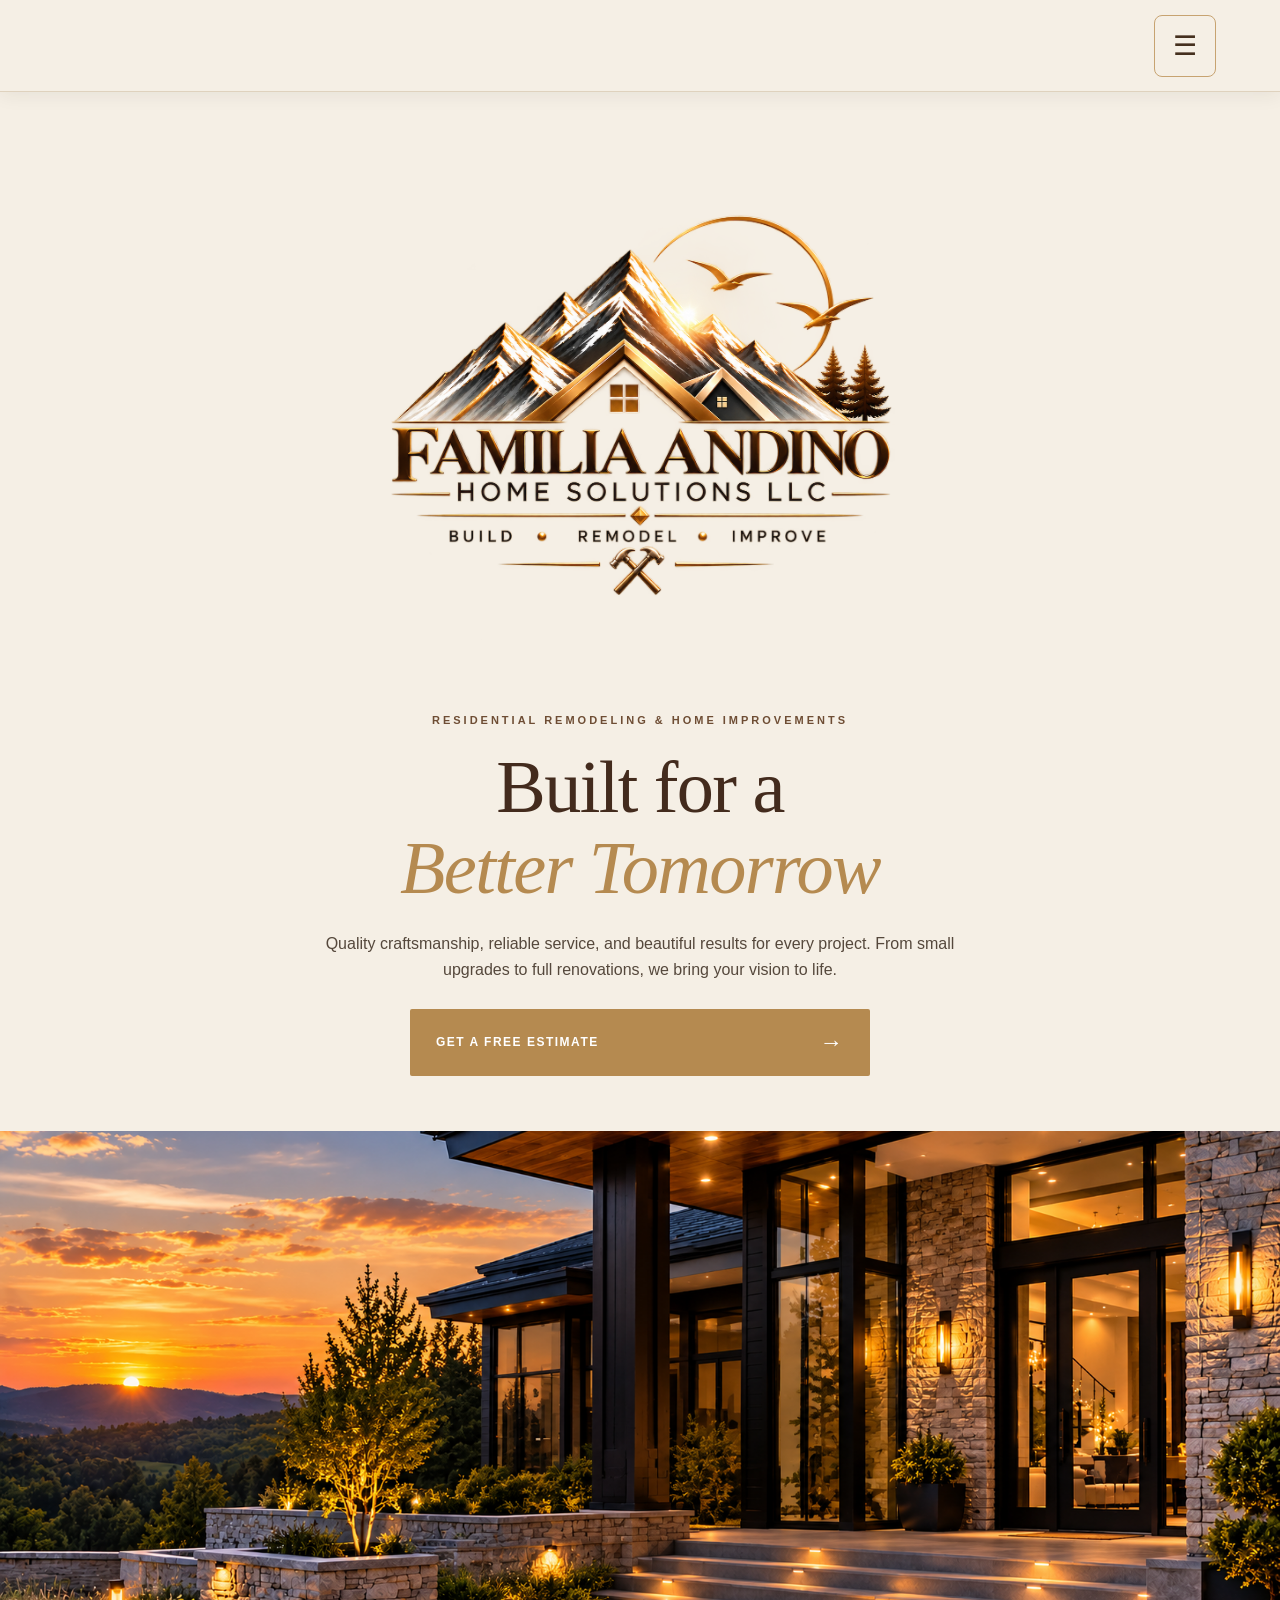
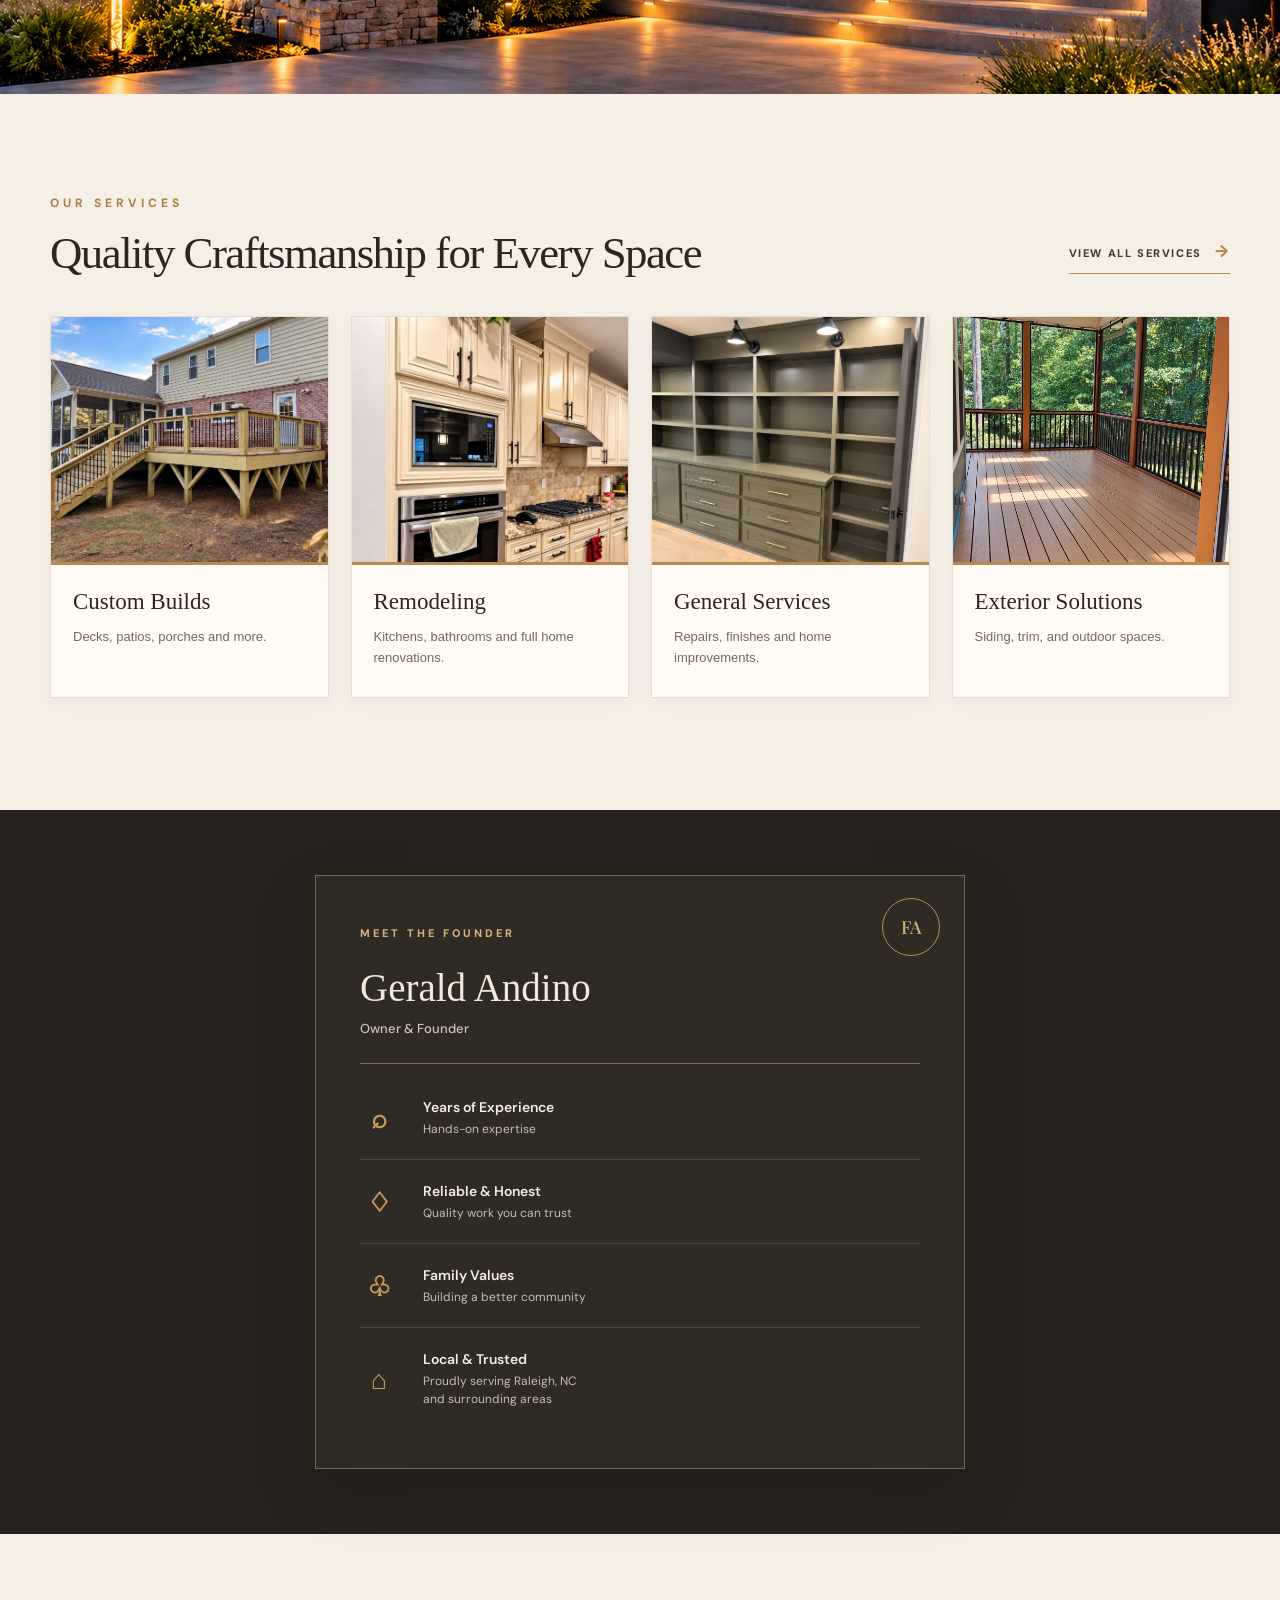
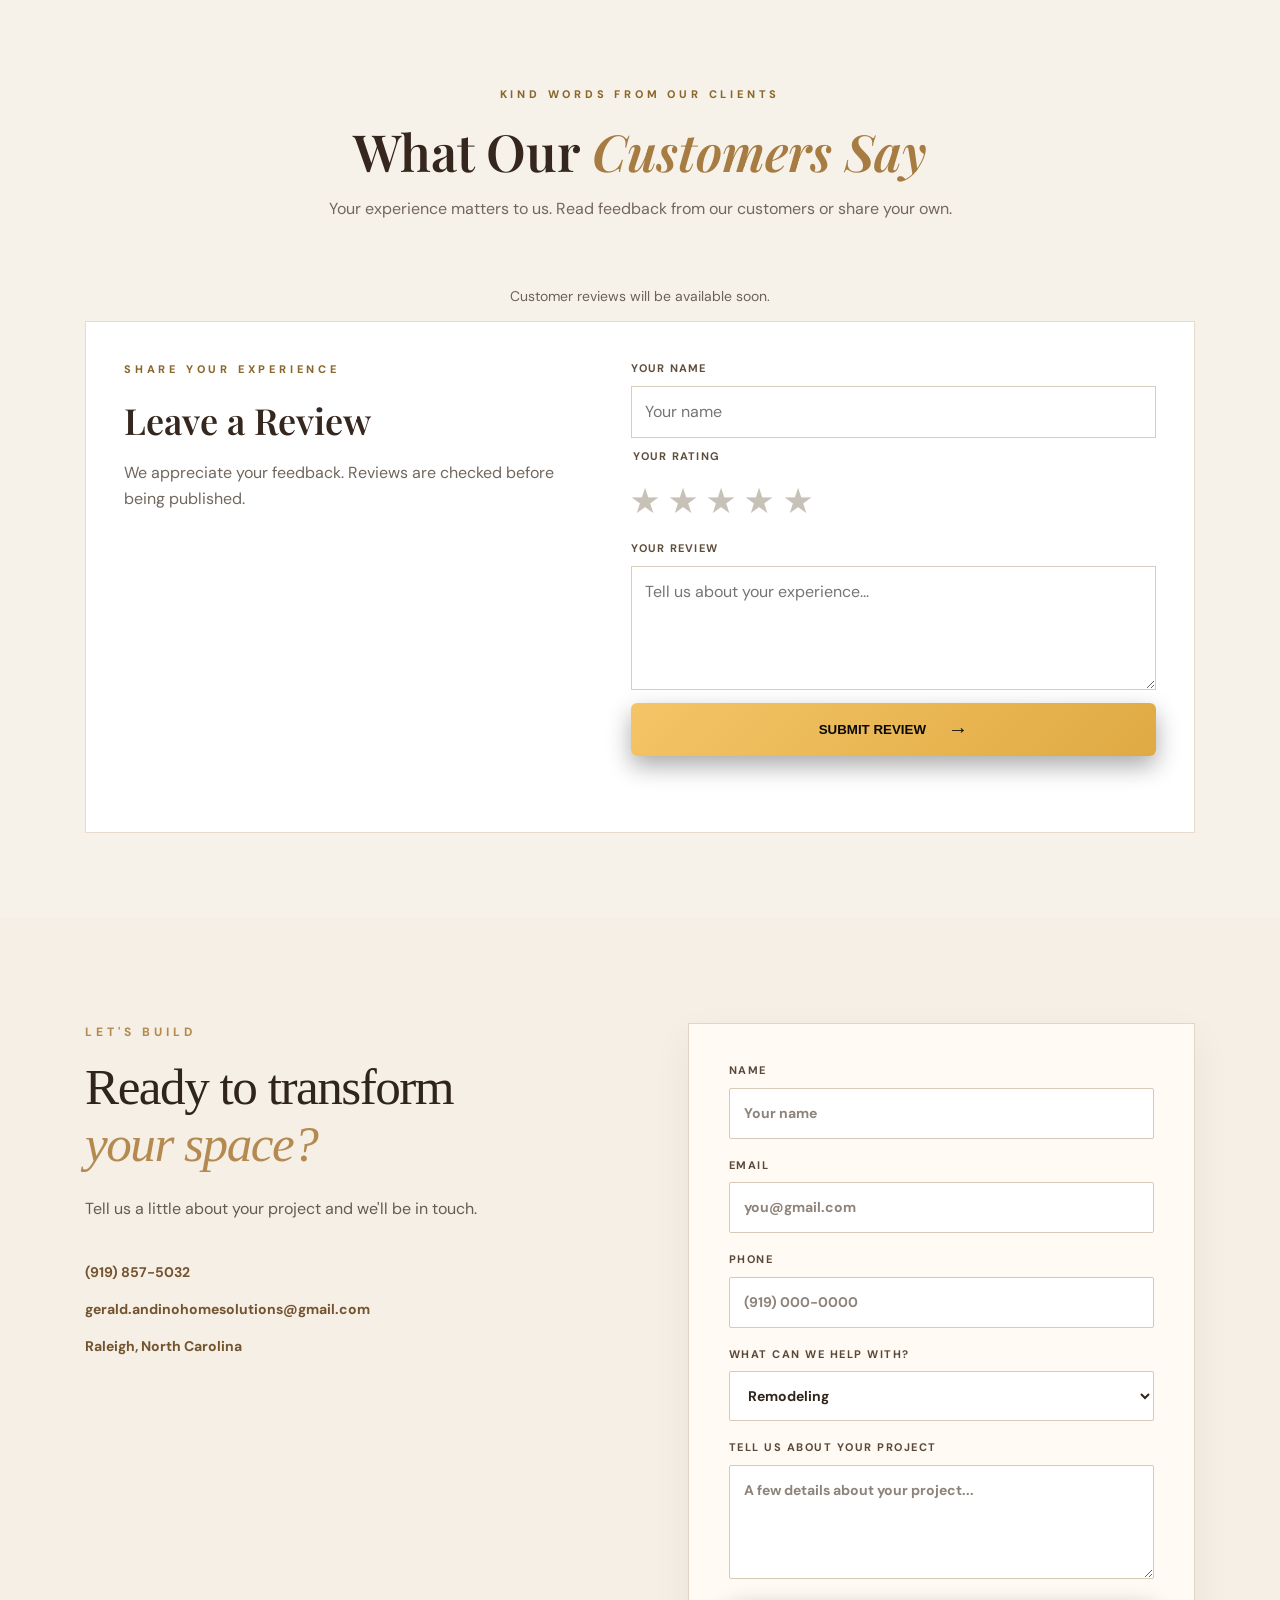
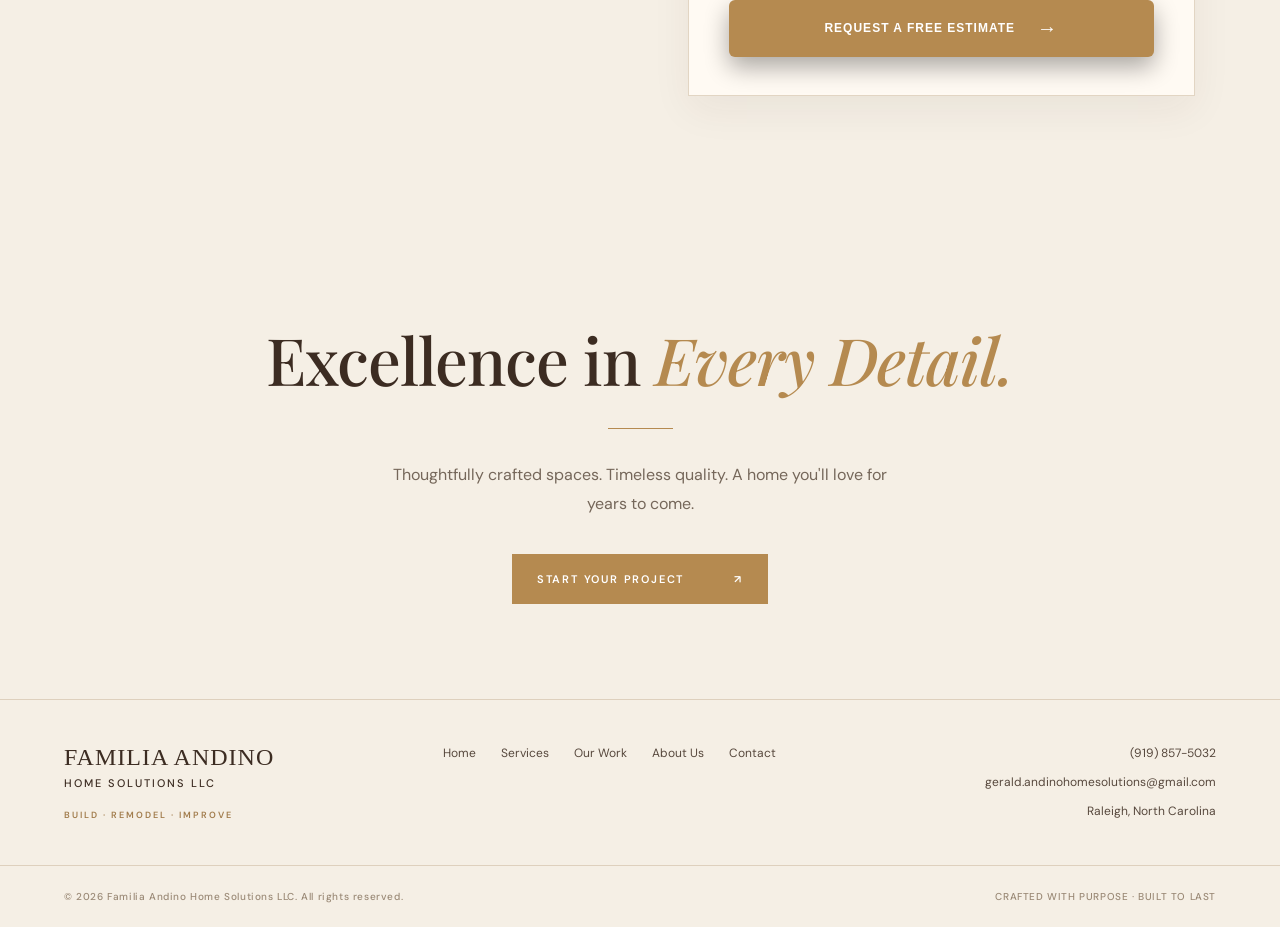
<file: index.html>
<!doctype html>
<html lang="en">
<head>
  <meta charset="UTF-8">
  <meta name="viewport" content="width=device-width, initial-scale=1.0">
  <meta name="description" content="Familia Andino Home Solutions — dependable home services, remodeling, repairs, carpentry, remodeling, repairs, deck construction and trim design in Raleigh, NC.">
  <title>Familia Andino Home Solutions | Raleigh, NC</title>
  <link rel="preconnect" href="https://fonts.googleapis.com">
  <link rel="preconnect" href="https://fonts.gstatic.com" crossorigin>
  <link href="https://fonts.googleapis.com/css2?family=DM+Sans:wght@400;500;600;700&family=Playfair+Display:ital,wght@0,500;0,600;0,700;1,600&display=swap" rel="stylesheet">
  <link rel="stylesheet" href="style.css?v=founder-card-20261022">
</head>
<body>
<header class="site-header" id="top">
  


  

  <button class="menu-toggle" aria-label="Open menu" aria-expanded="false" aria-controls="site-navigation-drawer">☰</button>
</header>
  

<main>
<section class="hero hero-premium hero-editorial hero-centered-cream">
  <div class="hero-editorial-content">
    <img class="hero-featured-logo" src="assets/Familia%20Andino%20Mountain%20Home%20Emblem.png" alt="Familia Andino Home Solutions LLC — Build, Remodel, Improve">
    <p class="hero-editorial-eyebrow">RESIDENTIAL REMODELING &amp; HOME IMPROVEMENTS</p>
    <h1>Built for a<br><em>Better Tomorrow</em></h1>
    <p class="hero-editorial-description">Quality craftsmanship, reliable service, and beautiful results for every project. From small upgrades to full renovations, we bring your vision to life.</p>
    <a class="hero-editorial-cta" href="#contact">GET A FREE ESTIMATE <span aria-hidden="true">→</span></a>
  </div>
  <div class="hero-image" role="img" aria-label="Elegant modern home at golden hour"></div>
</section>

<section class="services" id="services">
  <div class="container"><div class="section-heading"><div><p class="eyebrow dark">OUR SERVICES</p><h2>Quality Craftsmanship for Every Space</h2></div><a class="text-link" href="#contact">VIEW ALL SERVICES <span>→</span></a></div>
  <div class="service-grid">
    <article class="service-card"><img src="assets/work-deck-finished.jpg" alt="Custom deck build"><div class="service-body"><h3>Custom Builds</h3><p>Decks, patios, porches and more.</p></div></article>
    <article class="service-card"><img src="assets/work-kitchen-remodel.jpg" alt="Kitchen remodeling"><div class="service-body"><h3>Remodeling</h3><p>Kitchens, bathrooms and full home renovations.</p></div></article>
    <article class="service-card"><img src="assets/work-built-in-cabinet.png" alt="Custom built-in cabinetry completed by Familia Andino Home Solutions"><div class="service-body"><h3>General Services</h3><p>Repairs, finishes and home improvements.</p></div></article>
    <article class="service-card"><img src="assets/work-screened-porch.jpg" alt="Exterior home solutions"><div class="service-body"><h3>Exterior Solutions</h3><p>Siding, trim, and outdoor spaces.</p></div></article>
  </div></div>
</section>

 
<section class="about-founder" id="about">
  <div class="about-split">
    <div class="about-right">
      <div class="founder-card">
        <div class="founder-card-title">MEET THE FOUNDER</div>
        <div class="founder-badge">FA</div>
        <h3>Gerald Andino</h3>
        <h4>Owner &amp; Founder</h4>
        <div class="founder-divider"></div>
        <div class="founder-point"><span class="founder-icon">⌕</span><div><strong>Years of Experience</strong><small>Hands-on expertise</small></div></div>
        <div class="founder-point"><span class="founder-icon">♢</span><div><strong>Reliable &amp; Honest</strong><small>Quality work you can trust</small></div></div>
        <div class="founder-point"><span class="founder-icon">♧</span><div><strong>Family Values</strong><small>Building a better community</small></div></div>
        <div class="founder-point"><span class="founder-icon">⌂</span><div><strong>Local &amp; Trusted</strong><small>Proudly serving Raleigh, NC<br>and surrounding areas</small></div></div>
      </div>
    </div>
  </div>
 



<section class="customer-reviews" id="reviews" aria-labelledby="reviews-title">
  <div class="container">
    <div class="reviews-heading">
      <p class="eyebrow dark">KIND WORDS FROM OUR CLIENTS</p>
      <h2 id="reviews-title">What Our <em>Customers Say</em></h2>
      <p>Your experience matters to us. Read feedback from our customers or share your own.</p>
    </div>
    <div id="reviews-list" class="reviews-grid" aria-live="polite"></div>
    <p id="reviews-empty" class="reviews-note" hidden>No published reviews yet. Be the first to share your experience!</p>
    <div class="review-form-panel">
      <div><p class="eyebrow dark">SHARE YOUR EXPERIENCE</p><h3>Leave a Review</h3><p>We appreciate your feedback. Reviews are checked before being published.</p></div>
      <form id="customer-review-form">
        <label for="review-name">YOUR NAME</label><input id="review-name" name="name" maxlength="80" autocomplete="name" required placeholder="Your name">
        <fieldset class="review-rating"><legend>YOUR RATING</legend>
          <div class="review-stars" role="radiogroup" aria-label="Star rating">
            <label><input type="radio" name="rating" value="1" required><span>★</span><span class="sr-only">1 star</span></label>
            <label><input type="radio" name="rating" value="2"><span>★</span><span class="sr-only">2 stars</span></label>
            <label><input type="radio" name="rating" value="3"><span>★</span><span class="sr-only">3 stars</span></label>
            <label><input type="radio" name="rating" value="4"><span>★</span><span class="sr-only">4 stars</span></label>
            <label><input type="radio" name="rating" value="5"><span>★</span><span class="sr-only">5 stars</span></label>
          </div>
        </fieldset>
        <label for="review-message">YOUR REVIEW</label><textarea id="review-message" name="message" maxlength="1500" minlength="15" rows="4" required placeholder="Tell us about your experience..."></textarea>
        <div class="review-honeypot" aria-hidden="true"><label>Website<input name="website" tabindex="-1" autocomplete="off"></label></div>
        <button class="gold-btn submit" type="submit">SUBMIT REVIEW <span aria-hidden="true">→</span></button>
        <p id="review-form-status" class="reviews-note" role="status" aria-live="polite"></p>
      </form>
    </div>
  </div>
</section>
<link rel="stylesheet" href="reviews.css?v=1">
<script src="reviews.js" defer></script>

<section class="contact" id="contact"><div class="container contact-grid">
  <div><p class="eyebrow">LET'S BUILD</p><h2>Ready to transform<br><em>your space?</em></h2><p>Tell us a little about your project and we'll be in touch.</p><div class="contact-details"><a href="tel:+19198575032">(919) 857-5032</a><a href="mailto:gerald.andinohomesolutions@gmail.com">gerald.andinohomesolutions@gmail.com</a><span>Raleigh, North Carolina</span></div></div>
  <form action="mailto:gerald.andinohomesolutions@gmail.com" method="post" enctype="text/plain"><label>NAME<input name="name" required placeholder="Your name"></label><label>EMAIL<input type="email" name="email" required placeholder="you@gmail.com"></label><label>PHONE<input name="phone" placeholder="(919) 000-0000"></label><label>WHAT CAN WE HELP WITH?<select name="service"><option>Remodeling</option><option>Carpentry</option><option>General Repairs</option><option>Trim Design</option></select></label><label>TELL US ABOUT YOUR PROJECT<textarea name="message" rows="4" placeholder="A few details about your project..."></textarea></label><button class="gold-btn submit">REQUEST A FREE ESTIMATE <span>→</span></button></form>
</div></section>
</main>
<footer class="footer footer-refined">
  <div class="footer-refined-main">
    
    <h2>Excellence in <em>Every Detail.</em></h2>
    <div class="footer-refined-rule" aria-hidden="true"></div>
    <p class="footer-refined-intro">Thoughtfully crafted spaces. Timeless quality. A home you'll love for years to come.</p>
    <a class="footer-refined-button" href="#contact">START YOUR PROJECT <span aria-hidden="true">↗</span></a>
  </div>
  <div class="footer-refined-info">
    <div class="footer-refined-identity"><strong>FAMILIA ANDINO</strong><span>HOME SOLUTIONS LLC</span><small>BUILD · REMODEL · IMPROVE</small></div>
    <nav aria-label="Footer navigation" class="footer-refined-nav">
      <a href="#top">Home</a><a href="#services">Services</a><a href="gallery.html">Our Work</a><a href="about.html">About Us</a><a href="#contact">Contact</a>
    </nav>
    <div class="footer-refined-contact"><a href="tel:+19198575032">(919) 857-5032</a><a href="mailto:gerald.andinohomesolutions@gmail.com">gerald.andinohomesolutions@gmail.com</a><span>Raleigh, North Carolina</span></div>
  </div>
  <div class="footer-refined-bottom"><span>© 2026 Familia Andino Home Solutions LLC. All rights reserved.</span><span>CRAFTED WITH PURPOSE · BUILT TO LAST</span></div>
</footer>
<script src="script.js"></script>
</body></html>
</file>
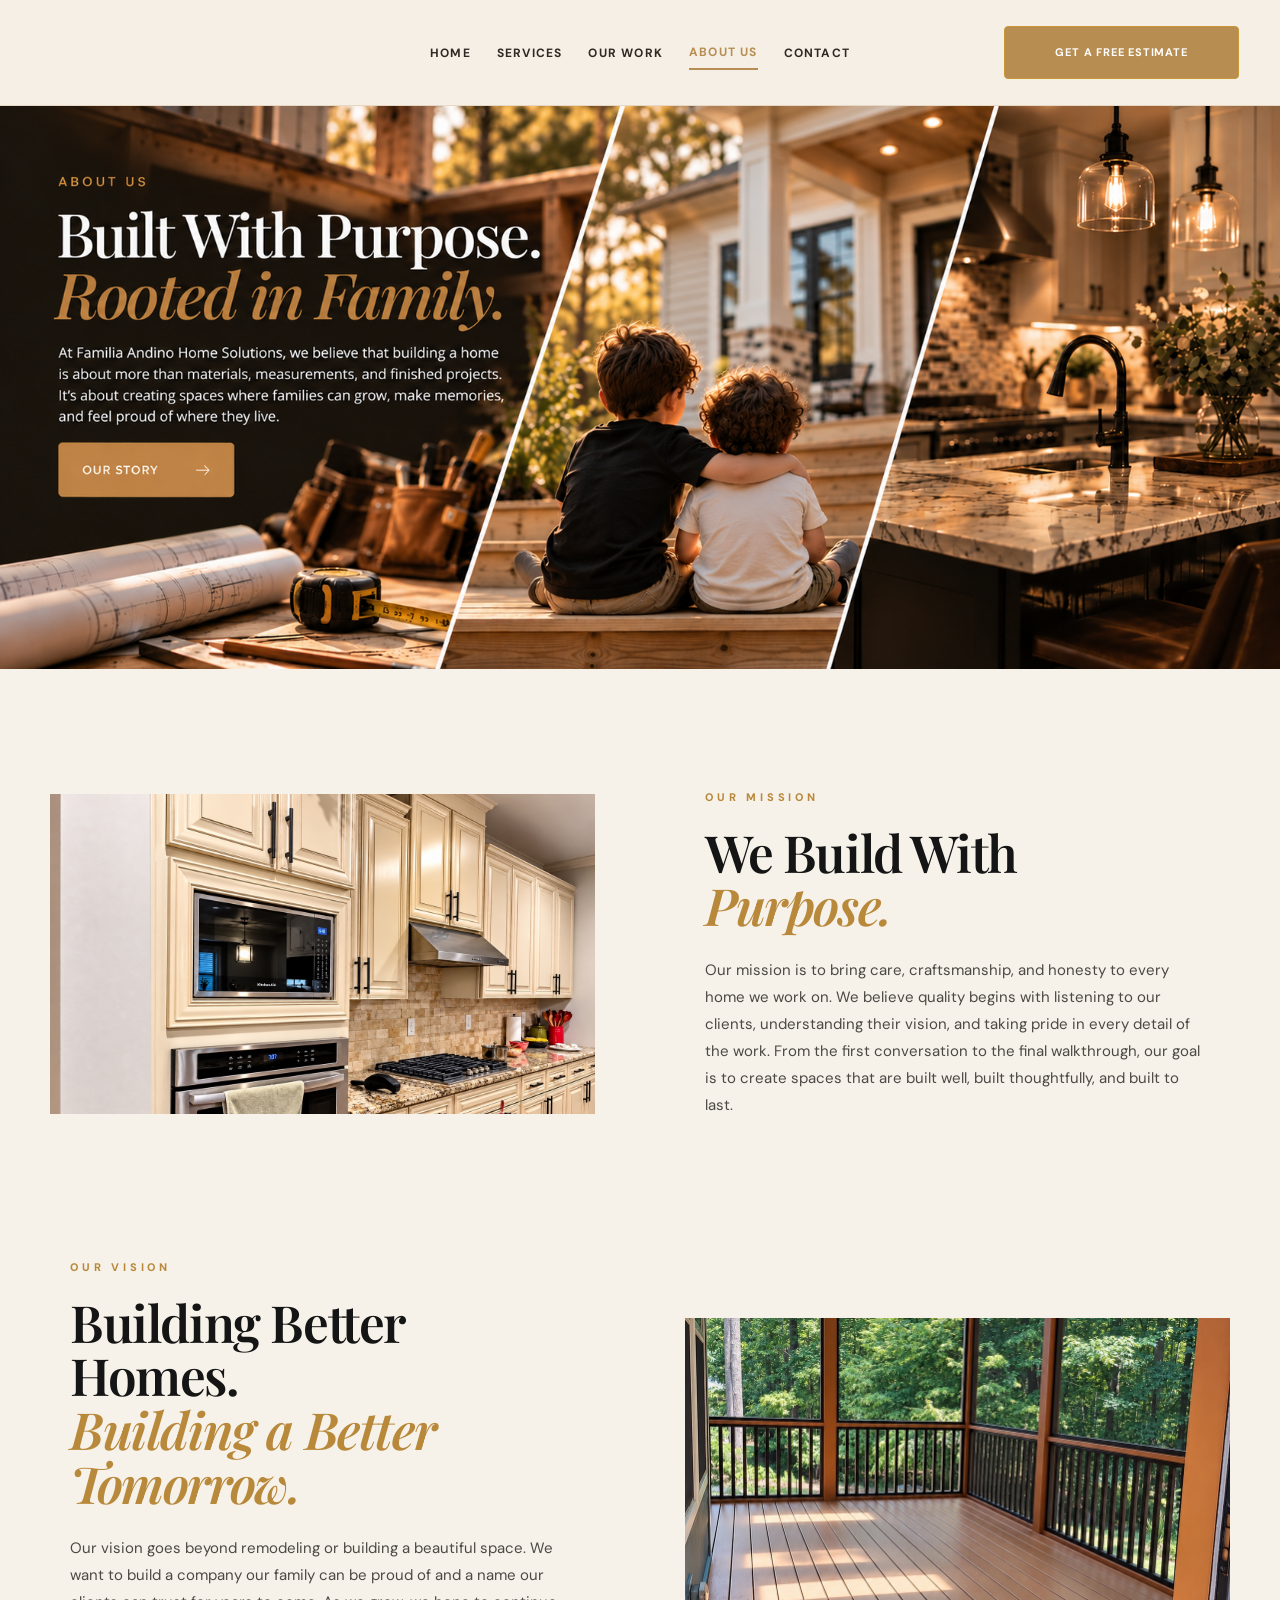
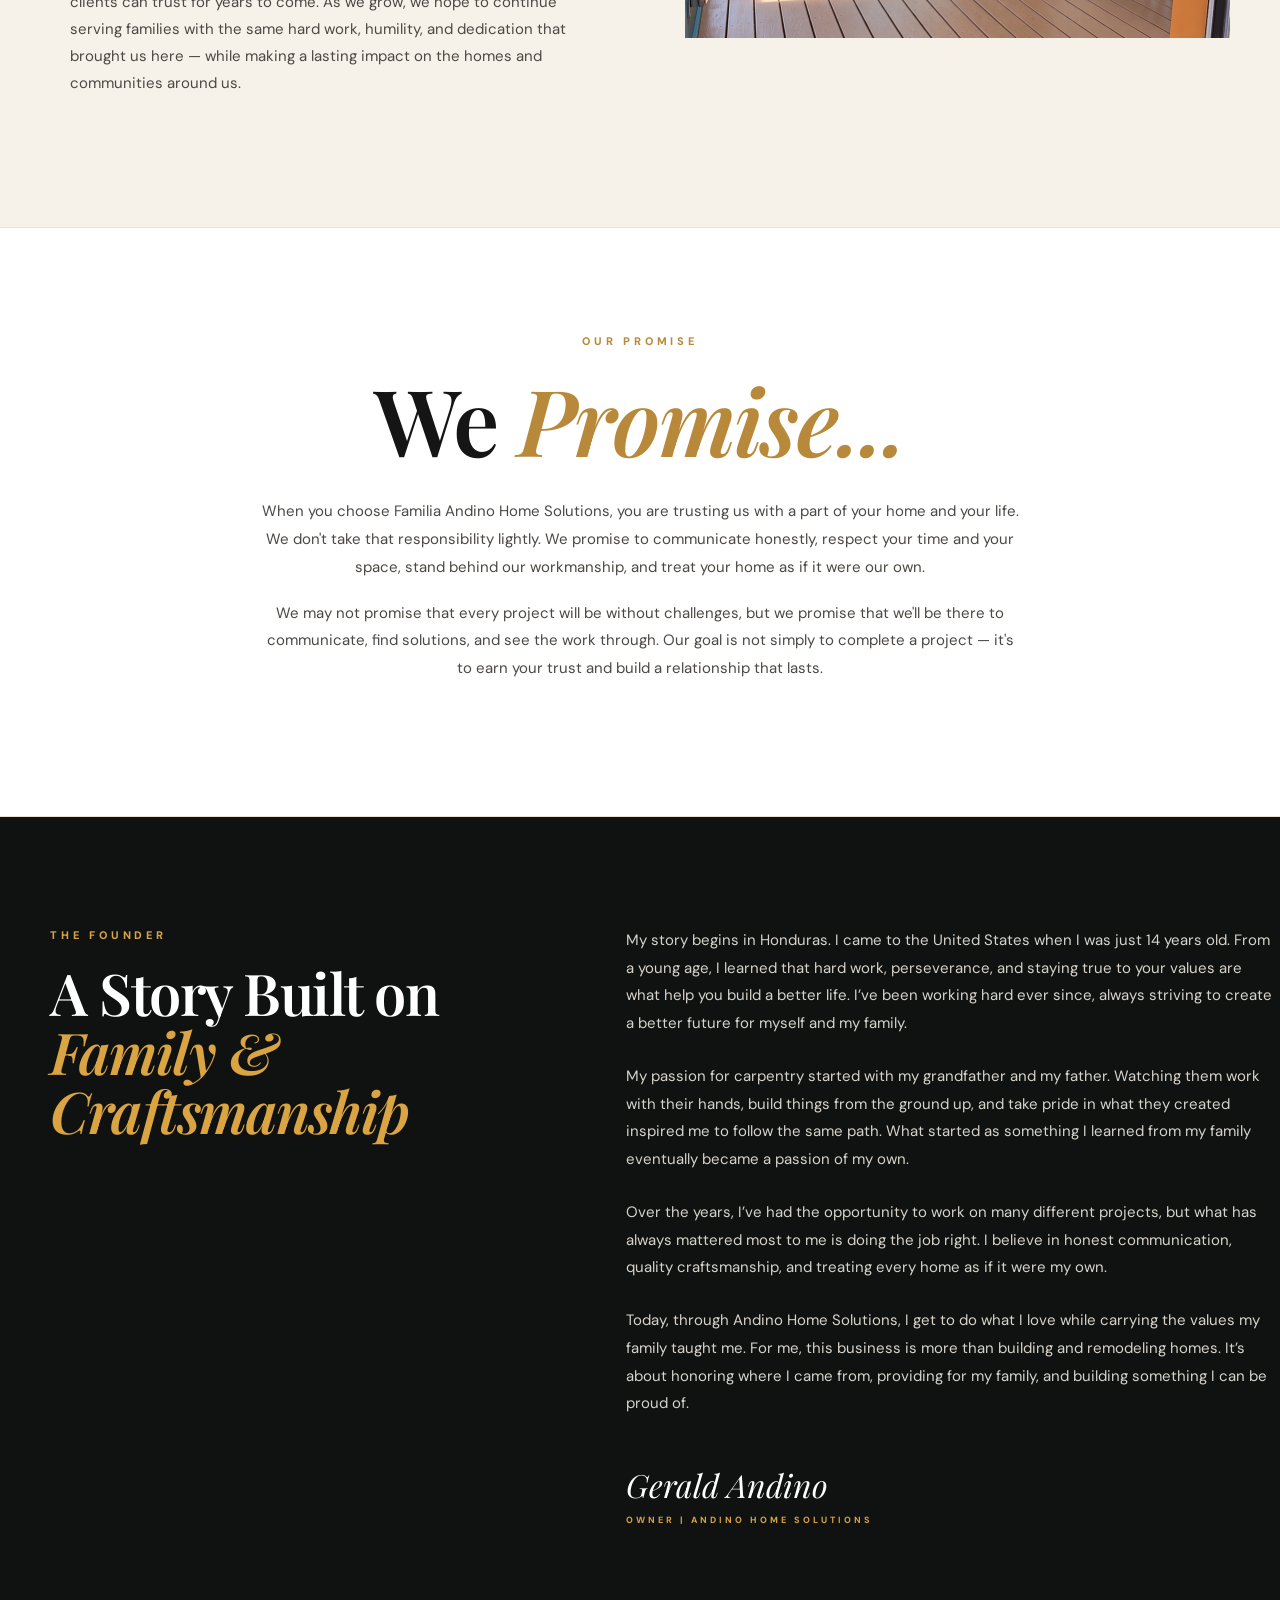
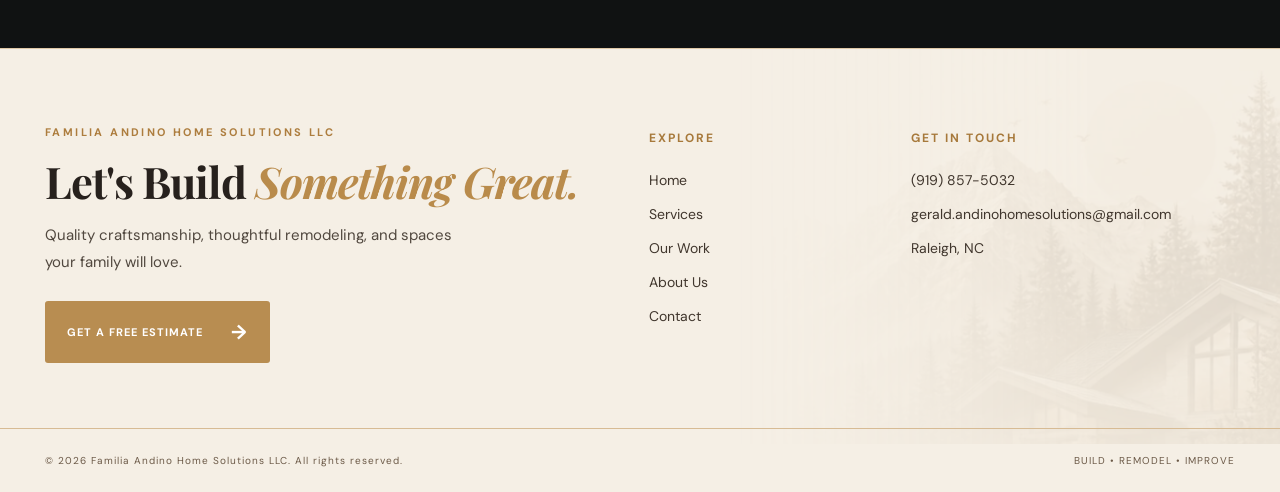
<file: about.html>
<!DOCTYPE html>
<html lang="en">
<head>
  <meta charset="UTF-8">
  <meta name="viewport" content="width=device-width, initial-scale=1.0">

  <title>About Us | Familia Andino Home Solutions</title>

  <meta name="description" content="Learn about Familia Andino Home Solutions, our mission, vision, promise, and Gerald Andino's story.">

  <link rel="preconnect" href="https://fonts.googleapis.com">
  <link rel="preconnect" href="https://fonts.gstatic.com" crossorigin>

  <link href="https://fonts.googleapis.com/css2?family=DM+Sans:wght@400;500;600;700&family=Playfair+Display:ital,wght@0,500;0,600;1,500;1,600&display=swap" rel="stylesheet">

  <link rel="stylesheet" href="style.css">

<style>
/* About Us header: same compact, centered navigation as Our Work */
.about-page > .about-clean-header{
 position:relative !important;top:auto !important;left:auto !important;
 width:100% !important;height:106px !important;min-height:106px !important;
 display:flex !important;align-items:center !important;justify-content:center !important;
 gap:26px !important;padding:0 3.2% !important;
 background:#f5efe5 !important;border-bottom:1px solid #e6d8c4 !important;
 z-index:100 !important;box-sizing:border-box !important;
}
.about-page > .about-clean-header .nav{
 position:relative !important;inset:auto !important;transform:none !important;
 display:flex !important;align-items:center !important;justify-content:flex-start !important;
 gap:26px !important;width:max-content !important;flex:0 0 auto !important;
 margin:0 !important;padding:0 !important;
}
.about-page > .about-clean-header .nav a{
 color:#302923 !important;text-transform:uppercase !important;
 font:700 12px/1.5 "DM Sans",sans-serif !important;
 letter-spacing:1.2px !important;text-decoration:none !important;
 padding:7px 0 !important;border:0 !important;white-space:nowrap !important;
}
.about-page > .about-clean-header .nav a.active{
 color:#b88d51 !important;border-bottom:2px solid #b88d51 !important;
}
.about-page > .about-clean-header .header-actions{
 position:absolute !important;right:3.2% !important;top:50% !important;
 transform:translateY(-50%) !important;margin:0 !important;
}
.about-page > .about-clean-header .header-quote{
 display:inline-flex !important;align-items:center !important;justify-content:center !important;
 background:#b88d51 !important;color:white !important;border-radius:4px !important;
 padding:18px 25px !important;min-width:235px !important;
 font:700 11px/1.3 "DM Sans",sans-serif !important;
 letter-spacing:.8px !important;text-transform:uppercase !important;text-decoration:none !important;
}
.about-page > .about-clean-header .menu-toggle{display:none !important}
@media(max-width:1100px) and (min-width:951px){
 .about-page > .about-clean-header{justify-content:flex-start !important}
 .about-page > .about-clean-header .nav{gap:17px !important}
 .about-page > .about-clean-header .header-quote{min-width:170px !important;padding:16px !important}
}
@media(max-width:950px){
 .about-page > .about-clean-header{height:76px !important;min-height:76px !important;justify-content:flex-end !important;padding:0 22px !important}
 .about-page > .about-clean-header .nav{display:none !important}
 .about-page > .about-clean-header .header-actions{position:static !important;transform:none !important;margin-right:15px !important}
 .about-page > .about-clean-header .header-quote{min-width:0 !important;padding:13px 16px !important;font-size:10px !important}
 .about-page > .about-clean-header .menu-toggle{display:block !important;position:static !important;color:#302923 !important}
}
</style>

<style>
/* About hero: editorial three-panel concept 5 */
.about-page .about-hero.about-hero-collage{
 position:relative !important;min-height:620px !important;
 display:flex !important;align-items:center !important;justify-content:flex-start !important;
 padding:90px max(6%,calc((100vw - 1400px)/2)) !important;
 background:#211d1a !important;overflow:hidden !important;
}
.about-page .about-hero-panels{position:absolute;inset:0;display:flex;z-index:0;overflow:hidden}
.about-page .about-panel{
 position:absolute;top:-5%;bottom:-5%;background-size:cover;background-position:center;
 filter:sepia(.45) saturate(.72) brightness(.82);
 border-left:5px solid #f4eadd;transform:skewX(-15deg);overflow:hidden;
}
.about-page .about-panel-craft{
 left:-10%;width:53%;background-image:url("assets/work-deck-progress.jpg");background-position:center;
 border-left:0;filter:sepia(.75) saturate(.65) brightness(.52);
}
.about-page .about-panel-family{
 left:43%;width:32%;background-image:url("assets/work-screened-porch.jpg");
 filter:sepia(.8) saturate(.6) brightness(.75);
}
.about-page .about-panel-home{
 left:74%;width:40%;background-image:url("assets/work-kitchen-remodel.jpg");
 filter:sepia(.65) saturate(.75) brightness(.85);
}
.about-page .about-hero-shade{
 position:absolute;inset:0;z-index:1;
 background:linear-gradient(90deg,rgba(14,13,12,.96) 0%,rgba(14,13,12,.91) 27%,rgba(14,13,12,.52) 48%,rgba(14,13,12,.06) 78%);
}
.about-page .about-hero-collage .about-hero-inner{
 position:relative !important;z-index:2 !important;
 margin:0 !important;padding:0 !important;max-width:700px !important;
 width:100% !important;text-align:left !important;
}
.about-page .about-hero-collage .eyebrow{
 color:#d4a257 !important;letter-spacing:3px !important;margin:0 0 20px !important;
}
.about-page .about-hero-collage h1{
 color:#fff !important;font:600 clamp(44px,4.6vw,75px)/1.1 "Playfair Display",serif !important;
 margin:0 0 23px !important;letter-spacing:-1.8px !important;
}
.about-page .about-hero-collage h1 em{color:#c8994e !important;font-style:italic !important}
.about-page .about-hero-collage .about-hero-text{
 color:#f0eae0 !important;max-width:520px !important;
 font:400 15px/1.85 "DM Sans",sans-serif !important;
 margin:0 0 28px !important;text-align:left !important;
}
.about-page .about-story-btn{
 display:inline-flex;align-items:center;gap:30px;
 background:#b88d51;color:#fff !important;padding:17px 25px;
 font:700 11px/1.3 "DM Sans",sans-serif;letter-spacing:1px;text-decoration:none;border-radius:3px;
}
.about-page .about-story-btn span{font-size:20px}
@media(max-width:750px){
 .about-page .about-hero.about-hero-collage{min-height:580px !important;padding:80px 25px !important}
 .about-page .about-panel-craft{width:100%;left:-20%}
 .about-page .about-panel-family{left:65%;width:65%}
 .about-page .about-panel-home{display:none}
 .about-page .about-hero-shade{background:linear-gradient(90deg,rgba(14,13,12,.94),rgba(14,13,12,.7))}
 .about-page .about-hero-collage h1{font-size:clamp(37px,8vw,57px) !important}
}
</style>

<style>
/* Approved About Us hero artwork: complete cinematic mockup image */
.about-page .about-hero.about-hero-collage{
 background:#211d1a url("assets/Andino-About-Us-Nueva-Foto.png") center center / cover no-repeat !important;
 min-height:clamp(460px,44vw,790px) !important;
 padding:0 !important;
}
.about-page .about-hero-collage .about-hero-panels,
.about-page .about-hero-collage .about-hero-shade,
.about-page .about-hero-collage .about-hero-inner{
 display:none !important;
}
@media(max-width:750px){
 .about-page .about-hero.about-hero-collage{
  min-height:420px !important;
  background-position:41% center !important;
 }
}
</style>

<style>
/* Stronger Our Promise typography */
.about-page .promise-section .promise-copy h2{
 font-size:clamp(76px,7.2vw,132px) !important;
 line-height:1.12 !important;
 letter-spacing:-2px !important;
 margin-bottom:28px !important;
}
@media(max-width:700px){
 .about-page .promise-section .promise-copy h2{
  font-size:clamp(53px,12vw,82px) !important;
  letter-spacing:-1px !important;
 }
}
</style>

<style>
/* About Us — refined compact cream footer */
.about-page .about-simple-footer{
 position:relative;overflow:hidden;background:#f5efe5;color:#302923;
 border-top:1px solid #dfc8a6;font-family:"DM Sans",sans-serif;
}
.about-page .about-simple-footer::before{
 content:"";position:absolute;right:0;bottom:48px;width:43%;height:90%;
 background:url("assets/andino-footer-mountains-realistic.webp") right center / cover no-repeat;
 opacity:.13;pointer-events:none;
 -webkit-mask-image:linear-gradient(90deg,transparent,#000 65%);
 mask-image:linear-gradient(90deg,transparent,#000 65%);
}
.about-page .about-footer-main{
 position:relative;z-index:1;max-width:1420px;margin:auto;
 padding:75px 45px 65px;display:grid;grid-template-columns:1.5fr .55fr .9fr;
 gap:clamp(35px,5vw,90px);align-items:start;
}
.about-page .about-footer-kicker{
 color:#ad7d3e;font-size:11px;font-weight:700;letter-spacing:2.4px;margin:0 0 16px;
}
.about-page .about-footer-intro h2{
 color:#27211d;font-family:"Playfair Display",Georgia,serif;
 font-size:clamp(34px,3.4vw,57px);line-height:1.15;letter-spacing:-1px;margin:0 0 16px;
}
.about-page .about-footer-intro h2 em{color:#b98b4b}
.about-page .about-footer-intro>p:not(.about-footer-kicker){
 font-size:15px;line-height:1.8;max-width:420px;margin:0 0 25px;color:#51483f;
}
.about-page .about-footer-button{
 display:inline-flex;gap:28px;align-items:center;justify-content:space-between;
 padding:16px 22px;border-radius:3px;background:#b88d51;color:white !important;
 font-size:11px;font-weight:700;letter-spacing:1px;text-decoration:none;
}
.about-page .about-footer-button span{font-size:20px}
.about-page .about-footer-nav,.about-page .about-footer-contact{
 display:flex;flex-direction:column;align-items:flex-start;gap:13px;min-width:0;
}
.about-page .about-simple-footer h3{
 color:#a7793b;font-size:12px;letter-spacing:2px;font-weight:700;margin:5px 0 10px;
}
.about-page .about-footer-nav a,.about-page .about-footer-contact a,.about-page .about-footer-contact p{
 color:#40362d;font-size:14px;line-height:1.5;text-decoration:none;margin:0;overflow-wrap:anywhere;
}
.about-page .about-footer-nav a:hover,.about-page .about-footer-contact a:hover{color:#a7793b}
.about-page .about-footer-bottom{
 position:relative;z-index:1;border-top:1px solid #d7bb94;
 max-width:1420px;margin:auto;padding:24px 45px;
 display:flex;justify-content:space-between;gap:18px;
 color:#6b5947;font-size:10px;letter-spacing:1px;
}
@media(max-width:900px){
 .about-page .about-footer-main{grid-template-columns:1fr 1fr;gap:40px;padding:55px 30px}
 .about-page .about-footer-intro{grid-column:1/-1}
 .about-page .about-simple-footer::before{width:70%;opacity:.08}
 .about-page .about-footer-bottom{padding:23px 30px}
}
@media(max-width:560px){
 .about-page .about-footer-main{grid-template-columns:1fr;gap:30px;padding:45px 23px}
 .about-page .about-footer-intro{grid-column:auto}
 .about-page .about-footer-nav,.about-page .about-footer-contact{border-top:1px solid #ddc9ab;padding-top:20px}
 .about-page .about-footer-bottom{padding:22px 23px;flex-direction:column}
}
</style>
<style>
/* About Us phone layout */
@media(max-width:950px){
 .about-page > .about-clean-header{justify-content:flex-end !important;overflow:visible !important}
 .about-page > .about-clean-header .header-actions{display:none !important}
 .about-page > .about-clean-header .menu-toggle{display:flex !important}
 .about-page > .about-clean-header .nav{display:none !important}
 .about-page > .about-clean-header .nav.mobile-open{
   display:flex !important;position:absolute !important;left:0 !important;right:0 !important;
   width:100% !important;top:76px !important;height:auto !important;
   flex-direction:column !important;align-items:stretch !important;gap:0 !important;
   padding:12px 18px 0 !important;background:#f5efe5 !important;
 }
 .about-page > .about-clean-header .nav-right.mobile-open{
   top:229px !important;padding:0 18px 14px !important;
 }
 .about-page > .about-clean-header .nav a{width:100% !important;padding:12px 8px !important}
 .about-page .about-footer-main{grid-template-columns:1fr !important;gap:30px !important;padding:48px 24px !important}
 .about-page .about-footer-bottom{padding:20px 24px !important;flex-wrap:wrap !important;gap:10px !important}
}
@media(max-width:750px){
 .about-page .about-hero.about-hero-collage{
   display:flex !important;flex-direction:column !important;align-items:stretch !important;
   min-height:0 !important;padding:0 !important;background:#211d1a !important;
 }
 .about-page .about-hero.about-hero-collage::before{
   content:"";display:block;width:100%;height:clamp(230px,75vw,400px);
   background:url("assets/Andino-About-Us-Nueva-Foto.png") 54% center / auto 100% no-repeat;
 }
 .about-page .about-hero-collage .about-hero-inner{
   display:block !important;padding:28px 24px 34px !important;max-width:100% !important;
 }
 .about-page .about-hero-collage h1{font-size:clamp(36px,9vw,52px) !important;letter-spacing:-1px !important}
 .about-page .about-hero-collage .about-hero-text{font-size:14px !important;line-height:1.7 !important}
 .about-page .promise-section .promise-copy h2{font-size:clamp(43px,11vw,65px) !important}
}
</style>
<style>
/* Mobile About hero: show the complete designed artwork once, without cropping or repeated copy */
@media(max-width:750px){
 .about-page .about-hero.about-hero-collage{
  display:block !important;min-height:0 !important;height:auto !important;
  padding:0 !important;margin:0 !important;background:#211d1a !important;
  overflow:hidden !important;
 }
 .about-page .about-hero.about-hero-collage::before{
  content:"" !important;display:block !important;width:100% !important;
  height:auto !important;aspect-ratio: 1659 / 896 !important;
  background-image:url("assets/Andino-About-Us-Nueva-Foto.png") !important;
  background-size:100% 100% !important;background-position:center !important;
  background-repeat:no-repeat !important;
 }
 .about-page .about-hero-collage .about-hero-inner,
 .about-page .about-hero-collage .about-hero-panels,
 .about-page .about-hero-collage .about-hero-shade{display:none !important}
}
</style>
<style>
/* About Us mobile header: always-visible compact navigation */
@media(max-width:950px){
 .about-page > .about-clean-header{
  height:auto !important;min-height:76px !important;padding:12px 14px !important;
  display:flex !important;align-items:center !important;justify-content:center !important;
  flex-wrap:wrap !important;gap:0 !important;
 }
 .about-page > .about-clean-header .nav,
 .about-page > .about-clean-header .nav-left,
 .about-page > .about-clean-header .nav-right{
  position:static !important;inset:auto !important;transform:none !important;
  display:contents !important;width:auto !important;height:auto !important;
  margin:0 !important;padding:0 !important;background:transparent !important;
  box-shadow:none !important;
 }
 .about-page > .about-clean-header .nav a{
  display:inline-flex !important;align-items:center !important;justify-content:center !important;
  flex:0 0 auto !important;width:auto !important;min-height:40px !important;height:auto !important;
  padding:9px 9px !important;margin:0 !important;border-bottom:0 !important;
  color:#302923 !important;font-size:10px !important;letter-spacing:.5px !important;
  white-space:nowrap !important;
 }
 .about-page > .about-clean-header .nav a.active{border-bottom:2px solid #b88d51 !important}
 .about-page > .about-clean-header .menu-toggle,
 .about-page > .about-clean-header .header-actions{display:none !important}
}
@media(max-width:390px){
 .about-page > .about-clean-header .nav a{font-size:9px !important;padding:8px 7px !important}
}
</style>
</head>

<body class="about-page">

<header class="site-header about-clean-header" id="top">
  <nav class="nav nav-left">
    <a href="index.html">Home</a>
    <a href="index.html#services">Services</a>
    <a href="gallery.html">Our Work</a>
  </nav>
  <nav class="nav nav-right">
    <a class="active" href="about.html">About Us</a>
    <a href="index.html#contact">Contact</a>
  </nav>
  <div class="header-actions">
    <a class="gold-btn header-quote" href="index.html#contact">Get a Free Estimate</a>
  </div>
  <button class="menu-toggle" aria-label="Open menu" aria-expanded="false">☰</button>
</header>


<main>

  <!-- ABOUT PAGE INTRO -->

  <section class="about-hero about-hero-collage">
  <div class="about-hero-panels" aria-hidden="true">
    <div class="about-panel about-panel-craft"></div>
    <div class="about-panel about-panel-family"></div>
    <div class="about-panel about-panel-home"></div>
  </div>
  <div class="about-hero-shade"></div>
  <div class="about-hero-inner">
    <p class="eyebrow">ABOUT US</p>
    <h1>Built With Purpose.<br><em>Rooted in Family.</em></h1>
    <p class="about-hero-text">At Familia Andino Home Solutions, we believe that building a home is about more than materials, measurements, and finished projects. It's about creating spaces where families can grow, make memories, and feel proud of where they live.</p>
    <a class="about-story-btn" href="#founder">OUR STORY <span aria-hidden="true">→</span></a>
  </div>
</section>


  <!-- MISSION + VISION -->

  <section class="mission-vision">

    <div class="mission-vision-grid">

      <div class="mv-image mv-image-top">
        <img src="assets/work-kitchen-remodel.jpg"
             alt="Kitchen remodeling project by Familia Andino Home Solutions">
      </div>

      <div class="mv-copy mv-copy-mission">

        <p class="eyebrow">OUR MISSION</p>

        <h2>
          We Build With <em>Purpose.</em>
        </h2>

       <p>
  Our mission is to bring care, craftsmanship, and honesty to every home we
  work on. We believe quality begins with listening to our clients,
  understanding their vision, and taking pride in every detail of the work.
  From the first conversation to the final walkthrough, our goal is to create
  spaces that are built well, built thoughtfully, and built to last.
</p>

      </div>


      <div class="mv-copy mv-copy-vision">

        <p class="eyebrow">OUR VISION</p>

        <h2>
          Building Better Homes.<br>
          <em>Building a Better Tomorrow.</em>
        </h2>

       <p>
  Our vision goes beyond remodeling or building a beautiful space. We want
  to build a company our family can be proud of and a name our clients can
  trust for years to come. As we grow, we hope to continue serving families
  with the same hard work, humility, and dedication that brought us here —
  while making a lasting impact on the homes and communities around us.
</p>

      </div>


      <div class="mv-image mv-image-bottom">
        <img src="assets/work-screened-porch.jpg"
             alt="Screened porch project by Familia Andino Home Solutions">
      </div>

    </div>

  </section>


  <!-- OUR PROMISE -->

  <section class="promise-section">

    <div class="promise-inner">

      <div class="promise-copy">

        <p class="eyebrow">OUR PROMISE</p>

        <h2>
          We <em>Promise...</em>
        </h2>

<p>
  When you choose Familia Andino Home Solutions, you are trusting us with
  a part of your home and your life. We don't take that responsibility lightly.
  We promise to communicate honestly, respect your time and your space,
  stand behind our workmanship, and treat your home as if it were our own.
</p>

<p>
  We may not promise that every project will be without challenges, but we
  promise that we'll be there to communicate, find solutions, and see the
  work through. Our goal is not simply to complete a project — it's to earn
  your trust and build a relationship that lasts.
</p>

      </div>

    </div>

  </section>


  <!-- GERALD'S STORY -->

  <section id="founder" class="gerald-story">

    <div class="gerald-story-grid">

      <div class="gerald-story-heading">

        <p class="eyebrow">THE FOUNDER</p>

        <h2>
          A Story Built on<br>
          <em>Family & Craftsmanship</em>
        </h2>

      </div>


      <div class="gerald-story-copy">

        <p>
          My story begins in Honduras. I came to the United States when I was
          just 14 years old. From a young age, I learned that hard work,
          perseverance, and staying true to your values are what help you build
          a better life. I’ve been working hard ever since, always striving to
          create a better future for myself and my family.
        </p>

        <p>
          My passion for carpentry started with my grandfather and my father.
          Watching them work with their hands, build things from the ground up,
          and take pride in what they created inspired me to follow the same
          path. What started as something I learned from my family eventually
          became a passion of my own.
        </p>

        <p>
          Over the years, I’ve had the opportunity to work on many different
          projects, but what has always mattered most to me is doing the job
          right. I believe in honest communication, quality craftsmanship,
          and treating every home as if it were my own.
        </p>

        <p>
          Today, through Andino Home Solutions, I get to do what I love while
          carrying the values my family taught me. For me, this business is more
          than building and remodeling homes. It’s about honoring where I came
          from, providing for my family, and building something I can be proud of.
        </p>

        <div class="gerald-signature">
          <div>Gerald Andino</div>
          <span>OWNER | ANDINO HOME SOLUTIONS</span>
        </div>

      </div>

    </div>

  </section>

</main>


<!-- FOOTER -->

<footer class="about-simple-footer">
  <div class="about-footer-main">
    <div class="about-footer-intro">
      <p class="about-footer-kicker">FAMILIA ANDINO HOME SOLUTIONS LLC</p>
      <h2>Let's Build <em>Something Great.</em></h2>
      <p>Quality craftsmanship, thoughtful remodeling, and spaces your family will love.</p>
      <a class="about-footer-button" href="index.html#contact">GET A FREE ESTIMATE <span aria-hidden="true">→</span></a>
    </div>
    <nav class="about-footer-nav" aria-label="Footer navigation">
      <h3>EXPLORE</h3>
      <a href="index.html">Home</a>
      <a href="index.html#services">Services</a>
      <a href="gallery.html">Our Work</a>
      <a href="about.html">About Us</a>
      <a href="index.html#contact">Contact</a>
    </nav>
    <div class="about-footer-contact">
      <h3>GET IN TOUCH</h3>
      <a href="tel:+19198575032">(919) 857-5032</a>
      <a href="mailto:gerald.andinohomesolutions@gmail.com">gerald.andinohomesolutions@gmail.com</a>
      <p>Raleigh, NC</p>
    </div>
  </div>
  <div class="about-footer-bottom"><span>© 2026 Familia Andino Home Solutions LLC. All rights reserved.</span><span>BUILD • REMODEL • IMPROVE</span></div>
</footer>

</body>
</html>
</file>
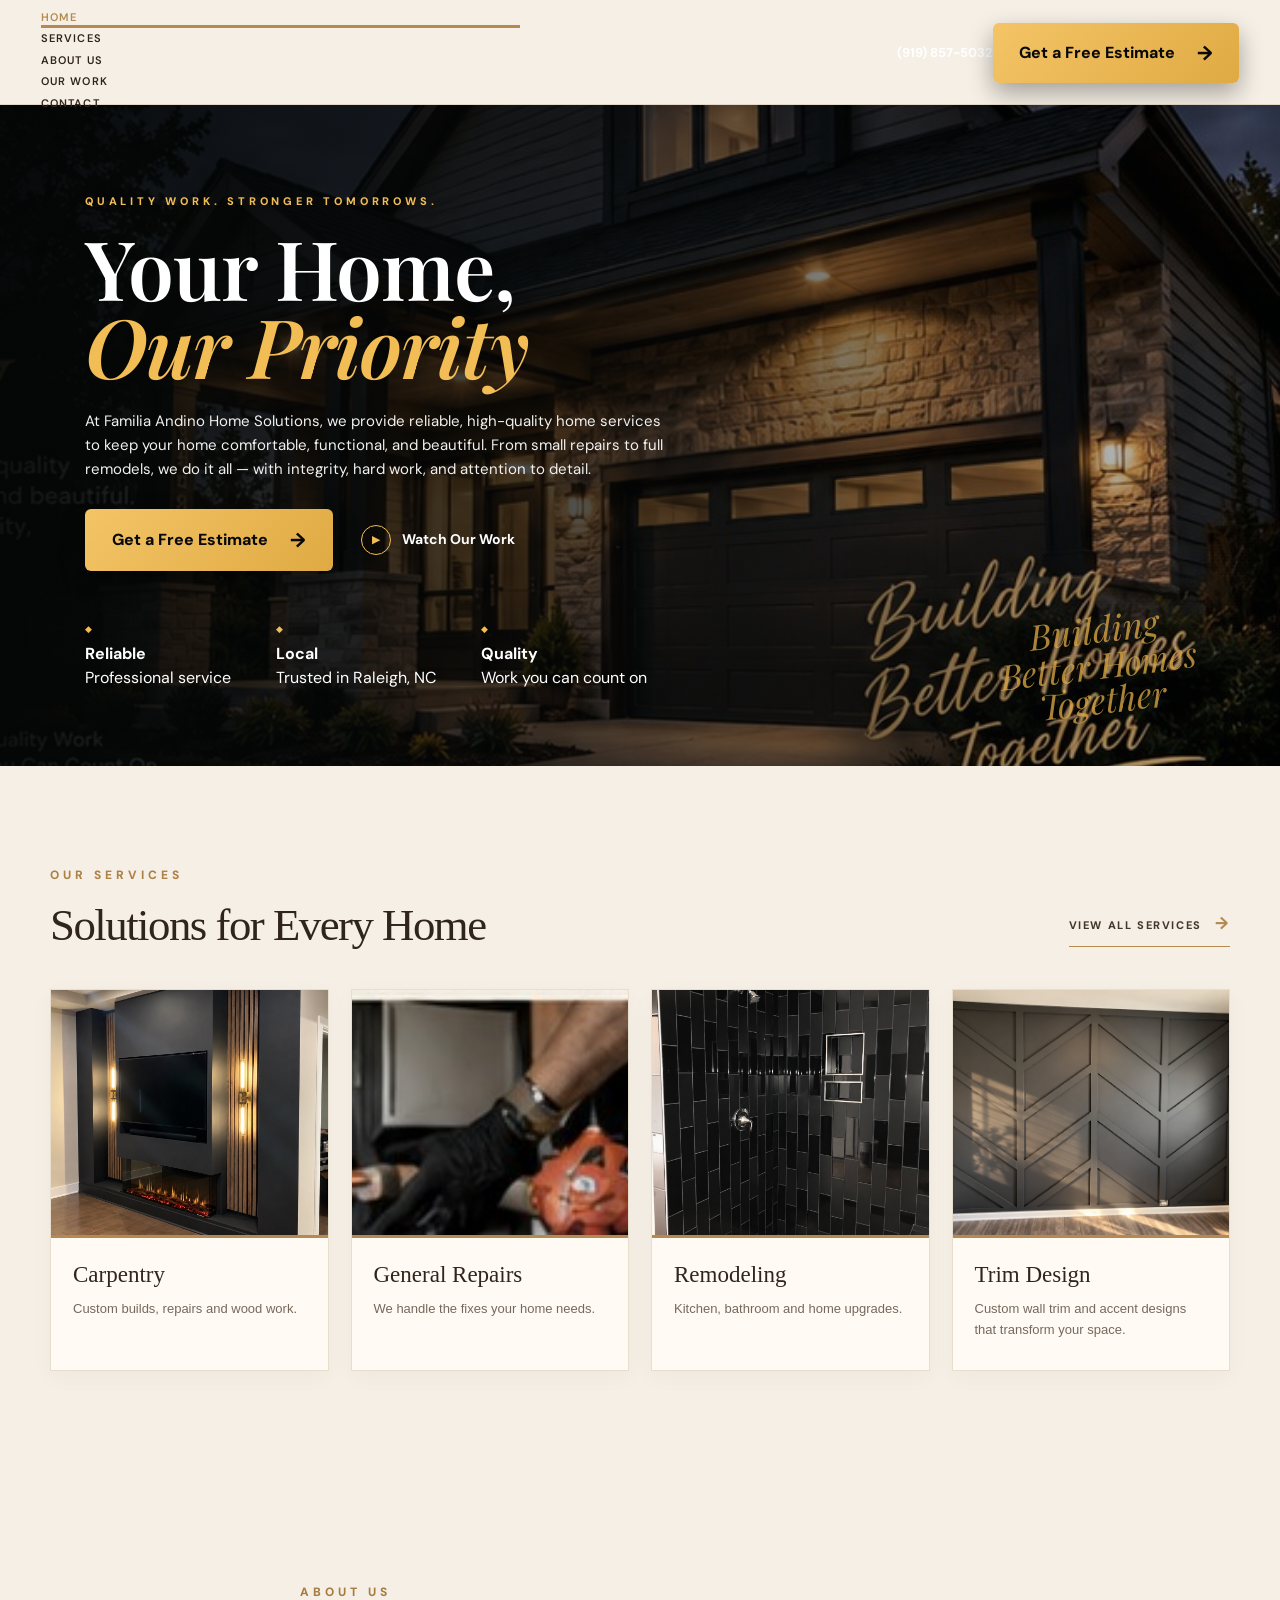
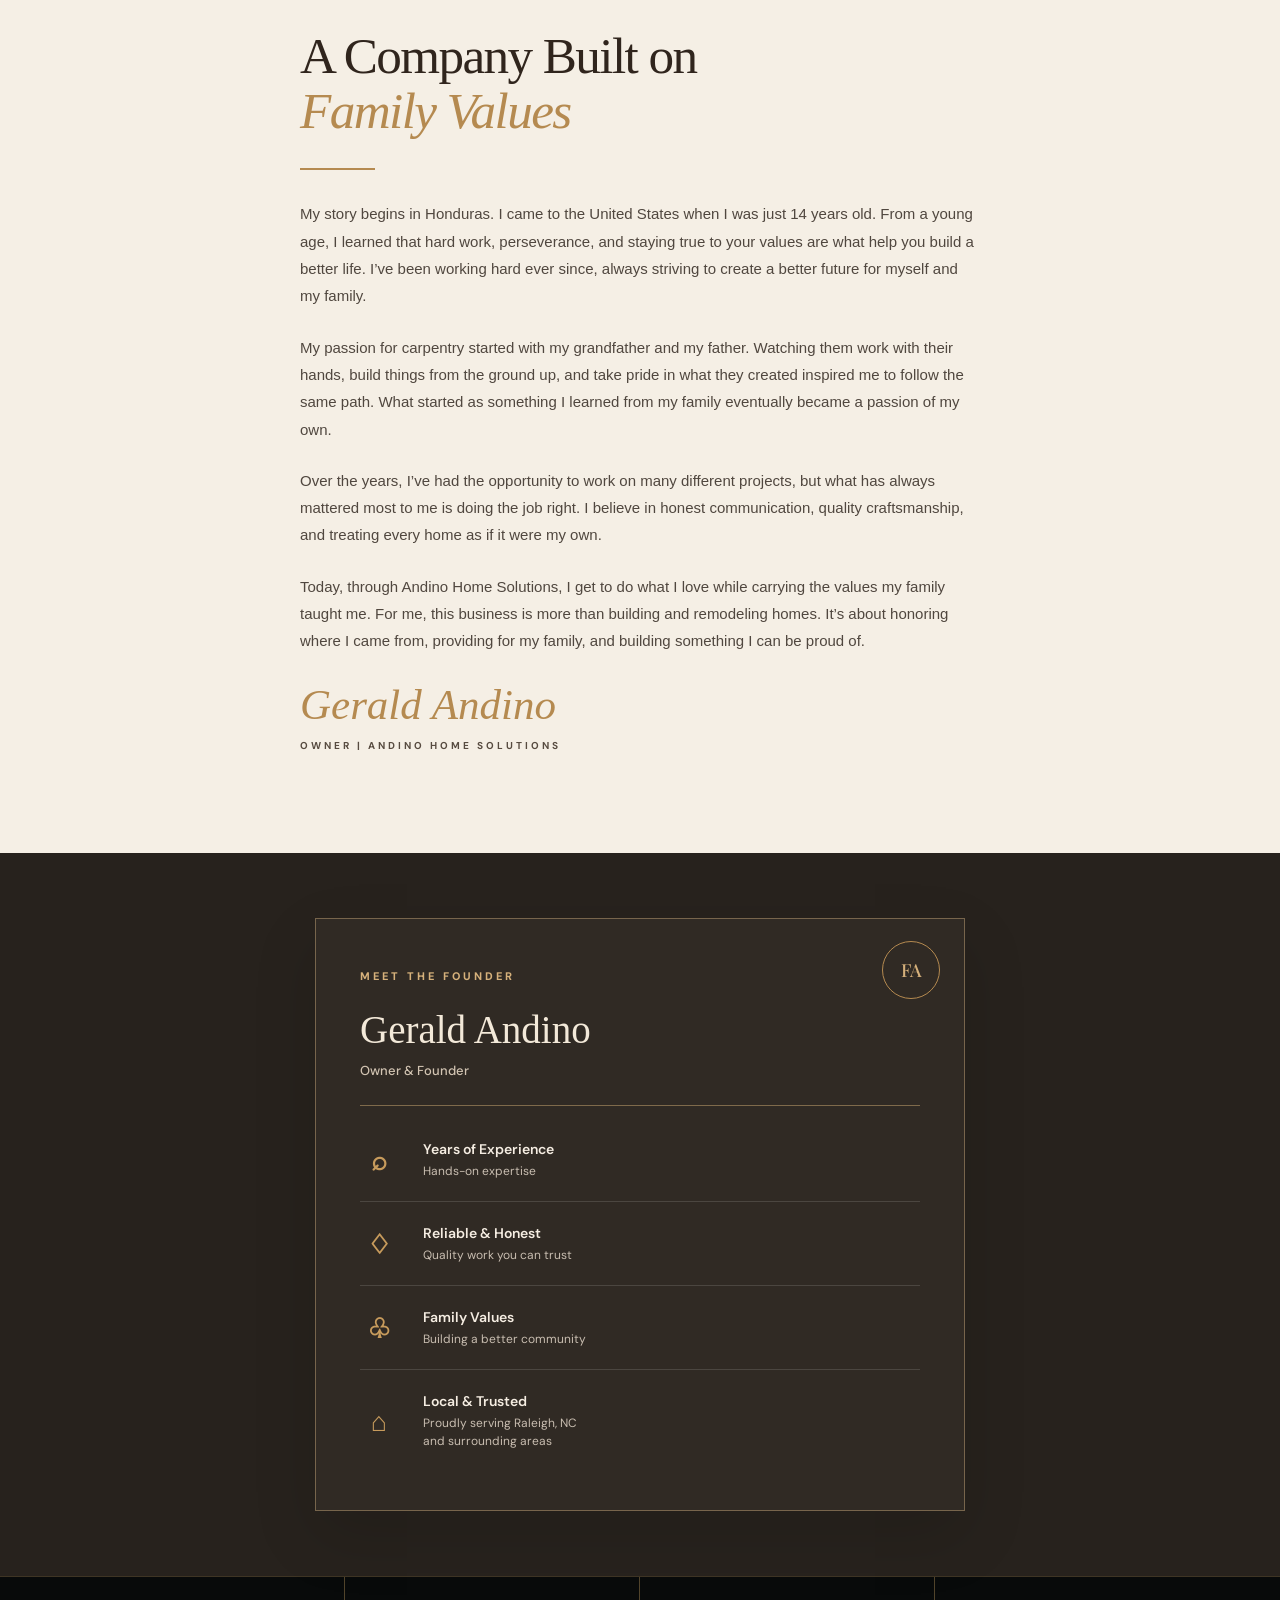
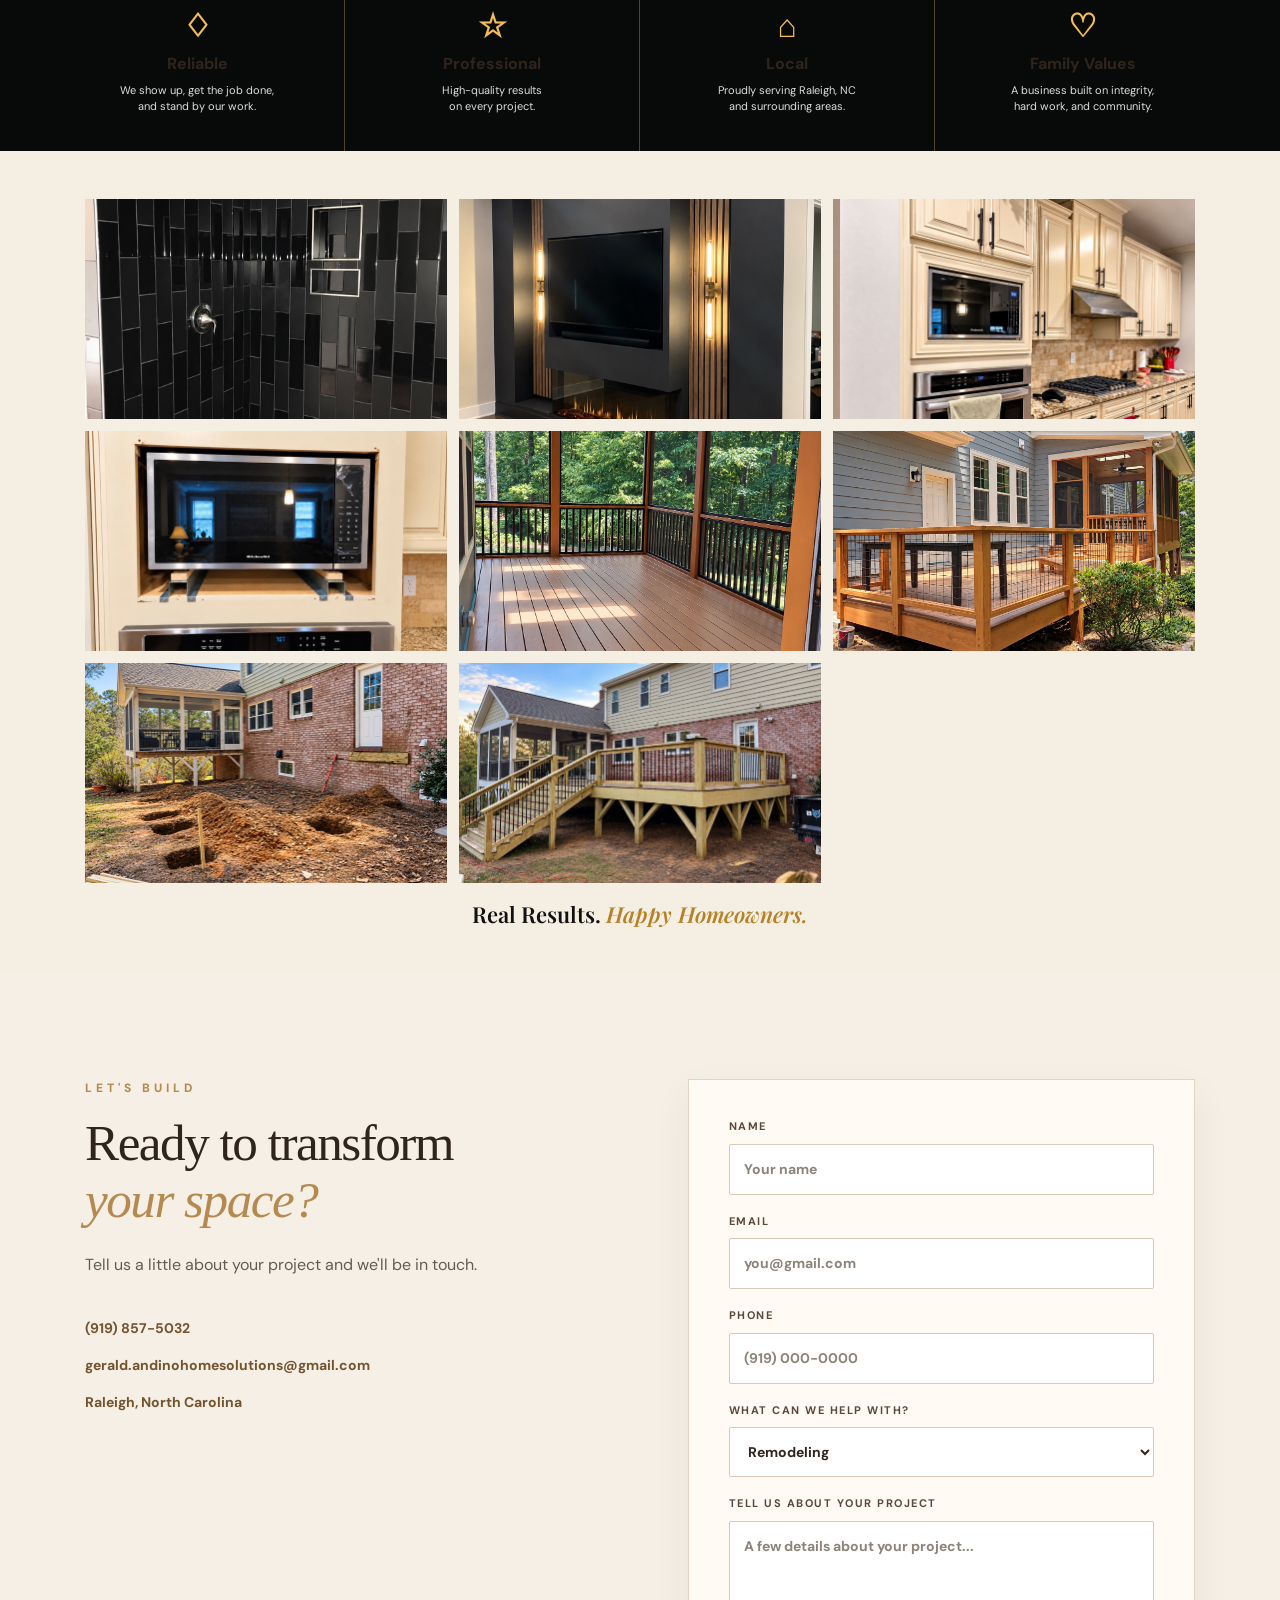
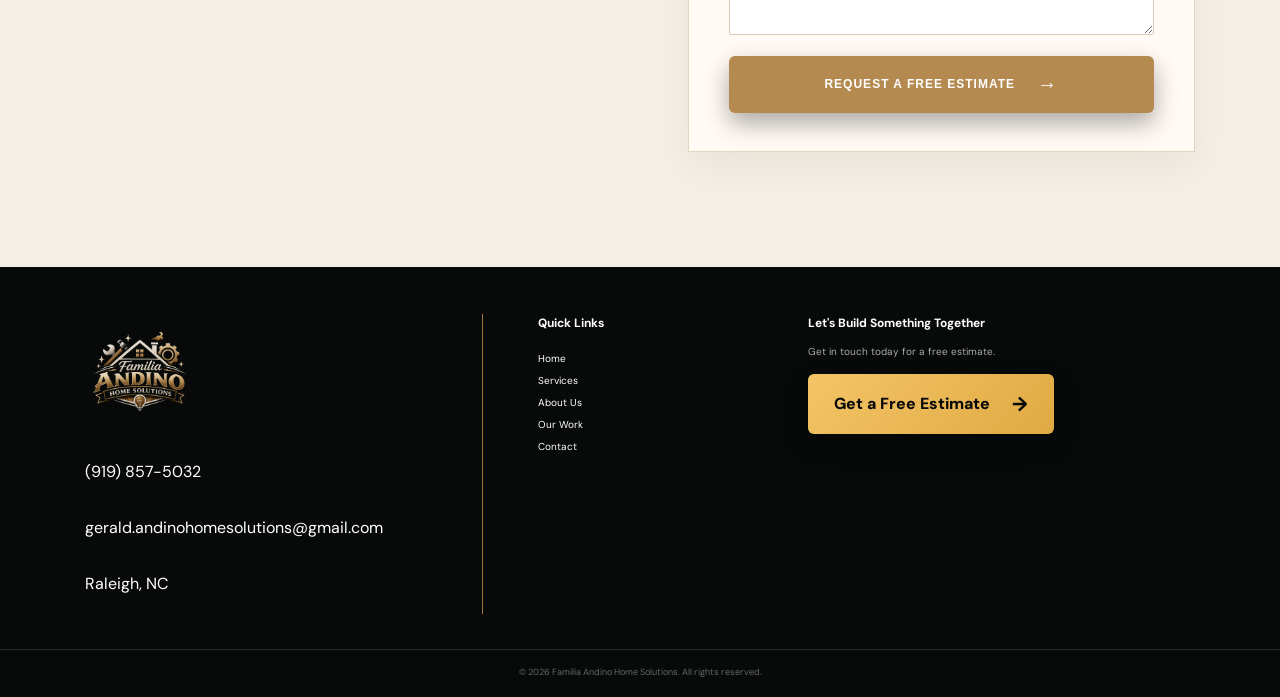
<file: index (2).html>
<!doctype html>
<html lang="en">
<head>
  <meta charset="UTF-8">
  <meta name="viewport" content="width=device-width, initial-scale=1.0">
  <meta name="description" content="Familia Andino Home Solutions — dependable home services, remodeling, repairs, carpentry and remodeling in Raleigh, NC.">
  <title>Familia Andino Home Solutions | Raleigh, NC</title>
  <link rel="preconnect" href="https://fonts.googleapis.com">
  <link rel="preconnect" href="https://fonts.gstatic.com" crossorigin>
  <link href="https://fonts.googleapis.com/css2?family=DM+Sans:wght@400;500;600;700&family=Playfair+Display:ital,wght@0,500;0,600;0,700;1,600&display=swap" rel="stylesheet">
  <link rel="stylesheet" href="style.css">
</head>
<body>
<header class="site-header" id="top">
  <a class="brand" href="#top"><img src="assets/logo.png" alt="Familia Andino Home Solutions"></a>
  <button class="menu-toggle" aria-label="Open menu" aria-expanded="false">☰</button>
  <nav class="nav">
    <a class="active" href="#top">Home</a><a href="#services">Services</a><a href="#about">About Us</a><a href="#work">Our Work</a><a href="#contact">Contact</a>
  </nav>
  <div class="header-actions"><a class="phone-btn" href="tel:+19198575032">(919) 857-5032</a><a class="gold-btn" href="#contact">Get a Free Estimate <span>→</span></a></div>
</header>

<main>
<section class="hero">
  <div class="hero-image"></div><div class="hero-overlay"></div>
  <div class="container hero-content">
    <p class="eyebrow">QUALITY WORK. STRONGER TOMORROWS.</p>
    <h1>Your Home,<br><em>Our Priority</em></h1>
    <p class="hero-copy">At Familia Andino Home Solutions, we provide reliable, high-quality home services to keep your home comfortable, functional, and beautiful. From small repairs to full remodels, we do it all — with integrity, hard work, and attention to detail.</p>
    <div class="hero-ctas"><a class="gold-btn large" href="#contact">Get a Free Estimate <span>→</span></a><a class="watch" href="#work"><span class="play">▶</span> Watch Our Work</a></div>
    <div class="trust-row"><div><b>Reliable</b><span>Professional service</span></div><div><b>Local</b><span>Trusted in Raleigh, NC</span></div><div><b>Quality</b><span>Work you can count on</span></div></div>
  </div>
  <div class="hero-script">Building<br>Better Homes<br>Together</div>
</section>

<section class="services" id="services">
  <div class="container"><div class="section-heading"><div><p class="eyebrow dark">OUR SERVICES</p><h2>Solutions for Every Home</h2></div><a class="text-link" href="#contact">VIEW ALL SERVICES <span>→</span></a></div>
  <div class="service-grid">
    <article class="service-card"><img src="assets/work-media-wall.jpg" alt="Custom carpentry media wall"><div class="service-body"><h3>Carpentry</h3><p>Custom builds, repairs and wood work.</p></div></article>
    <article class="service-card"><img src="assets/service-repairs.jpg" alt="General repairs"><div class="service-body"><h3>General Repairs</h3><p>We handle the fixes your home needs.</p></div></article>
    <article class="service-card"><img src="assets/work-shower-remodel.jpg" alt="Bathroom remodeling"><div class="service-body"><h3>Remodeling</h3><p>Kitchen, bathroom and home upgrades.</p></div></article>
    <article class="service-card"><img src="assets/service-trim-design.png" alt="Custom trim design"><div class="service-body"><h3>Trim Design</h3><p>Custom wall trim and accent designs that transform your space.</p></div></article>
  </div></div>
</section>

<section class="about-founder" id="about">
  <div class="about-split">
    <div class="about-left">
      <div class="about-left-inner">
        <p class="eyebrow dark">ABOUT US</p>
        <h2>A Company Built on<br><em>Family Values</em></h2>
        <div class="gold-line"></div>
        <p>My story begins in Honduras. I came to the United States when I was just 14 years old. From a young age, I learned that hard work, perseverance, and staying true to your values are what help you build a better life. I’ve been working hard ever since, always striving to create a better future for myself and my family.</p>
        <p>My passion for carpentry started with my grandfather and my father. Watching them work with their hands, build things from the ground up, and take pride in what they created inspired me to follow the same path. What started as something I learned from my family eventually became a passion of my own.</p>
        <p>Over the years, I’ve had the opportunity to work on many different projects, but what has always mattered most to me is doing the job right. I believe in honest communication, quality craftsmanship, and treating every home as if it were my own.</p>
        <p>Today, through Andino Home Solutions, I get to do what I love while carrying the values my family taught me. For me, this business is more than building and remodeling homes. It’s about honoring where I came from, providing for my family, and building something I can be proud of.</p>
        <div class="signature">Gerald Andino</div>
        <div class="signature-sub">OWNER | ANDINO HOME SOLUTIONS</div>
      </div>
    </div>
    <div class="about-right">
      <div class="founder-card">
        <div class="founder-card-title">MEET THE FOUNDER</div>
        <div class="founder-badge">FA</div>
        <h3>Gerald Andino</h3>
        <h4>Owner &amp; Founder</h4>
        <div class="founder-divider"></div>
        <div class="founder-point"><span class="founder-icon">⌕</span><div><strong>Years of Experience</strong><small>Hands-on expertise</small></div></div>
        <div class="founder-point"><span class="founder-icon">♢</span><div><strong>Reliable &amp; Honest</strong><small>Quality work you can trust</small></div></div>
        <div class="founder-point"><span class="founder-icon">♧</span><div><strong>Family Values</strong><small>Building a better community</small></div></div>
        <div class="founder-point"><span class="founder-icon">⌂</span><div><strong>Local &amp; Trusted</strong><small>Proudly serving Raleigh, NC<br>and surrounding areas</small></div></div>
      </div>
    </div>
  </div>
  <div class="values" id="work"><div class="container values-grid">
    <div><strong>♢</strong><h3>Reliable</h3><p>We show up, get the job done,<br>and stand by our work.</p></div>
    <div><strong>☆</strong><h3>Professional</h3><p>High-quality results<br>on every project.</p></div>
    <div><strong>⌂</strong><h3>Local</h3><p>Proudly serving Raleigh, NC<br>and surrounding areas.</p></div>
    <div><strong>♡</strong><h3>Family Values</h3><p>A business built on integrity,<br>hard work, and community.</p></div>
  </div></div>
</section>

<section class="work-gallery"><div class="container"><div class="gallery-grid">
    <img src="assets/work-shower-remodel.jpg" alt="Bathroom remodeling project">
    <img src="assets/work-media-wall.jpg" alt="Custom media wall carpentry project">
    <img src="assets/work-kitchen-remodel.jpg" alt="Kitchen remodeling project">
    <img src="assets/work-microwave-cabinet.jpg" alt="Custom kitchen cabinet work">
    <img src="assets/work-screened-porch.jpg" alt="Screened porch construction">
    <img src="assets/work-deck-complete.jpg" alt="Custom deck project">
    <img src="assets/work-deck-progress.jpg" alt="Deck construction in progress">
    <img src="assets/work-deck-finished.jpg" alt="Completed deck and porch project">
  </div><p>Real Results. <em>Happy Homeowners.</em></p></div></section>

<section class="contact" id="contact"><div class="container contact-grid">
  <div><p class="eyebrow">LET'S BUILD</p><h2>Ready to transform<br><em>your space?</em></h2><p>Tell us a little about your project and we'll be in touch.</p><div class="contact-details"><a href="tel:+19198575032">(919) 857-5032</a><a href="mailto:gerald.andinohomesolutions@gmail.com">gerald.andinohomesolutions@gmail.com</a><span>Raleigh, North Carolina</span></div></div>
  <form action="mailto:gerald.andinohomesolutions@gmail.com" method="post" enctype="text/plain"><label>NAME<input name="name" required placeholder="Your name"></label><label>EMAIL<input type="email" name="email" required placeholder="you@gmail.com"></label><label>PHONE<input name="phone" placeholder="(919) 000-0000"></label><label>WHAT CAN WE HELP WITH?<select name="service"><option>Remodeling</option><option>Carpentry</option><option>General Repairs</option><option>Trim Design</option></select></label><label>TELL US ABOUT YOUR PROJECT<textarea name="message" rows="4" placeholder="A few details about your project..."></textarea></label><button class="gold-btn submit">REQUEST A FREE ESTIMATE <span>→</span></button></form>
</div></section>
</main>
<footer class="footer"><div class="container footer-main"><div class="footer-brand"><img src="assets/logo.png" alt="Familia Andino Home Solutions"><p>(919) 857-5032</p><p>gerald.andinohomesolutions@gmail.com</p><p>Raleigh, NC</p></div><div><h4>Quick Links</h4><a href="#top">Home</a><a href="#services">Services</a><a href="#about">About Us</a><a href="#work">Our Work</a><a href="#contact">Contact</a></div><div><h4>Let's Build Something Together</h4><p>Get in touch today for a free estimate.</p><a class="gold-btn" href="#contact">Get a Free Estimate <span>→</span></a></div></div><div class="footer-bottom">© 2026 Familia Andino Home Solutions. All rights reserved.</div></footer>
<script src="script.js"></script>
</body></html>
</file>
<file: style.css>
:root{--black:#0a0c0c;--black2:#101212;--cream:#f5efe3;--gold:#e0a93f;--gold2:#f3bd55;--white:#fff;--muted:#d8d2c8;--serif:'Playfair Display',Georgia,serif;--sans:'DM Sans',Arial,sans-serif}
*{box-sizing:border-box}html{scroll-behavior:smooth}body{margin:0;background:var(--black);color:var(--white);font-family:var(--sans);line-height:1.5}a{text-decoration:none;color:inherit}.container{width:min(1110px,calc(100% - 100px));margin:0 auto}
.site-header{height:106px;background:#080909;display:flex;align-items:center;padding:0 5.5%;gap:42px;position:relative;z-index:10;border-bottom:1px solid #1e201f}.brand{flex:0 0 auto}.brand img{width:126px;display:block}.nav{display:flex;align-items:stretch;gap:32px;margin-left:auto;height:100%}.nav a{display:flex;align-items:center;font-weight:600;font-size:15px;color:#f4f4f4;border-bottom:3px solid transparent;padding-top:4px}.nav a:hover,.nav a.active{color:var(--gold2);border-color:var(--gold2)}.header-actions{display:flex;align-items:center;gap:18px;margin-left:12px}.phone-btn{font-weight:700;font-size:13px;white-space:nowrap}.phone-btn span{display:none}.gold-btn{display:inline-flex;align-items:center;justify-content:center;gap:22px;background:linear-gradient(135deg,#f4c466,#dfaa43);color:#090909;padding:15px 26px;border-radius:6px;font-weight:800;box-shadow:0 10px 25px #0005;white-space:nowrap}.gold-btn span{font-size:20px}.menu-toggle{display:none}
.hero{min-height:640px;position:relative;overflow:hidden;display:flex;align-items:center}.hero-image{position:absolute;inset:0;background:url('assets/hero-house.jpg') center/cover no-repeat}.hero-overlay{position:absolute;inset:0;background:linear-gradient(90deg,rgba(4,6,6,.94) 0%,rgba(4,6,6,.72) 42%,rgba(4,6,6,.20) 100%)}.hero-content{position:relative;padding:88px 0 76px}.eyebrow{font-size:11px;letter-spacing:3.8px;font-weight:800;color:var(--gold2);margin:0 0 18px}.eyebrow.dark{color:#8a672c}.hero h1{font:600 clamp(58px,6.5vw,82px)/.96 var(--serif);margin:0 0 24px;letter-spacing:-1px}.hero h1 em,.contact h2 em{color:var(--gold2);font-style:italic}.hero-copy{max-width:580px;color:#f0f0ef;font-size:15px;line-height:1.6;margin:0}.hero-ctas{display:flex;gap:28px;align-items:center;margin-top:28px}.large{padding:16px 27px}.watch{font-weight:700;font-size:14px}.play{display:inline-grid;place-items:center;width:30px;height:30px;border:1px solid var(--gold2);border-radius:50%;color:var(--gold2);font-size:10px;margin-right:8px}.trust-row{display:flex;gap:45px;margin-top:52px}.trust-row div{display:flex;flex-direction:column;min-width:120px}.trust-row strong{font-size:11px;line-height:1.35}.trust-row div:before{content:'◆';font-size:9px;color:var(--gold2);margin-bottom:6px}.hero-script{position:absolute;right:6.5%;bottom:48px;font:italic 35px/1.02 var(--serif);color:#d9a744c7;transform:rotate(-7deg);text-align:center}
.services{background:var(--cream);color:#111;padding:68px 0 76px}.section-heading{display:flex;justify-content:space-between;align-items:end;margin-bottom:28px}.section-heading h2{font:600 42px/1.08 var(--serif);margin:0}.text-link{font-size:10px;font-weight:800;letter-spacing:1px;margin-bottom:4px}.text-link span{color:#a97922;font-size:17px}.service-grid{display:grid;grid-template-columns:repeat(5,1fr);gap:9px}.service-card{background:#fff;overflow:hidden}.service-card img{width:100%;height:170px;display:block;object-fit:cover}.service-body{padding:12px 12px 17px}.service-icon{display:none}.service-body h3{font:600 15px/1.1 var(--serif);margin:0 0 5px}.service-body p{margin:0;color:#777;font-size:9.5px;line-height:1.35}
.about-founder{background:var(--black);padding:0}.about-split{display:grid;grid-template-columns:49.2% 50.8%;min-height:735px}.about-left{background:var(--cream);color:#151515;display:flex;align-items:center}.about-left-inner{width:min(600px,calc(100% - 110px));margin:0 auto;padding:72px 0}.about-left .eyebrow{margin-bottom:20px}.about-left h2{font:600 clamp(43px,4.1vw,59px)/.98 var(--serif);margin:0;letter-spacing:-1.2px}.about-left h2 em{display:block;color:#c08b2d;font-style:italic}.about-left .gold-line{width:72px;height:3px;background:#c28d30;margin:23px 0 24px}.about-left-inner>p:not(.eyebrow){font-size:15px;line-height:1.55;color:#202020;margin:0 0 23px}.signature{font:italic 46px/1 var(--serif);color:#bf8b30;margin-top:7px;transform:rotate(-4deg);transform-origin:left center}.signature-sub{font-size:10px;letter-spacing:4px;font-weight:700;margin-top:9px}.about-right{background:linear-gradient(135deg,#111313 0%,#080a0a 100%);display:flex;align-items:center;justify-content:center;padding:60px 8%}.founder-card{position:relative;width:min(430px,100%);border:1px solid #4c4a43;background:linear-gradient(145deg,#151717,#0c0e0e);border-radius:7px;padding:30px 28px 27px;box-shadow:0 18px 45px #0007}.founder-card-title{font-size:10px;letter-spacing:3.3px;font-weight:800;color:#f2f2ef;margin-bottom:16px}.founder-badge{position:absolute;right:24px;top:22px;width:52px;height:52px;border:1px solid var(--gold2);border-radius:50%;display:grid;place-items:center;color:var(--gold2);font:500 18px var(--serif)}.founder-card h3{font:600 30px/1.05 var(--serif);color:var(--gold2);margin:0 70px 4px 0}.founder-card h4{font-size:14px;font-weight:500;color:#f1f1ef;margin:0 0 17px}.founder-divider{height:1px;background:#62532f;margin-bottom:4px}.founder-point{display:grid;grid-template-columns:45px 1fr;gap:12px;align-items:center;padding:16px 0;border-bottom:1px solid #282b29}.founder-point:last-child{border-bottom:0;padding-bottom:4px}.founder-icon{width:38px;height:38px;display:grid;place-items:center;color:var(--gold2);font-size:27px;font-weight:700}.founder-point strong{display:block;font-size:14px;color:#f5f5f3;margin-bottom:2px}.founder-point small{display:block;font-size:11px;color:#ddd;line-height:1.35}.values{border-top:1px solid #3f3524;background:#080a0a;margin-top:0}.values-grid{display:grid;grid-template-columns:repeat(4,1fr);width:min(1180px,100%);margin:0 auto}.values-grid>div{padding:33px 28px 36px;text-align:center;border-right:1px solid #51442b}.values-grid>div:last-child{border-right:0}.values-grid strong{display:block;color:var(--gold2);font-size:32px;line-height:1;margin-bottom:10px}.values-grid h3{font-size:16px;margin:0 0 7px}.values-grid p{font-size:11px;line-height:1.45;color:#ddd;margin:0}
.work-gallery{background:var(--cream);color:#111;padding:48px 0 45px}.gallery-grid{display:grid;grid-template-columns:repeat(3,1fr);gap:12px}.gallery-grid img{width:100%;height:220px;display:block;object-fit:cover}.work-gallery>div>p{text-align:center;font:600 22px var(--serif);margin:16px 0 0}.work-gallery em{color:#b58228}
.contact{padding:78px 0;background:#111313}.contact-grid{display:grid;grid-template-columns:1fr 1fr;gap:80px}.contact h2{font:600 50px/1.03 var(--serif);margin:0 0 17px}.contact-grid>div>p:not(.eyebrow){color:#ccc;font-size:13px}.contact-details{display:grid;gap:8px;margin-top:28px;color:var(--gold2);font-weight:700;font-size:12px}.contact form{display:grid;gap:12px}.contact label{font-size:9px;letter-spacing:1px;font-weight:700}.contact input,.contact select,.contact textarea{display:block;width:100%;margin-top:5px;background:#090b0b;border:1px solid #2e312f;color:#fff;padding:11px;border-radius:2px;font:inherit;font-size:12px}.contact textarea{resize:vertical}.submit{border:0;cursor:pointer;width:100%;margin-top:3px}.contact small{font-size:9px;color:#777}
.footer{background:#080a0a;padding:47px 0 18px}.footer-main{display:grid;grid-template-columns:1.2fr .65fr 1fr auto;gap:55px;align-items:start}.footer-brand img{width:110px;display:block;margin-bottom:18px}.footer-contact{display:grid;gap:7px;color:#aaa;font-size:10px}.footer-main h4{font-size:12px;margin:0 0 12px}.footer-main>div:nth-child(2){display:grid;gap:7px;align-content:start;font-size:10px}.footer-main>div:nth-child(3) p{color:#aaa;font-size:10px;margin:0 0 15px}.social{display:flex;gap:9px}.social a{width:27px;height:27px;border:1px solid #4c412c;border-radius:50%;display:grid;place-items:center;color:var(--gold2);font-size:12px}.footer-bottom{border-top:1px solid #292b29;margin-top:35px;padding-top:16px;text-align:center;color:#666;font-size:9px}
@media(max-width:950px){.container{width:min(100% - 40px,700px)}.site-header{height:82px;padding:0 20px}.brand img{width:95px}.menu-toggle{display:none;margin-left:auto;background:none;border:0;color:#fff;font-size:27px}.nav{display:none;position:absolute;top:82px;left:0;right:0;height:auto;background:#090a0a;padding:12px 20px;flex-direction:column;gap:0}.nav.open{display:flex}.nav a{padding:12px}.header-actions{display:none}.hero{min-height:650px}.hero-content{padding:70px 0}.hero h1{font-size:58px}.hero-script{right:4%;font-size:27px}.service-grid{grid-template-columns:repeat(2,1fr)}.about-split,.contact-grid{grid-template-columns:1fr;gap:0}.about-left-inner{width:min(700px,calc(100% - 40px));padding:62px 0}.about-right{min-height:560px;padding:55px 20px}.founder-card{min-height:0}.values-grid{grid-template-columns:repeat(2,1fr)}.values-grid>div:nth-child(2){border-right:0}.values-grid>div:nth-child(n+3){border-top:1px solid #51442b}.gallery-grid{grid-template-columns:1fr}.footer-main{grid-template-columns:1fr 1fr;gap:35px}.social{grid-column:1/-1}}
@media(max-width:560px){.container{width:calc(100% - 32px)}.hero h1{font-size:48px}.hero-copy{font-size:13px}.hero-ctas{flex-direction:column;align-items:flex-start;gap:17px}.trust-row{gap:20px;flex-wrap:wrap;margin-top:38px}.hero-script{font-size:21px;bottom:28px}.services{padding:50px 0}.section-heading{display:block}.section-heading h2{font-size:35px}.text-link{display:inline-block;margin-top:14px}.service-grid{grid-template-columns:1fr}.about-left-inner{width:calc(100% - 32px);padding:52px 0}.about-left h2{font-size:43px}.about-right{min-height:500px;padding:45px 16px}.founder-card{padding:26px 22px}.founder-card h3{font-size:29px}.values-grid{grid-template-columns:1fr}.values-grid>div{border-right:0!important;border-top:1px solid #51442b}.values-grid>div:first-child{border-top:0}.contact{padding:60px 0}.contact h2{font-size:42px}.footer-main{grid-template-columns:1fr}.social{grid-column:auto}}

/* FINAL EXACT HOMEPAGE HERO */
.site-header{position:absolute;top:0;left:0;right:0;height:82px;background:rgba(5,7,8,.72);backdrop-filter:blur(7px);border-bottom:1px solid rgba(255,255,255,.10);padding:0 4.5%;z-index:20;display:flex;align-items:center;justify-content:space-between;gap:0}
.site-header .brand{display:none!important}
.site-header .nav{position:absolute;height:100%;display:flex;align-items:stretch;gap:38px;margin:0}
.site-header .nav-left{left:4.5%;right:auto}.site-header .nav-right{right:16%;left:auto}
.site-header .nav a{font-size:12px;letter-spacing:1.5px;text-transform:uppercase;padding-top:2px}
.site-header .header-actions{position:absolute;right:4.5%;margin:0;gap:0}
.site-header .header-quote{background:transparent;color:#f3bd55;border:1px solid #c99735;border-radius:3px;padding:12px 20px;font-size:11px;letter-spacing:1.3px;text-transform:uppercase;box-shadow:none}
.site-header .header-quote span{display:none}
.hero-premium{min-height:690px;height:690px;align-items:stretch}
.hero-premium .hero-image{background:url('assets/hero-home.jpg') center/cover no-repeat}
.hero-premium .hero-overlay{background:linear-gradient(180deg,rgba(2,4,5,.34) 0%,rgba(2,4,5,.10) 38%,rgba(2,4,5,.36) 100%)}
.hero-center{position:relative;z-index:2;width:min(760px,90%);margin:auto;text-align:center;display:flex;flex-direction:column;align-items:center;padding-top:42px}
.hero-logo{width:min(430px,64vw);height:auto;max-height:390px;object-fit:contain;filter:drop-shadow(0 15px 24px rgba(0,0,0,.45))}
.hero-tagline{margin-top:-8px;color:#fff;font-size:12px;letter-spacing:5px;font-weight:700;text-shadow:0 2px 7px #000}
.hero-quote{margin-top:24px;border-radius:3px;padding:15px 28px;font-size:11px;letter-spacing:1px;text-transform:uppercase}
.hero-quote span{font-size:16px}
.scroll-down{position:absolute;top:575px;color:#fff;font-size:8px;letter-spacing:4px;font-weight:700;text-shadow:0 2px 5px #000;display:flex;flex-direction:column;align-items:center;gap:11px}
.scroll-down span{height:42px;width:1px;background:rgba(255,255,255,.75)}
.services{padding:60px 0 72px}
.section-heading{margin-bottom:22px}.section-heading h2{font-size:40px}.service-grid{grid-template-columns:repeat(4,1fr);gap:14px}.service-card img{height:145px}.service-body{padding:12px 12px 16px}.service-body h3{font-size:15px}.service-body p{font-size:10px}
@media(max-width:950px){.site-header{height:72px}.site-header .nav-left,.site-header .nav-right,.site-header .header-actions{display:none}.site-header .menu-toggle{display:none;position:absolute;right:20px;background:none;border:0;color:#fff;font-size:26px;z-index:4}.hero-premium{min-height:620px;height:620px}.hero-center{padding-top:50px}.hero-logo{width:min(340px,70vw)}.hero-tagline{font-size:9px;letter-spacing:3px}.scroll-down{top:505px}.service-grid{grid-template-columns:repeat(2,1fr)}}
@media(max-width:560px){.hero-premium{min-height:570px;height:570px}.hero-center{padding-top:55px}.hero-logo{width:285px}.hero-tagline{font-size:8px;letter-spacing:2px}.hero-quote{margin-top:20px}.scroll-down{top:465px}.services{padding:48px 0 58px}.section-heading h2{font-size:32px}.service-grid{grid-template-columns:1fr 1fr;gap:8px}.service-card img{height:115px}.service-body{padding:10px}.service-body h3{font-size:13px}.service-body p{font-size:9px}}
/* CLEAN HEADER LAYOUT */
.site-header .nav {
  position: absolute;
  top: 0;
  left: 0;
  right: 0;
  height: 82px;
  margin: 0;
  display: block;
}

.site-header .nav-left {
  position: absolute;
  left: 4.5%;
  right: auto;
  top: 0;
  width: auto;
  height: 82px;
  display: flex;
  align-items: center;
  gap: 38px;
  white-space: nowrap;
  }

.site-header .nav-right {
  position: absolute;
  left: auto;
  right: 20%;
  top: 0;
  width: auto;
  height: 82px;
  display: flex;
  align-items: center;
  gap: 38px;
  white-space: nowrap;
}
  white-space: nowrap;
}

.site-header .header-actions {
  position: absolute;
  right: 10 %;
  top: 0;
  height: 82px;
  display: flex;
  align-items: center;
  gap: 22px;
  white-space: nowrap;
}

.site-header .nav a {
  display: flex;
  align-items: center;
  white-space: nowrap;
}

@media(max-width:950px) {
  .site-header .nav-left,
  .site-header .nav-right,
  .site-header .header-actions {
    display: none;
  }
}
/* PREMIUM FOOTER */
.footer-premium{
  background:#080909;
  padding:70px 6% 0;
  color:#fff;
  position:relative;
  overflow:hidden;
}

.footer-premium-inner{
  max-width:1500px;
  margin:0 auto;
  display:grid;
  grid-template-columns:1.25fr .75fr 1fr 1.45fr;
  gap:65px;
  align-items:stretch;
  padding-bottom:45px;
}

.footer-premium .footer-brand img{
  width:190px;
  max-width:100%;
  display:block;
  margin-bottom:25px;
}

.footer-tagline{
  color:#f1f1f1;
  font-family:Arial,sans-serif;
  font-size:14px;
  font-weight:500;
  letter-spacing:4px;
  line-height:1.8;
  text-align:center;
  margin:0 0 18px;
}

.footer-description{
  color:#e2e2e2;
  font-family:Georgia,serif;
  font-size:14px;
  line-height:1.65;
  text-align:center;
  max-width:330px;
  margin:0 auto;
}

.footer-description::before{
  content:"";
  display:block;
  width:55px;
  height:2px;
  background:#c9a96a;
  margin:0 auto 18px;
}

.footer-links h3,
.footer-contact h3{
  color:#fff;
  font-size:15px;
  letter-spacing:1px;
  margin:5px 0 22px;
}

.footer-links{
  display:flex;
  flex-direction:column;
  gap:12px;
}

.footer-links a{
  color:#aaa;
  text-decoration:none;
  font-size:12px;
  transition:.2s;
}

.footer-links a:hover{
  color:#c9a96a;
}

.footer-contact{
  color:#aaa;
  font-size:12px;
}

.footer-contact p{
  margin:0 0 14px;
  line-height:1.6;
}

.footer-social{
  display:flex;
  gap:10px;
  margin-top:22px;
}

.footer-social span{
  width:32px;
  height:32px;
  border:1px solid #55462c;
  border-radius:50%;
  display:grid;
  place-items:center;
  color:#c9a96a;
  font-size:14px;
}

.footer-cta{
  min-height:275px;
  padding:45px;
  background:
    linear-gradient(rgba(5,7,7,.58),rgba(5,7,7,.68)),
    url("assets/hero-home.jpg") center center / cover no-repeat;
  border:1px solid #292929;
  display:flex;
  flex-direction:column;
  justify-content:center;
  position:relative;
  overflow:hidden;
}

.footer-eyebrow{
  color:#c9a96a;
  font-size:9px;
  font-weight:600;
  letter-spacing:2px;
  margin:0 0 15px;
}

.footer-cta h2{
  color:#fff;
  font-family:Georgia,serif;
  font-size:30px;
  font-weight:400;
  margin:0 0 25px;
  line-height:1.15;
}

.footer-cta .gold-btn{
  display:inline-block;
  width:max-content;
  text-decoration:none;
}

.footer-premium .footer-bottom{
  max-width:1400px;
  margin:0 auto;
  padding:18px 0 22px;
  border-top:1px solid #3b3325;
  display:flex;
  justify-content:space-between;
  align-items:center;
  gap:20px;
  color:#666;
  font-size:9px;
  letter-spacing:.5px;
}

.footer-premium .footer-bottom span:nth-child(3){
  color:#8d7650;
  letter-spacing:1.2px;
}

@media(max-width:900px){
  .footer-premium-inner{
    grid-template-columns:1fr 1fr;
    gap:40px;
  }

  .footer-cta{
    grid-column:1/-1;
  }

  .footer-premium .footer-bottom{
    flex-direction:column;
    text-align:center;
  }
}

@media(max-width:600px){
  .footer-premium{
    padding:50px 7% 0;
  }

  .footer-premium-inner{
    grid-template-columns:1fr;
    gap:35px;
  }

  .footer-cta{
    grid-column:auto;
  }

  .footer-premium .footer-brand img{
    width:160px;
  }
}
/* FINAL FOOTER MOCKUP MATCH */

.footer-premium{
  background:#080909;
  padding:55px 5% 0;
  position:relative;
  overflow:hidden;
}

.footer-premium::after{
  content:"";
  position:absolute;
  top:0;
  right:0;
  bottom:65px;
  width:42%;
  background:
    linear-gradient(
      90deg,
      rgba(8,9,9,.88),
      rgba(8,9,9,.72),
      rgba(8,9,9,.58)
    ),
    url("assets/hero-home.jpg") center center / cover no-repeat;
  z-index:0;
}

.footer-premium-inner{
  position:relative;
  z-index:1;
  max-width:1450px;
  min-height:360px;
  margin:0 auto;
  display:grid;
  grid-template-columns:1.25fr .7fr 1fr 1.35fr;
  gap:35px;
  align-items:center;
  padding:0 0 45px;
}

.footer-brand{
  padding-right:35px;
  border-right:1px solid #9b783d;
  min-height:300px;
  display:flex;
  flex-direction:column;
  justify-content:center;
}

.footer-premium .footer-brand img{
  width:285px;
  max-width:100%;
  margin-bottom:25px;
}

.footer-tagline{
  color:#c9a96a;
  font-size:13px;
  font-weight:600;
  letter-spacing:2px;
  line-height:1.8;
  margin:0 0 18px;
}

.footer-description{
  color:#c8c8c8;
  font-size:12px;
  line-height:1.7;
  max-width:300px;
  margin:0;
}

.footer-links,
.footer-contact{
  position:relative;
  z-index:2;
}

.footer-links h3,
.footer-contact h3{
  font-family:Georgia,serif;
  color:#fff;
  font-size:22px;
  font-weight:400;
  margin:0 0 22px;
}

.footer-links{
  display:flex;
  flex-direction:column;
  gap:12px;
}

.footer-links a{
  color:#bcbcbc;
  font-size:12px;
  text-decoration:none;
}

.footer-contact{
  color:#bbb;
  font-size:12px;
}

.footer-contact p{
  margin:0 0 17px;
}

.footer-social{
  display:flex;
  gap:12px;
  margin-top:25px;
}

.footer-social span{
  width:40px;
  height:40px;
  border:1px solid #8d6b35;
  border-radius:50%;
  display:grid;
  place-items:center;
  color:#d2a957;
  font-size:16px;
}

.footer-cta{
  min-height:300px;
  padding:45px 35px;
  background:transparent !important;
  border:0 !important;
  position:relative;
  z-index:2;
  display:flex;
  flex-direction:column;
  justify-content:center;
}

.footer-eyebrow{
  color:#d2a957;
  font-size:10px;
  letter-spacing:2px;
  margin:0 0 16px;
}

.footer-cta h2{
  color:#fff;
  font-family:Georgia,serif;
  font-size:34px;
  font-weight:400;
  margin:0 0 28px;
  line-height:1.15;
}

.footer-cta .gold-btn{
  width:max-content;
  padding:18px 32px;
}

.footer-premium .footer-bottom{
  position:relative;
  z-index:2;
  max-width:1450px;
  margin:0 auto;
  padding:18px 0 22px;
  border-top:1px solid #806331;
  display:grid;
  grid-template-columns:1.3fr .5fr 1fr 1.3fr;
  gap:20px;
  align-items:center;
  color:#777;
  font-size:9px;
  letter-spacing:.5px;
}

.footer-premium .footer-bottom span:nth-child(2){
  text-align:center;
}

.footer-premium .footer-bottom span:nth-child(3){
  color:#b18a4d;
  text-align:center;
  letter-spacing:1.2px;
}

.footer-premium .footer-bottom span:nth-child(4){
  color:#aaa;
  text-align:right;
  letter-spacing:1px;
}

@media(max-width:900px){
  .footer-premium::after{
    width:45%;
  }

  .footer-premium-inner{
    grid-template-columns:1fr 1fr;
  }

  .footer-brand{
    border-right:0;
  }

  .footer-cta{
    grid-column:1/-1;
  }
}

@media(max-width:600px){

  .footer-premium{
    padding:45px 32px 0;
    overflow:hidden;
  }

  .footer-premium::after{
    display:block;
    top:0;
    right:0;
    bottom:0;
    width:100%;
    background:
      linear-gradient(
        rgba(8,9,9,.88),
        rgba(8,9,9,.94)
      ),
      url("assets/hero-home.jpg") center center / cover no-repeat;
    opacity:.75;
  }

  .footer-premium-inner{
    grid-template-columns:1fr;
    gap:38px;
    min-height:auto;
    padding:0 0 40px;
  }

  .footer-brand{
    border-right:0;
    min-height:auto;
    padding:0;
    align-items:center;
    text-align:center;
  }

  .footer-premium .footer-brand img{
    width:185px;
    margin-bottom:22px;
  }

  .footer-tagline{
    font-size:12px;
    letter-spacing:3px;
    line-height:1.8;
    margin-bottom:15px;
  }

  .footer-description{
    font-size:13px;
    line-height:1.6;
    max-width:320px;
  }

  .footer-description::before{
    width:50px;
    height:2px;
    margin-bottom:15px;
  }

  .footer-links,
  .footer-contact{
    width:100%;
  }

  .footer-links h3,
  .footer-contact h3{
    font-size:22px;
    margin-bottom:18px;
  }

  .footer-links{
    gap:9px;
  }

  .footer-links a{
    font-size:13px;
  }

  .footer-contact{
    font-size:13px;
  }

  .footer-contact p{
    margin-bottom:14px;
  }

  .footer-social{
    margin-top:22px;
    gap:12px;
  }

  .footer-social span{
    width:42px;
    height:42px;
  }

  .footer-cta{
    min-height:auto;
    padding:25px 0 5px;
    background:transparent !important;
    border:0 !important;
  }

  .footer-cta h2{
    font-size:30px;
  }

  .footer-cta .gold-btn{
    width:100%;
    text-align:center;
  }

  .footer-premium .footer-bottom{
    grid-template-columns:1fr;
    gap:15px;
    padding:20px 0 25px;
    text-align:center;
  }

  .footer-premium .footer-bottom span{
    text-align:center !important;
    line-height:1.6;
  }

  .footer-premium .footer-bottom span:nth-child(3){
    order:3;
  }

  .footer-premium .footer-bottom span:nth-child(4){
    order:4;
  }

}
}
 
/* MOBILE HEADER - FINAL */
@media (max-width:600px){

  .site-header{
    position:absolute;
    top:0;
    left:0;
    width:100%;
    height:82px;
    padding:0 14px;
    display:flex;
    align-items:center;
    justify-content:center;
    z-index:50;
  }

  .site-header .nav-left,
  .site-header .nav-right{
    position:static;
    width:auto;
    height:82px;
    display:flex;
    align-items:center;
    gap:18px;
    white-space:nowrap;
  }

  .site-header .nav-left{
    justify-content:center;
  }

  .site-header .nav-right{
    justify-content:center;
  }

  .site-header .nav a{
    font-size:10px;
    letter-spacing:1.5px;
    white-space:nowrap;
  }

  .site-header .header-actions{
    display:none;
  }

  .site-header .menu-toggle{
    display:none !important;
  }
}
/* MOBILE NAVIGATION - FINAL */

@media (max-width:600px){

  .site-header{
    height:78px !important;
    padding:0 16px !important;
    display:flex !important;
    align-items:center !important;
    justify-content:center !important;
    overflow-x:auto !important;
    overflow-y:hidden !important;
    white-space:nowrap !important;
  }

  .site-header .menu-toggle{
    display:none !important;
  }

  .site-header .header-actions{
    display:none !important;
  }

  .site-header .nav-left,
  .site-header .nav-right{
    position:static !important;
    width:auto !important;
    height:78px !important;
    display:flex !important;
    align-items:center !important;
    gap:18px !important;
    white-space:nowrap !important;
  }

  .site-header .nav-left{
    margin:0 !important;
  }

  .site-header .nav-right{
    margin:0 !important;
  }

  .site-header .nav a{
    font-size:10px !important;
    letter-spacing:1.5px !important;
    white-space:nowrap !important;
  }

}
/* MOBILE NAV - ONE HORIZONTAL ROW */

@media (max-width: 600px){

  .site-header{
    height: 70px !important;
    padding: 0 10px !important;
    display: flex !important;
    align-items: center !important;
    justify-content: center !important;
    overflow-x: auto !important;
    overflow-y: hidden !important;
    white-space: nowrap !important;
  }

  .site-header .menu-toggle{
    display: none !important;
  }

  .site-header .header-actions{
    display: none !important;
  }

  .site-header .nav-left,
  .site-header .nav-right{
    position: static !important;
    width: auto !important;
    height: 70px !important;
    display: flex !important;
    align-items: center !important;
    gap: 16px !important;
    margin: 0 !important;
    white-space: nowrap !important;
  }

  .site-header .nav a{
    font-size: 9px !important;
    letter-spacing: 1.4px !important;
    white-space: nowrap !important;
  }
}@media (max-width:600px){

  .site-header{
    flex-wrap: nowrap !important;
  }

  .site-header .nav-left,
  .site-header .nav-right{
    flex-shrink: 0 !important;
  }

  .site-header .nav-right{
    margin-left: 0 !important;
  }
}
/* FINAL MOBILE HEADER - ONE ROW */

@media (max-width: 600px) {

  .site-header {
    height: 70px !important;
    padding: 0 8px !important;
    display: flex !important;
    align-items: center !important;
    justify-content: center !important;
    gap: 16px !important;
    overflow-x: auto !important;
    overflow-y: hidden !important;
    white-space: nowrap !important;
  }

  .site-header .menu-toggle,
  .site-header .header-actions {
    display: none !important;
  }

  .site-header .nav-left,
  .site-header .nav-right {
    display: contents !important;
  }

  .site-header .nav a {
    position: static !important;
    display: inline-flex !important;
    align-items: center !important;
    height: 70px !important;
    margin: 0 !important;
    padding: 0 !important;
    font-size: 9px !important;
    letter-spacing: 1.2px !important;
    white-space: nowrap !important;
  }

}
/* GALLERY FOOTER - MOBILE FINAL */

@media (max-width: 600px){

  .gallery-footer{
    width:100%;
    box-sizing:border-box;
    background:#080909;
    color:#fff;
    padding:45px 24px 0;
    margin:0;
  }

  .gallery-footer-inner{
    width:100%;
    max-width:420px;
    margin:0 auto;
    display:flex;
    flex-direction:column;
    align-items:center;
    text-align:center;
    gap:28px;
  }

  .gallery-footer-brand{
    width:100%;
    display:flex;
    flex-direction:column;
    align-items:center;
  }

  .gallery-footer-brand img{
    width:155px !important;
    height:auto !important;
    max-width:155px !important;
    margin:0 auto 18px;
  }

  .gallery-footer-brand p{
    margin:0;
    color:#d8d8d8;
    font-size:11px;
    letter-spacing:2px;
  }

  .gallery-footer-contact{
    display:flex;
    flex-direction:column;
    align-items:center;
    gap:10px;
    width:100%;
  }

  .gallery-footer-contact a,
  .gallery-footer-contact span{
    color:#f1f1f1;
    text-decoration:none;
    font-size:14px;
    line-height:1.5;
  }

  .gallery-footer-links{
    display:flex;
    flex-direction:column;
    align-items:center;
    gap:12px;
    width:100%;
  }

  .gallery-footer-links a{
    color:#f1f1f1;
    text-decoration:none;
    font-size:13px;
    letter-spacing:1px;
  }

  .gallery-footer-social{
    display:flex;
    justify-content:center;
    gap:18px;
    width:100%;
  }

  .gallery-footer-social a{
    color:#c5a15a;
    text-decoration:none;
    font-size:13px;
  }

  .gallery-footer-button{
    display:flex;
    align-items:center;
    justify-content:center;
    width:100%;
    max-width:330px;
    min-height:58px;
    box-sizing:border-box;
    background:#e9b84f;
    color:#111;
    text-decoration:none;
    font-size:16px;
    font-weight:700;
    letter-spacing:.5px;
    margin:0 auto;
  }

  .gallery-footer-bottom{
    width:100%;
    margin-top:35px;
    padding:18px 0 22px;
    border-top:1px solid rgba(255,255,255,.15);
    text-align:center;
    color:#777;
    font-size:11px;
    line-height:1.6;
  }

}
/* FINAL GALLERY FOOTER FIX */

.gallery-footer{
  background:#080909 !important;
  color:#f1f1f1 !important;
  width:100% !important;
  padding:55px 5% 0 !important;
  box-sizing:border-box !important;
}

.gallery-footer-inner{
  max-width:1400px !important;
  margin:0 auto !important;
  display:grid !important;
  grid-template-columns:1.4fr 1fr 1fr !important;
  gap:55px !important;
  align-items:center !important;
  min-height:300px !important;
  box-sizing:border-box !important;
}

.gallery-footer-brand{
  text-align:center !important;
  border-right:1px solid #9b783d !important;
  padding-right:45px !important;
}

.gallery-footer-brand img{
  width:280px !important;
  max-width:100% !important;
  height:auto !important;
  display:block !important;
  margin:0 auto 20px !important;
}

.gallery-footer-brand p{
  color:#f1f1f1 !important;
  font-family:Arial,sans-serif !important;
  font-size:12px !important;
  letter-spacing:2px !important;
  line-height:1.8 !important;
  margin:0 !important;
}

.gallery-footer-contact,
.gallery-footer-links{
  display:flex !important;
  flex-direction:column !important;
  align-items:flex-start !important;
  gap:12px !important;
}

.gallery-footer-contact a,
.gallery-footer-contact span,
.gallery-footer-links a{
  color:#ddd !important;
  text-decoration:none !important;
  font-family:Arial,sans-serif !important;
  font-size:13px !important;
}

.gallery-footer-contact a:hover,
.gallery-footer-links a:hover{
  color:#c58e2d !important;
}

.gallery-footer-links a:first-child,
.gallery-footer-links a:nth-child(2),
.gallery-footer-links a:nth-child(3),
.gallery-footer-links a:nth-child(4),
.gallery-footer-links a:nth-child(5){
  display:block !important;
}

.gallery-footer-links::before{
  content:"Quick Links" !important;
  color:#c58e2d !important;
  font-family:Arial,sans-serif !important;
  font-size:13px !important;
  font-weight:700 !important;
  letter-spacing:2px !important;
  margin-bottom:5px !important;
}

.gallery-footer-contact::before{
  content:"Contact Us" !important;
  color:#c58e2d !important;
  font-family:Arial,sans-serif !important;
  font-size:13px !important;
  font-weight:700 !important;
  letter-spacing:2px !important;
  margin-bottom:5px !important;
}

.gallery-footer-social{
  display:flex !important;
  gap:12px !important;
  margin-top:10px !important;
}

.gallery-footer-social a{
  color:#c58e2d !important;
  border:1px solid #9b783d !important;
  width:34px !important;
  height:34px !important;
  border-radius:50% !important;
  display:flex !important;
  align-items:center !important;
  justify-content:center !important;
}

.gallery-footer-bottom{
  width:100% !important;
  margin-top:35px !important;
  padding:18px 0 22px !important;
  border-top:1px solid rgba(197,142,45,.45) !important;
  text-align:center !important;
  color:#888 !important;
  font-family:Arial,sans-serif !important;
  font-size:11px !important;
  line-height:1.6 !important;
  box-sizing:border-box !important;
}

@media(max-width:700px){

  .gallery-footer{
    padding:45px 20px 0 !important;
  }

  .gallery-footer-inner{
    grid-template-columns:1fr !important;
    gap:35px !important;
    min-height:auto !important;
  }

  .gallery-footer-brand{
    border-right:0 !important;
    border-bottom:1px solid #9b783d !important;
    padding:0 0 30px !important;
  }

  .gallery-footer-brand img{
    width:250px !important;
  }

  .gallery-footer-contact,
  .gallery-footer-links{
    align-items:center !important;
    text-align:center !important;
  }

  .gallery-footer-social{
    justify-content:center !important;
  }

  .gallery-footer-bottom{
    margin-top:35px !important;
  }
}


/* =========================================
   ABOUT US PAGE — EDITORIAL DESIGN
   ========================================= */

.about-page{
  background:#f6f2ea;
  color:#151515;
}

.about-page .site-header{
  position:absolute;
  background:rgba(8,10,10,.45);
}
.about-page .header-logo img{
  width:92px !important;
  height:92px !important;
  object-fit:contain;
}
.about-page .header-logo{
  display:none !important;
}

.about-hero{
  min-height:520px;
  display:flex;
  align-items:center;
  justify-content:center;
  text-align:center;
  background:#111414;
  color:#fff;
  padding:130px 30px 90px;
}

.about-hero-inner{
  max-width:850px;
  margin:auto;
}

.about-hero .eyebrow{
  color:#d9a441;
  margin-bottom:20px;
}

.about-hero h1{
  font:600 clamp(48px,6vw,78px)/1.02 var(--serif);
  margin:0 0 28px;
  letter-spacing:-2px;
}

.about-hero h1 em{
  color:#d9a441;
  font-style:italic;
}

.about-hero-text{
  max-width:650px;
  margin:auto;
  color:#d8d4cb;
  font-size:15px;
  line-height:1.8;
}


/* MISSION + VISION */

.about-page .mission-vision{
  background:#f6f2ea;
  padding:100px 0 110px;
  position:relative;
}

.mission-vision-grid{
  width:min(1180px,calc(100% - 100px));
  margin:auto;
  display:grid;
  grid-template-columns:1fr 1fr;
  column-gap:90px;
  row-gap:100px;
  align-items:center;
}

.mv-image{
  overflow:hidden;
}

.mv-image img{
  width:100%;
  height:320px;
  object-fit:cover;
  display:block;
}

.mv-copy{
  padding:20px 20px;
}

.about-page .mission-vision .eyebrow{
  color:#b9893b;
  margin-bottom:20px;
}

.mission-vision h2{
  font:600 clamp(38px,4vw,56px)/1.05 var(--serif);
  margin:0 0 24px;
  letter-spacing:-1.4px;
  color:#151515;
}

.mission-vision h2 em{
  color:#b9893b;
  font-style:italic;
}

.mission-vision p:not(.eyebrow){
  max-width:500px;
  font-size:15px;
  line-height:1.8;
  color:#4c4944;
  margin:0;
}

.mv-image-top{
  grid-column:1;
  grid-row:1;
}

.mv-copy-mission{
  grid-column:2;
  grid-row:1;
}

.mv-copy-vision{
  grid-column:1;
  grid-row:2;
}

.mv-image-bottom{
  grid-column:2;
  grid-row:2;
}


/* PROMISE */

.promise-section{
  background:#fff;
  padding:105px 30px 115px;
  border-top:1px solid rgba(185,137,59,.25);
  border-bottom:1px solid rgba(185,137,59,.25);
}

.promise-inner{
  width:min(900px,100%);
  margin:auto;
  text-align:center;
}

.promise-copy .eyebrow{
  color:#b9893b;
  margin-bottom:18px;
}

.promise-copy h2{
  font:600 clamp(48px,5vw,70px)/1 var(--serif);
  margin:0 0 30px;
}

.promise-copy h2 em{
  color:#b9893b;
  font-style:italic;
}

.promise-copy p:not(.eyebrow){
  max-width:760px;
  margin:0 auto 18px;
  color:#4c4944;
  font-size:15px;
  line-height:1.85;
}


/* GERALD'S STORY */

.gerald-story{
  background:#101212;
  color:#fff;
  padding:110px 0 120px;
}

.gerald-story-grid{
  width:min(1180px,calc(100% - 100px));
  margin:auto;
  display:grid;
  grid-template-columns:42% 58%;
  gap:80px;
}

.gerald-story-heading{
  position:sticky;
  top:120px;
  align-self:start;
}

.gerald-story .eyebrow{
  color:#d9a441;
  margin-bottom:20px;
}

.gerald-story-heading h2{
  font:600 clamp(42px,4.5vw,62px)/1.02 var(--serif);
  margin:0;
  letter-spacing:-1.5px;
}

.gerald-story-heading h2 em{
  color:#d9a441;
  font-style:italic;
}

.gerald-story-copy{
  max-width:650px;
}

.gerald-story-copy p{
  color:#d7d3cb;
  font-size:15px;
  line-height:1.85;
  margin:0 0 25px;
}

.gerald-signature{
  margin-top:45px;
}

.gerald-signature div{
  font:italic 32px var(--serif);
  color:#fff;
}

.gerald-signature span{
  display:block;
  margin-top:8px;
  color:#d9a441;
  font-size:9px;
  letter-spacing:3px;
  font-weight:700;
}


/* ABOUT PAGE MOBILE */

@media(max-width:700px){

  .about-hero{
    min-height:500px;
    padding:120px 25px 70px;
  }

  .about-hero h1{
    font-size:46px;
  }

  .about-hero-text{
    font-size:13px;
  }

  .about-page .mission-vision{
    padding:70px 0 80px;
  }

  .mission-vision-grid{
    width:calc(100% - 40px);
    grid-template-columns:1fr;
    gap:55px;
  }

  .mv-image-top,
  .mv-copy-mission,
  .mv-copy-vision,
  .mv-image-bottom{
    grid-column:1;
    grid-row:auto;
  }

  .mv-copy{
    padding:0;
  }

  .mv-image img{
    height:250px;
  }

  .mission-vision h2{
    font-size:39px;
  }

  .mission-vision p:not(.eyebrow){
    font-size:13px;
    line-height:1.7;
  }

  .promise-section{
    padding:75px 25px 80px;
  }

  .promise-copy h2{
    font-size:48px;
  }

  .promise-copy p:not(.eyebrow){
    font-size:13px;
  }

  .gerald-story{
    padding:75px 0 85px;
  }

  .gerald-story-grid{
    width:calc(100% - 40px);
    grid-template-columns:1fr;
    gap:45px;
  }

  .gerald-story-heading{
    position:static;
  }

  .gerald-story-heading h2{
    font-size:44px;
  }

  .gerald-story-copy p{
    font-size:13px;
    line-height:1.75;
  }

}


/* HOMEPAGE HERO REFRESH */
.site-header{
  position:absolute;
  top:0;
  left:0;
  right:0;
  width:100%;
  height:92px;
  padding:0 3.2%;
  background:rgba(8,9,9,.78);
  border-bottom:1px solid rgba(255,255,255,.10);
  backdrop-filter:blur(8px);
  box-sizing:border-box;
}
.hero-premium{
  min-height:760px;
  height:760px;
}
.hero-premium .hero-image{
  background-image:url('assets/Golden Hour Modern Patio Retreat.png');
  background-position:center center;
  background-size:cover;
}
.hero-premium .hero-overlay{
  background:linear-gradient(180deg,rgba(4,5,6,.18) 0%,rgba(4,5,6,.04) 42%,rgba(4,5,6,.34) 100%);
}
.hero-center{
  padding-top:72px;
}
.hero-logo{
  width:min(455px,62vw);
}
.hero-tagline{
  margin-top:-4px;
}
@media(max-width:950px){
  .site-header{height:72px}
  .hero-premium{min-height:680px;height:680px}
  .hero-center{padding-top:55px}
}
@media(max-width:560px){
  .hero-premium{min-height:620px;height:620px}
  .hero-center{padding-top:52px}
}


/* HEADER SPACING FIX */
@media(min-width:951px){
  .site-header .nav-left{
    left:3.2%;
    gap:42px;
  }
  .site-header .nav-right{
    right:255px;
    gap:42px;
  }
  .site-header .header-actions{
    right:3.2%;
    gap:0;
  }
  .site-header .header-quote{
    margin:0;
    min-width:220px;
    box-sizing:border-box;
  }
}


/* DEFINITIVE DESKTOP HEADER LAYOUT */
@media(min-width:951px){
  .site-header{
    display:grid !important;
    grid-template-columns:1fr auto auto !important;
    align-items:center !important;
    column-gap:48px !important;
    padding:0 3.2% !important;
    height:92px !important;
    box-sizing:border-box !important;
  }
  .site-header .nav,
  .site-header .nav-left,
  .site-header .nav-right,
  .site-header .header-actions{
    position:static !important;
    left:auto !important;
    right:auto !important;
    top:auto !important;
    width:auto !important;
    height:92px !important;
    margin:0 !important;
    transform:none !important;
  }
  .site-header .nav-left{
    display:flex !important;
    align-items:center !important;
    justify-content:flex-start !important;
    gap:42px !important;
  }
  .site-header .nav-right{
    display:flex !important;
    align-items:center !important;
    justify-content:flex-end !important;
    gap:42px !important;
  }
  .site-header .header-actions{
    display:flex !important;
    align-items:center !important;
    justify-content:flex-end !important;
  }
  .site-header .header-quote{
    min-width:220px !important;
    margin:0 !important;
  }
}

/* Homepage hero: mountain retreat background only */
.hero-premium .hero-image{background-image:url('assets/Golden%20Hour%20Mountain%20Modern%20Retreat.png');background-position:center center;background-size:cover}
.hero-premium .hero-overlay{background:linear-gradient(180deg,rgba(4,5,6,.12) 0%,rgba(4,5,6,.07) 40%,rgba(4,5,6,.30) 100%)}

/* Make fine lettering at the bottom of the mountain logo readable */
.hero-premium .hero-logo{
  background:radial-gradient(ellipse 64% 36% at 50% 77%,rgba(0,0,0,.64) 0%,rgba(0,0,0,.28) 56%,transparent 100%);
  filter:brightness(1.25) contrast(1.18) drop-shadow(0 2px 5px rgba(0,0,0,.65));
}

/* CONTEMPORARY ELEGANCE — HOMEPAGE HEADER ONLY */
@media(min-width:951px){
  body:has(.hero-premium) > .site-header{
    position:relative !important;top:auto !important;left:auto !important;right:auto !important;
    display:flex !important;align-items:center !important;justify-content:space-between !important;
    gap:0 !important;height:94px !important;padding:0 4% !important;
    background:#f9f6f0 !important;border-bottom:1px solid #e9e2d7 !important;
    box-shadow:none !important;backdrop-filter:none !important;
  }
  body:has(.hero-premium) > .site-header .header-brand-new{display:flex;align-items:center;flex:0 0 205px;height:100%}
  body:has(.hero-premium) > .site-header .header-brand-new img{width:160px;height:80px;object-fit:contain;display:block;filter:contrast(1.3) brightness(.8)}
  body:has(.hero-premium) > .site-header .nav-left,
  body:has(.hero-premium) > .site-header .nav-right{
    position:static !important;display:flex !important;align-items:center !important;justify-content:center !important;
    width:auto !important;height:94px !important;margin:0 !important;gap:26px !important;flex:0 0 auto;
  }
  body:has(.hero-premium) > .site-header .nav a{
    height:94px !important;display:inline-flex !important;align-items:center !important;
    color:#252420 !important;font-size:11px !important;letter-spacing:1.7px !important;
    font-weight:600 !important;border-bottom:2px solid transparent !important;
    padding:0 !important;white-space:nowrap;
  }
  body:has(.hero-premium) > .site-header .nav a:hover,
  body:has(.hero-premium) > .site-header .nav a.active{border-bottom-color:#b18b50 !important;color:#9b7138 !important}
  body:has(.hero-premium) > .site-header .header-actions{
    position:static !important;display:flex !important;align-items:center !important;justify-content:flex-end !important;
    height:94px !important;width:auto !important;margin:0 !important;flex:0 0 190px;
  }
  body:has(.hero-premium) > .site-header .header-quote{
    background:#d8b47b !important;color:#17140f !important;min-width:0 !important;
    padding:14px 18px !important;border-radius:2px !important;box-shadow:none !important;
    font-size:11px !important;letter-spacing:1.2px !important;text-transform:uppercase;
  }
}
@media(min-width:601px) and (max-width:950px){
  body:has(.hero-premium) > .site-header{position:relative !important;background:#f9f6f0 !important;height:auto !important;min-height:88px !important;padding:10px 18px !important;display:flex !important;align-items:center !important;gap:15px !important}
  body:has(.hero-premium) > .site-header .header-brand-new{display:block;flex:0 0 115px}
  body:has(.hero-premium) > .site-header .header-brand-new img{width:110px;height:65px;object-fit:contain}
  body:has(.hero-premium) > .site-header .nav{position:static !important;display:flex !important;gap:12px !important;height:auto !important;width:auto !important;margin:0 !important}
  body:has(.hero-premium) > .site-header .nav a{color:#252420 !important;font-size:9px !important}
  body:has(.hero-premium) > .site-header .header-actions{display:none !important}
}
@media(max-width:600px){
  body:has(.hero-premium) > .site-header{
    position:relative !important;background:#f9f6f0 !important;justify-content:flex-start !important;
    padding:0 12px !important;gap:14px !important;height:76px !important;
  }
  body:has(.hero-premium) > .site-header .header-brand-new{
    display:flex !important;align-items:center;flex:0 0 84px;height:76px;position:sticky;left:0;z-index:3;background:#f9f6f0;
  }
  body:has(.hero-premium) > .site-header .header-brand-new img{width:82px;height:60px;object-fit:contain}
  body:has(.hero-premium) > .site-header .nav a{color:#252420 !important;height:76px !important}
  body:has(.hero-premium) > .site-header .nav a.active{color:#a27b42 !important}
}

/* Header logo legibility refinement */
@media(min-width:951px){
 body:has(.hero-premium) > .site-header .header-brand-new{flex-basis:205px !important}
 body:has(.hero-premium) > .site-header .header-brand-new img{
   width:190px !important;height:88px !important;object-fit:contain !important;
   filter:brightness(.57) contrast(1.8) saturate(1.45) !important;
 }
}
@media(min-width:601px) and (max-width:950px){
 body:has(.hero-premium) > .site-header .header-brand-new img{
   width:130px !important;height:76px !important;filter:brightness(.57) contrast(1.8) saturate(1.45) !important;
 }
}
@media(max-width:600px){
 body:has(.hero-premium) > .site-header .header-brand-new img{
   width:84px !important;height:66px !important;filter:brightness(.57) contrast(1.8) saturate(1.45) !important;
 }
}

/* APPROVED DARK LUXURY HEADER — homepage only */
@media(min-width:951px){
 body:has(.hero-premium) > .site-header{
   background:#101111 !important;border-bottom:1px solid #302a20 !important;
   box-shadow:none !important;backdrop-filter:none !important;
   height:92px !important;padding:0 3.2% !important;
 }
 body:has(.hero-premium) > .site-header .header-brand-new{flex-basis:205px !important}
 body:has(.hero-premium) > .site-header .header-brand-new img{
   width:180px !important;height:84px !important;
   filter:brightness(1.18) contrast(1.12) saturate(1.12) !important;
 }
 body:has(.hero-premium) > .site-header .nav a{
   color:#f2eee7 !important;height:92px !important;
   font-size:11px !important;letter-spacing:1.5px !important;
 }
 body:has(.hero-premium) > .site-header .nav a.active,
 body:has(.hero-premium) > .site-header .nav a:hover{
   color:#d9b578 !important;border-bottom-color:#d9b578 !important;
 }
 body:has(.hero-premium) > .site-header .header-actions{height:92px !important;flex-basis:205px !important}
 body:has(.hero-premium) > .site-header .header-quote{
   background:transparent !important;border:1px solid #cba465 !important;
   color:#e7c58e !important;box-shadow:none !important;
   padding:13px 17px !important;border-radius:0 !important;
   font-size:10px !important;letter-spacing:1px !important;
 }
}
@media(min-width:601px) and (max-width:950px){
 body:has(.hero-premium) > .site-header{
   background:#101111 !important;border-bottom:1px solid #302a20 !important;
 }
 body:has(.hero-premium) > .site-header .header-brand-new img{
   filter:brightness(1.18) contrast(1.12) !important;
 }
 body:has(.hero-premium) > .site-header .nav a{color:#f2eee7 !important}
}
@media(max-width:600px){
 body:has(.hero-premium) > .site-header{
   background:#101111 !important;border-bottom:1px solid #302a20 !important;
 }
 body:has(.hero-premium) > .site-header .header-brand-new{
   background:#101111 !important;
 }
 body:has(.hero-premium) > .site-header .header-brand-new img{
   filter:brightness(1.18) contrast(1.12) !important;
 }
 body:has(.hero-premium) > .site-header .nav a{color:#f2eee7 !important}
 body:has(.hero-premium) > .site-header .nav a.active{color:#d9b578 !important}
}

/* HEADER ALIGNMENT: match approved luxury mockup on desktop */
@media(min-width:951px){
 body:has(.hero-premium) > .site-header{
   display:grid !important;
   grid-template-columns:220px minmax(0,1fr) 220px !important;
   grid-template-rows:92px !important;
   align-items:center !important;
   column-gap:0 !important;
   padding:0 3% !important;
 }
 body:has(.hero-premium) > .site-header .header-brand-new{
   grid-column:1 !important;grid-row:1 !important;
   width:210px !important;height:92px !important;
   display:flex !important;align-items:center !important;justify-content:flex-start !important;
 }
 body:has(.hero-premium) > .site-header .header-brand-new img{
   width:205px !important;height:88px !important;
   object-fit:contain !important;filter:brightness(1.35) contrast(1.25) !important;
 }
 body:has(.hero-premium) > .site-header .nav-left,
 body:has(.hero-premium) > .site-header .nav-right{
   position:static !important;grid-row:1 !important;
   height:92px !important;width:max-content !important;
   display:flex !important;align-items:center !important;
   justify-content:center !important;gap:29px !important;
   margin:0 !important;transform:none !important;
 }
 body:has(.hero-premium) > .site-header .nav-left{
   grid-column:2 !important;justify-self:center !important;
   position:relative !important;left:-112px !important;
 }
 body:has(.hero-premium) > .site-header .nav-right{
   grid-column:2 !important;justify-self:center !important;
   position:relative !important;left:152px !important;
 }
 body:has(.hero-premium) > .site-header .header-actions{
   grid-column:3 !important;grid-row:1 !important;
   width:220px !important;height:92px !important;
   display:flex !important;justify-content:flex-end !important;align-items:center !important;
   margin:0 !important;position:static !important;
 }
 body:has(.hero-premium) > .site-header .nav a{font-size:10px !important;letter-spacing:1.35px !important}
}
@media(min-width:951px) and (max-width:1190px){
 body:has(.hero-premium) > .site-header{grid-template-columns:160px minmax(0,1fr) 180px !important;padding:0 2% !important}
 body:has(.hero-premium) > .site-header .header-brand-new{width:155px !important}
 body:has(.hero-premium) > .site-header .header-brand-new img{width:150px !important}
 body:has(.hero-premium) > .site-header .nav-left{left:-95px !important;gap:16px !important}
 body:has(.hero-premium) > .site-header .nav-right{left:116px !important;gap:16px !important}
 body:has(.hero-premium) > .site-header .header-actions{width:180px !important}
}

/* Enlarge only the small mountain logo in the homepage header */
@media(min-width:951px){
 body:has(.hero-premium) > .site-header .header-brand-new{
   overflow:visible !important;z-index:2 !important;
 }
 body:has(.hero-premium) > .site-header .header-brand-new img{
   transform:scale(1.48) !important;transform-origin:left center !important;
   max-width:none !important;
 }
}
@media(min-width:601px) and (max-width:950px){
 body:has(.hero-premium) > .site-header .header-brand-new img{
   transform:scale(1.18) !important;transform-origin:left center !important;
 }
}

/* Exact header composition based on approved reference screenshot */
@media(min-width:951px){
 body:has(.hero-premium) > .site-header{
   height:112px !important;
   display:grid !important;
   grid-template-columns:290px minmax(0,1fr) 240px !important;
   grid-template-rows:112px !important;
   padding:0 3.5% !important;
   column-gap:0 !important;
   align-items:center !important;
   background:#101111 !important;
 }
 body:has(.hero-premium) > .site-header .header-brand-new{
   grid-column:1 !important;grid-row:1 !important;
   width:255px !important;height:112px !important;
   display:flex !important;align-items:center !important;
   overflow:visible !important;z-index:2 !important;
 }
 body:has(.hero-premium) > .site-header .header-brand-new img{
   width:255px !important;height:108px !important;
   max-width:none !important;transform:none !important;
   object-fit:contain !important;
   filter:brightness(1.32) contrast(1.18) saturate(1.12) !important;
 }
 body:has(.hero-premium) > .site-header .nav-left,
 body:has(.hero-premium) > .site-header .nav-right{
   grid-column:2 !important;grid-row:1 !important;
   position:static !important;left:auto !important;right:auto !important;
   transform:none !important;
   display:flex !important;align-items:center !important;
   height:112px !important;gap:30px !important;
   margin:0 !important;width:max-content !important;
 }
 body:has(.hero-premium) > .site-header .nav-left{
   justify-self:start !important;
   margin-left:0 !important;
 }
 body:has(.hero-premium) > .site-header .nav-right{
   justify-self:end !important;
   margin-right:0 !important;
 }
 body:has(.hero-premium) > .site-header .nav a{
   height:112px !important;font-size:10px !important;
   letter-spacing:1.3px !important;white-space:nowrap !important;
 }
 body:has(.hero-premium) > .site-header .header-actions{
   grid-column:3 !important;grid-row:1 !important;
   height:112px !important;width:240px !important;
   justify-self:end !important;justify-content:flex-end !important;
 }
 body:has(.hero-premium) > .site-header .header-quote{
   padding:15px 18px !important;
   border:1px solid #cba465 !important;
   color:#e7c58e !important;background:transparent !important;
 }
}
@media(min-width:951px) and (max-width:1300px){
 body:has(.hero-premium) > .site-header{
   grid-template-columns:225px minmax(0,1fr) 205px !important;
   padding:0 2.5% !important;
 }
 body:has(.hero-premium) > .site-header .header-brand-new{width:210px !important}
 body:has(.hero-premium) > .site-header .header-brand-new img{width:210px !important;height:102px !important}
 body:has(.hero-premium) > .site-header .nav-left,
 body:has(.hero-premium) > .site-header .nav-right{gap:17px !important}
 body:has(.hero-premium) > .site-header .header-actions{width:205px !important}
}

/* CLEAN CENTERED HEADER — final layout, no header logo */
@media(min-width:951px){
 body:has(.hero-premium) > .site-header{
   position:relative !important;
   display:flex !important;
   justify-content:center !important;
   align-items:center !important;
   height:84px !important;
   padding:0 34px !important;
   background:#101111 !important;
   border-bottom:1px solid rgba(210,171,105,.24) !important;
 }
 body:has(.hero-premium) > .site-header .nav-left,
 body:has(.hero-premium) > .site-header .nav-right{
   position:static !important;
   left:auto !important;right:auto !important;top:auto !important;
   transform:none !important;
   display:flex !important;align-items:center !important;
   flex:0 0 auto !important;
   width:auto !important;height:84px !important;
   justify-self:auto !important;
   justify-content:center !important;
   gap:34px !important;
   margin:0 !important;
   padding:0 !important;
 }
 body:has(.hero-premium) > .site-header .nav-left{margin-right:34px !important}
 body:has(.hero-premium) > .site-header .nav a{
   display:inline-flex !important;align-items:center !important;
   height:84px !important;
   font-size:11px !important;
   letter-spacing:1.3px !important;
   white-space:nowrap !important;
   padding:0 !important;
 }
 body:has(.hero-premium) > .site-header .header-actions{
   position:absolute !important;right:34px !important;top:0 !important;
   display:flex !important;align-items:center !important;justify-content:flex-end !important;
   height:84px !important;width:auto !important;margin:0 !important;
 }
 body:has(.hero-premium) > .site-header .header-quote{
   padding:13px 17px !important;
   border:1px solid #cba465 !important;
   color:#e7c58e !important;background:transparent !important;
 }
}
@media(min-width:951px) and (max-width:1240px){
 body:has(.hero-premium) > .site-header .nav-left,
 body:has(.hero-premium) > .site-header .nav-right{gap:17px !important}
 body:has(.hero-premium) > .site-header .nav-left{margin-right:17px !important}
 body:has(.hero-premium) > .site-header .nav a{font-size:10px !important}
 body:has(.hero-premium) > .site-header .header-actions{right:16px !important}
 body:has(.hero-premium) > .site-header .header-quote{font-size:9px !important;padding:11px !important}
}

/* NEW CREAM + CHAMPAGNE HOMEPAGE HEADER */
body:has(.hero-premium) > .site-header{
  background:#f5efe5 !important;
  border-bottom:1px solid #dfd2be !important;
  box-shadow:0 3px 18px rgba(47,37,27,.07) !important;
  backdrop-filter:none !important;
}
body:has(.hero-premium) > .site-header .new-cream-brand{
  position:absolute;left:36px;top:50%;transform:translateY(-50%);
  width:190px;height:76px;display:flex;align-items:center;justify-content:center;
  z-index:3;overflow:hidden;
}
body:has(.hero-premium) > .site-header .new-cream-brand img{
  display:block;width:100%;height:100%;object-fit:cover;object-position:center;
  mix-blend-mode:multiply;
}
body:has(.hero-premium) > .site-header .nav a{
  color:#302821 !important;
}
body:has(.hero-premium) > .site-header .nav a.active,
body:has(.hero-premium) > .site-header .nav a:hover{
  color:#a5783d !important;border-bottom-color:#b58a50 !important;
}
body:has(.hero-premium) > .site-header .header-quote{
  background:#b58a50 !important;color:#fffaf1 !important;
  border:1px solid #b58a50 !important;border-radius:2px !important;
  box-shadow:none !important;
}
@media(min-width:951px){
 body:has(.hero-premium) > .site-header{
   height:104px !important;
   padding:0 30px !important;
 }
 body:has(.hero-premium) > .site-header .nav-left,
 body:has(.hero-premium) > .site-header .nav-right,
 body:has(.hero-premium) > .site-header .nav a,
 body:has(.hero-premium) > .site-header .header-actions{
   height:104px !important;
 }
 body:has(.hero-premium) > .site-header .new-cream-brand{
   width:190px;height:88px;left:30px;
 }
}
@media(min-width:951px) and (max-width:1300px){
 body:has(.hero-premium) > .site-header .new-cream-brand{
   left:12px;width:142px;height:78px;
 }
 body:has(.hero-premium) > .site-header .nav-left,
 body:has(.hero-premium) > .site-header .nav-right{gap:15px !important}
 body:has(.hero-premium) > .site-header .nav-left{margin-right:15px !important}
}
@media(max-width:950px){
 body:has(.hero-premium) > .site-header .new-cream-brand{
   width:115px;height:62px;left:12px;
 }
 body:has(.hero-premium) > .site-header .menu-toggle{color:#302821 !important}
}
@media(max-width:600px){
 body:has(.hero-premium) > .site-header .new-cream-brand{
   position:relative;left:auto;top:auto;transform:none;
   width:120px;height:65px;margin-right:12px;
   flex:0 0 120px;
 }
 body:has(.hero-premium) > .site-header .nav a{
   color:#302821 !important;
 }
}

/* APPROVED CREAM SPLIT HERO — scoped only to first screen */
.hero-premium.hero-editorial{
 position:relative !important;display:block !important;isolation:isolate;
 height:760px !important;min-height:760px !important;
 background:#f5efe5 !important;color:#30251d !important;overflow:hidden !important;
}
.hero-editorial .hero-image{
 position:absolute !important;inset:0 0 0 36% !important;z-index:0 !important;
 background-image:url("assets/Golden%20Hour%20Mountain%20Modern%20Retreat.png") !important;
 background-position:center center !important;background-size:cover !important;
}
.hero-editorial .hero-overlay{display:none !important}
.hero-editorial .hero-cream-panel{
 position:absolute;inset:0 auto 0 0;width:49%;z-index:1;
 background:#f5efe5;clip-path:polygon(0 0,100% 0,79% 100%,0 100%);
}
.hero-editorial .hero-editorial-content{
 position:relative;z-index:2;width:47%;max-width:750px;
 height:100%;padding:50px 0 34px 5%;
 display:flex;flex-direction:column;align-items:flex-start;justify-content:center;
}
.hero-editorial .hero-editorial-eyebrow{
 color:#af834a;font:700 13px/1.9 Arial,sans-serif;
 letter-spacing:4px;margin:0 0 22px;
}
.hero-editorial h1{
 color:#30251d !important;font-family:Georgia,'Times New Roman',serif !important;
 font-size:clamp(52px,5.35vw,92px) !important;line-height:.99 !important;
 font-weight:400 !important;letter-spacing:-3px !important;
 margin:0 0 23px !important;
}
.hero-editorial h1 em{color:#b58a50 !important;font-style:italic !important;font-weight:400}
.hero-editorial .hero-editorial-rule{width:75px;height:2px;background:#b58a50;margin:0 0 21px}
.hero-editorial .hero-editorial-description{
 color:#554a41;font:400 17px/1.55 Arial,sans-serif;
 max-width:485px;margin:0 0 24px;
}
.hero-editorial .hero-editorial-cta{
 display:inline-flex;align-items:center;justify-content:space-between;gap:32px;
 background:#b58a50;color:#fff !important;
 font:700 12px Arial,sans-serif;letter-spacing:1.5px;
 padding:20px 25px;text-decoration:none;border-radius:2px;
}
.hero-editorial .hero-editorial-cta:hover{background:#9c743f}
.hero-editorial .hero-editorial-cta span{font-size:23px;font-weight:400}
.hero-editorial .hero-editorial-features{
 display:flex;align-items:center;gap:0;margin-top:38px;
 max-width:550px;width:100%;
}
.hero-editorial .hero-editorial-features>div{
 display:flex;align-items:center;gap:12px;
 padding:0 19px;border-right:1px solid #d3c3ad;
}
.hero-editorial .hero-editorial-features>div:first-child{padding-left:0}
.hero-editorial .hero-editorial-features>div:last-child{border-right:0;padding-right:0}
.hero-editorial .hero-editorial-features span{font-size:28px;color:#b58a50;line-height:1}
.hero-editorial .hero-editorial-features p{margin:0;display:flex;flex-direction:column;gap:3px}
.hero-editorial .hero-editorial-features strong{font:700 11px Arial,sans-serif;letter-spacing:1.1px;color:#30251d}
.hero-editorial .hero-editorial-features small{font:400 9px Arial,sans-serif;letter-spacing:.8px;color:#62574e;white-space:nowrap}
@media(max-width:1100px){
 .hero-premium.hero-editorial{height:680px !important;min-height:680px !important}
 .hero-editorial .hero-cream-panel{width:61%}
 .hero-editorial .hero-editorial-content{width:55%;padding-left:4%}
 .hero-editorial h1{font-size:clamp(47px,5.5vw,70px) !important}
 .hero-editorial .hero-editorial-description{font-size:14px}
 .hero-editorial .hero-editorial-features>div{padding:0 9px;gap:6px}
 .hero-editorial .hero-editorial-features span{font-size:21px}
 .hero-editorial .hero-editorial-features small{font-size:8px}
}
@media(max-width:700px){
 .hero-premium.hero-editorial{height:auto !important;min-height:0 !important;display:flex !important;flex-direction:column}
 .hero-editorial .hero-image{
   position:relative !important;inset:auto !important;order:2;
   width:100%;height:340px;background-position:center !important;
 }
 .hero-editorial .hero-cream-panel{display:none}
 .hero-editorial .hero-editorial-content{
   order:1;width:100%;max-width:none;height:auto;
   padding:56px 7% 45px;display:flex;
 }
 .hero-editorial .hero-editorial-eyebrow{font-size:10px;letter-spacing:2.8px;margin-bottom:19px}
 .hero-editorial h1{font-size:clamp(46px,10vw,68px) !important;letter-spacing:-1.8px !important}
 .hero-editorial .hero-editorial-description{font-size:14px;max-width:480px}
 .hero-editorial .hero-editorial-cta{padding:17px 20px;font-size:10px}
 .hero-editorial .hero-editorial-features{margin-top:32px;flex-wrap:wrap;gap:12px}
 .hero-editorial .hero-editorial-features>div{padding:0 10px}
 .hero-editorial .hero-editorial-features>div:first-child{padding-left:0}
}

/* MODERN LUXURY — SERVICES ONLY */
#services.services{background:#f5efe5 !important;color:#30251d !important;padding:100px 0 112px !important}
#services .container{width:min(1390px,calc(100% - 100px));max-width:none}
#services .section-heading{align-items:end;gap:35px;margin-bottom:38px}
#services .eyebrow{color:#ad8045 !important;font-size:12px;letter-spacing:4px;margin-bottom:16px}
#services .section-heading h2{color:#30251d;font-family:Georgia,'Times New Roman',serif;font-size:clamp(36px,3.5vw,57px);font-weight:400;line-height:1.12;letter-spacing:-1.5px}
#services .text-link{color:#45372b;font-size:11px;letter-spacing:1.6px;white-space:nowrap;padding-bottom:9px;border-bottom:1px solid #b58a50}
#services .text-link span{color:#b58a50;margin-left:9px}
#services .service-grid{grid-template-columns:repeat(4,minmax(0,1fr));gap:22px}
#services .service-card{background:#fffaf3;border:1px solid #e8dece;overflow:hidden;box-shadow:0 6px 22px rgba(53,40,28,.035);transition:transform .25s ease,box-shadow .25s ease}
#services .service-card:hover{transform:translateY(-5px);box-shadow:0 16px 35px rgba(53,40,28,.11)}
#services .service-card img{height:245px;width:100%;object-fit:cover;display:block}
#services .service-body{padding:24px 22px 29px;border-top:3px solid #b58a50;min-height:132px}
#services .service-body h3{font-family:Georgia,'Times New Roman',serif;color:#30251d;font-size:23px;font-weight:400;line-height:1.15;margin:0 0 10px}
#services .service-body p{font-family:Arial,sans-serif;font-size:13px;line-height:1.65;color:#75695e;margin:0}
@media(max-width:1000px){
 #services.services{padding:72px 0 82px !important}
 #services .container{width:calc(100% - 50px)}
 #services .service-grid{grid-template-columns:repeat(2,minmax(0,1fr));gap:18px}
 #services .service-card img{height:240px}
}
@media(max-width:600px){
 #services.services{padding:60px 0 68px !important}
 #services .container{width:calc(100% - 36px)}
 #services .section-heading{display:block;margin-bottom:27px}
 #services .section-heading h2{font-size:36px;letter-spacing:-.8px}
 #services .text-link{display:inline-block;margin-top:20px}
 #services .service-grid{grid-template-columns:1fr;gap:20px}
 #services .service-card img{height:235px}
 #services .service-body{padding:19px 20px 23px;min-height:auto}
 #services .service-body h3{font-size:23px}
 #services .service-body p{font-size:13px}
}

/* MODERN LUXURY — ABOUT US ONLY */
#about.about-founder{background:#f5efe5 !important;color:#30251d}
#about .about-split{grid-template-columns:50% 50%;min-height:790px}
#about .about-left{background:#f5efe5 !important}
#about .about-left-inner{width:min(680px,calc(100% - 125px));padding:100px 0}
#about .about-left .eyebrow{color:#a87b41 !important;letter-spacing:4px;font-size:12px;margin-bottom:28px}
#about .about-left h2{font-family:Georgia,'Times New Roman',serif;font-size:clamp(43px,4vw,68px);font-weight:400;line-height:1.07;letter-spacing:-1.6px;color:#30251d}
#about .about-left h2 em{color:#b58a50 !important;font-weight:400}
#about .about-left .gold-line{background:#b58a50;width:75px;height:2px;margin:30px 0}
#about .about-left-inner>p:not(.eyebrow){font-family:Arial,sans-serif;color:#50473f;font-size:15px;line-height:1.82;margin:0 0 24px}
#about .signature{font-family:Georgia,'Times New Roman',serif;color:#b58a50;font-size:43px;font-weight:400;margin-top:28px;transform:none}
#about .signature-sub{color:#574b40;font-size:10px;letter-spacing:3px;margin-top:12px}
#about .about-right{background:#27221d !important;padding:80px 10%}
#about .founder-card{width:min(510px,100%);background:#302a24 !important;border:1px solid rgba(207,173,125,.45);border-radius:0;padding:49px 44px 39px;box-shadow:0 25px 60px rgba(0,0,0,.13)}
#about .founder-card-title{color:#d6b17b;letter-spacing:3px;font-size:11px;margin-bottom:24px}
#about .founder-badge{color:#d6b17b;border-color:#b58a50;width:58px;height:58px}
#about .founder-card h3{font-family:Georgia,'Times New Roman',serif;color:#f3e9d9;font-size:39px;font-weight:400;line-height:1.15}
#about .founder-card h4{color:#d2c4b2;font-size:13px;margin-top:8px;margin-bottom:25px}
#about .founder-divider{background:rgba(206,169,115,.5);margin-bottom:12px}
#about .founder-point{grid-template-columns:48px 1fr;gap:15px;padding:21px 0;border-bottom-color:rgba(255,255,255,.13)}
#about .founder-icon{color:#c79b5c}
#about .founder-point strong{color:#f5ede2;font-size:14px;font-weight:600}
#about .founder-point small{color:#c8bdb0;font-size:12px;line-height:1.5}
@media(max-width:950px){
 #about .about-split{grid-template-columns:1fr}
 #about .about-left-inner{width:min(700px,calc(100% - 56px));padding:75px 0}
 #about .about-right{padding:75px 28px;min-height:auto}
}
@media(max-width:560px){
 #about .about-left-inner{width:calc(100% - 40px);padding:58px 0}
 #about .about-left h2{font-size:43px;letter-spacing:-1px}
 #about .about-left-inner>p:not(.eyebrow){font-size:14px;line-height:1.75}
 #about .signature{font-size:37px}
 #about .about-right{padding:50px 20px}
 #about .founder-card{padding:32px 25px 26px}
 #about .founder-card h3{font-size:32px}
}

/* MODERN LUXURY CONTACT + FOOTER */
#contact.contact{background:#f5efe5 !important;color:#30251d !important;padding:105px 0 115px !important}
#contact .contact-grid{gap:95px;align-items:start}
#contact .eyebrow{color:#b58a50 !important;font-size:12px;letter-spacing:4px}
#contact h2{font-family:Georgia,'Times New Roman',serif !important;font-weight:400 !important;font-size:clamp(43px,4vw,68px) !important;line-height:1.1 !important;color:#30251d !important;letter-spacing:-1.5px;margin:0 0 23px}
#contact h2 em{color:#b58a50 !important;font-weight:400}
#contact .contact-grid>div>p:not(.eyebrow){color:#665b51 !important;font-size:16px;line-height:1.7}
#contact .contact-details{gap:16px;margin-top:40px;font-size:14px;color:#74542f}
#contact .contact-details a{color:#74542f}
#contact form{background:#fffaf3;border:1px solid #e2d5c3;padding:38px 40px;gap:18px;box-shadow:0 14px 38px rgba(60,42,26,.06)}
#contact label{color:#5a493a !important;font-size:11px !important;letter-spacing:1.5px}
#contact input,#contact select,#contact textarea{background:#fff !important;color:#30251d !important;border:1px solid #d7c9b7 !important;border-radius:2px;padding:14px !important;font-size:14px !important;margin-top:9px}
#contact input::placeholder,#contact textarea::placeholder{color:#8d837a}
#contact input:focus,#contact select:focus,#contact textarea:focus{outline:2px solid #b58a50;outline-offset:1px}
#contact .submit{background:#b58a50 !important;color:#fff !important;border:0 !important;min-height:57px;letter-spacing:1px;font-size:12px}
.footer-premium{background:#27221d !important;color:#f4ebdf !important}
.footer-premium .footer-premium-inner{background:#27221d}
.footer-premium .footer-brand img{width:260px !important;height:auto !important;max-width:100%;object-fit:contain;mix-blend-mode:normal;border:1px solid rgba(204,174,133,.14);margin:0 auto 20px}
.footer-premium .footer-tagline{color:#d8b47d !important}
.footer-premium .footer-description{color:#d2c7b9 !important}
.footer-premium .footer-links h3,.footer-premium .footer-contact h3{color:#f4ebdf !important}
.footer-premium .footer-links a,.footer-premium .footer-contact p{color:#d4c8b9 !important}
.footer-premium .footer-cta h2{color:#fff7ec !important}
.footer-premium .footer-cta .gold-btn{background:#b58a50 !important;color:#fff !important}
.footer-premium .footer-bottom{background:#211c18 !important}
@media(max-width:950px){
 #contact.contact{padding:75px 0 85px !important}
 #contact .contact-grid{gap:40px}
 #contact form{padding:28px}
}
@media(max-width:560px){
 #contact.contact{padding:58px 0 65px !important}
 #contact h2{font-size:43px !important}
 #contact form{padding:22px 18px}
 .footer-premium .footer-brand img{width:210px !important}
}

/* FOOTER REFINEMENT — consistent modern luxury layout */
.footer-premium{position:relative;background:#27221d !important;overflow:hidden}
.footer-premium::after{display:none !important}
.footer-premium .footer-premium-inner{
 position:relative;z-index:1;background:transparent !important;
 width:min(1540px,calc(100% - 100px));max-width:1540px;
 display:grid;grid-template-columns:1.2fr .65fr 1fr 1.25fr;
 align-items:center;gap:42px;min-height:450px;
 padding:58px 0 55px;margin:0 auto;
}
.footer-premium .footer-brand{
 padding:0 30px 0 0;min-height:340px;align-items:center;justify-content:center;
 border-right:1px solid rgba(202,157,90,.5);
}
.footer-premium .footer-brand img{
 display:block;width:245px !important;max-width:100%;height:auto !important;
 border:0 !important;padding:10px;background:#f5efe5;
 box-shadow:0 10px 35px rgba(0,0,0,.18);
 margin:0 auto 25px !important;
}
.footer-premium .footer-tagline{font-size:12px;letter-spacing:2.5px;line-height:1.8}
.footer-premium .footer-description{font-size:12px;line-height:1.65;max-width:270px}
.footer-premium .footer-links,.footer-premium .footer-contact{align-self:center;min-width:0}
.footer-premium .footer-links h3,.footer-premium .footer-contact h3{
 font-family:Georgia,serif;font-size:25px;font-weight:400;margin:0 0 24px;
}
.footer-premium .footer-links{gap:14px}
.footer-premium .footer-links a{font-size:13px;color:#e1d3c1}
.footer-premium .footer-contact p{font-size:12px;line-height:1.8;overflow-wrap:anywhere;margin:0 0 18px}
.footer-premium .footer-cta{
 align-self:stretch;min-height:340px;
 display:flex;flex-direction:column;align-items:flex-start;justify-content:center;
 padding:42px 30px !important;
 background:linear-gradient(90deg,rgba(22,17,13,.76),rgba(22,17,13,.42)),url("assets/hero-home.jpg") center/cover no-repeat !important;
 border:1px solid rgba(203,159,92,.3);
}
.footer-premium .footer-cta h2{font-size:clamp(27px,2.2vw,39px);line-height:1.15}
.footer-premium .footer-cta .gold-btn{padding:18px 24px;font-size:12px}
.footer-premium .footer-bottom{
 width:min(1540px,calc(100% - 100px));max-width:1540px;
 padding:21px 0 24px;color:#c5b9ab;flex-wrap:wrap;
}
@media(max-width:1100px){
 .footer-premium .footer-premium-inner{width:calc(100% - 60px);grid-template-columns:1fr 1fr;gap:35px}
 .footer-premium .footer-brand{border-right:0;border-bottom:1px solid rgba(202,157,90,.35);padding:0 0 30px}
 .footer-premium .footer-cta{min-height:300px}
 .footer-premium .footer-bottom{width:calc(100% - 60px)}
}
@media(max-width:650px){
 .footer-premium .footer-premium-inner{width:calc(100% - 36px);grid-template-columns:1fr;gap:35px;padding:48px 0 38px}
 .footer-premium .footer-brand{min-height:auto}
 .footer-premium .footer-brand img{width:220px !important}
 .footer-premium .footer-cta{min-height:280px;padding:30px 25px !important}
 .footer-premium .footer-bottom{width:calc(100% - 36px);gap:12px;justify-content:center;text-align:center}
}

/* FOOTER REDESIGN V3: three balanced columns + full-width photographic CTA */
.footer.footer-premium{padding:0 !important;background:#27221d !important;overflow:hidden}
.footer-premium .footer-premium-inner{
 box-sizing:border-box;width:min(1320px,calc(100% - 80px)) !important;
 max-width:1320px !important;margin:0 auto !important;
 padding:65px 0 48px !important;min-height:0 !important;
 display:grid !important;
 grid-template-columns:1.15fr .8fr 1.2fr !important;
 grid-template-areas:"brand links contact" "cta cta cta" !important;
 column-gap:75px !important;row-gap:48px !important;
 align-items:start !important;background:transparent !important;
}
.footer-premium .footer-brand{
 grid-area:brand !important;min-height:0 !important;
 padding:0 35px 0 0 !important;margin:0 !important;
 border-right:1px solid rgba(204,169,113,.36) !important;
 align-items:flex-start !important;text-align:left !important;
}
.footer-premium .footer-brand img{
 display:block !important;width:245px !important;max-width:100% !important;
 height:auto !important;padding:0 !important;margin:0 0 20px !important;
 background:transparent !important;border:0 !important;box-shadow:none !important;
}
.footer-premium .footer-tagline{
 text-align:left !important;letter-spacing:2px !important;
 font-size:12px !important;line-height:1.7 !important;
 margin:0 0 16px !important;
}
.footer-premium .footer-description{
 text-align:left !important;margin:0 !important;
 max-width:280px !important;font-size:12px !important;
 line-height:1.75 !important;
}
.footer-premium .footer-description::before{margin:0 0 16px !important}
.footer-premium .footer-links{
 grid-area:links !important;align-self:start !important;
 display:flex !important;flex-direction:column !important;
 gap:13px !important;padding:20px 0 0 !important;
}
.footer-premium .footer-contact{
 grid-area:contact !important;align-self:start !important;
 padding:20px 0 0 !important;
}
.footer-premium .footer-links h3,.footer-premium .footer-contact h3{
 font-size:25px !important;margin:0 0 21px !important;
 font-family:Georgia,serif !important;font-weight:400 !important;
}
.footer-premium .footer-links a{font-size:13px !important}
.footer-premium .footer-contact p{font-size:13px !important;margin:0 0 18px !important}
.footer-premium .footer-social{margin-top:25px !important}
.footer-premium .footer-cta{
 grid-area:cta !important;box-sizing:border-box !important;
 width:100% !important;min-height:270px !important;
 padding:40px 7% !important;
 display:flex !important;flex-direction:column !important;
 justify-content:center !important;align-items:flex-start !important;
 background:linear-gradient(90deg,rgba(27,21,17,.92) 0%,rgba(27,21,17,.72) 48%,rgba(27,21,17,.12) 100%),url("assets/hero-home.jpg") center 52%/cover no-repeat !important;
 border:1px solid rgba(203,159,92,.38) !important;
}
.footer-premium .footer-cta h2{
 font-size:clamp(32px,3.2vw,49px) !important;
 max-width:620px !important;margin:0 0 22px !important;
}
.footer-premium .footer-cta .gold-btn{
 background:#b58a50 !important;color:#fff !important;
 padding:17px 27px !important;font-size:12px !important;
}
.footer-premium .footer-bottom{
 box-sizing:border-box;width:min(1320px,calc(100% - 80px)) !important;
 max-width:1320px !important;margin:0 auto !important;
 padding:23px 0 26px !important;gap:15px !important;
 border-top:1px solid rgba(204,169,113,.35) !important;
 background:transparent !important;
}
@media(max-width:900px){
 .footer-premium .footer-premium-inner{
  width:calc(100% - 50px) !important;
  grid-template-columns:1fr 1fr !important;
  grid-template-areas:"brand links" "contact contact" "cta cta" !important;
  gap:35px !important;padding:50px 0 35px !important;
 }
 .footer-premium .footer-brand{border-right:0 !important}
 .footer-premium .footer-contact{padding-top:0 !important}
 .footer-premium .footer-bottom{width:calc(100% - 50px) !important}
}
@media(max-width:600px){
 .footer-premium .footer-premium-inner{
  width:calc(100% - 38px) !important;
  grid-template-columns:1fr !important;
  grid-template-areas:"brand" "links" "contact" "cta" !important;
  gap:30px !important;padding:42px 0 30px !important;
 }
 .footer-premium .footer-brand{align-items:center !important;text-align:center !important;padding:0 !important}
 .footer-premium .footer-brand img{width:225px !important;margin:0 auto 20px !important}
 .footer-premium .footer-tagline,.footer-premium .footer-description{text-align:center !important}
 .footer-premium .footer-description{margin:0 auto !important}
 .footer-premium .footer-description::before{margin:0 auto 16px !important}
 .footer-premium .footer-links,.footer-premium .footer-contact{padding:0 !important}
 .footer-premium .footer-cta{min-height:285px !important;padding:30px 24px !important}
 .footer-premium .footer-cta h2{font-size:34px !important}
 .footer-premium .footer-bottom{width:calc(100% - 38px) !important;text-align:center !important;justify-content:center !important}
}

/* HEADER OPTION 4 — centered logo with champagne separators */
@media(min-width:901px){
 .site-header{
  position:relative !important;
  display:grid !important;
  grid-template-columns:minmax(0,1fr) auto minmax(0,1fr) auto !important;
  align-items:center !important;
  column-gap:34px !important;
  min-height:130px !important;
  padding:12px clamp(28px,5vw,92px) !important;
  background:#f5efe5 !important;
  border-bottom:1px solid #e5d7c5 !important;
 }
 .site-header .new-cream-brand{
  position:static !important;transform:none !important;
  grid-column:2 !important;grid-row:1 !important;
  width:260px !important;height:104px !important;
  display:flex !important;align-items:center !important;justify-content:center !important;
  padding:0 23px !important;margin:0 !important;
  border-left:1px solid #d8c5a9 !important;
  border-right:1px solid #d8c5a9 !important;
 }
 .site-header .new-cream-brand img{
  width:210px !important;height:100px !important;
  max-width:100% !important;object-fit:contain !important;
  display:block !important;
 }
 .site-header .nav-left{
  grid-column:1 !important;grid-row:1 !important;
  position:static !important;transform:none !important;
  justify-content:flex-end !important;
  display:flex !important;gap:clamp(14px,2vw,34px) !important;
  width:auto !important;margin:0 !important;
 }
 .site-header .nav-right{
  grid-column:3 !important;grid-row:1 !important;
  position:static !important;transform:none !important;
  justify-content:flex-start !important;
  display:flex !important;gap:clamp(14px,2vw,34px) !important;
  width:auto !important;margin:0 !important;
 }
 .site-header .nav a{
  font-size:11px !important;letter-spacing:1.5px !important;
  color:#30251d !important;white-space:nowrap !important;
 }
 .site-header .nav a.active{color:#b58a50 !important;border-bottom-color:#b58a50 !important}
 .site-header .header-actions{
  grid-column:4 !important;grid-row:1 !important;
  position:static !important;display:flex !important;
  margin:0 !important;align-items:center !important;
 }
 .site-header .header-quote{
  white-space:nowrap !important;
  background:#b58a50 !important;color:#fff !important;
  padding:17px 20px !important;font-size:11px !important;
  letter-spacing:.8px !important;
 }
}
@media(min-width:901px) and (max-width:1220px){
 .site-header{column-gap:18px !important;padding:12px 24px !important}
 .site-header .new-cream-brand{width:210px !important;padding:0 14px !important}
 .site-header .new-cream-brand img{width:180px !important}
 .site-header .nav-left,.site-header .nav-right{gap:14px !important}
 .site-header .nav a{font-size:10px !important;letter-spacing:.8px !important}
 .site-header .header-quote{padding:14px 12px !important;font-size:10px !important}
}

/* HEADER OPTION 4 ALIGNMENT CORRECTION — DESKTOP */
@media(min-width:901px){
 .site-header{
  display:grid !important;
  grid-template-columns:minmax(0,1fr) 240px minmax(0,1fr) !important;
  grid-template-rows:105px !important;
  gap:0 !important;
  min-height:105px !important;height:105px !important;
  padding:0 clamp(24px,3.2vw,58px) !important;
  align-items:center !important;
 }
 .site-header .nav-left{
  grid-column:1 !important;grid-row:1 !important;
  display:flex !important;position:static !important;
  justify-content:flex-end !important;
  align-items:center !important;gap:clamp(12px,1.6vw,27px) !important;
  margin:0 !important;padding:0 24px 0 0 !important;
  width:100% !important;min-width:0 !important;
  transform:none !important;
 }
 .site-header .new-cream-brand{
  grid-column:2 !important;grid-row:1 !important;
  position:static !important;display:flex !important;
  justify-content:center !important;align-items:center !important;
  width:240px !important;height:90px !important;
  padding:0 15px !important;margin:0 !important;
  border-left:1px solid #d8c5a9 !important;
  border-right:1px solid #d8c5a9 !important;
  transform:none !important;
 }
 .site-header .new-cream-brand img{
  width:195px !important;height:85px !important;max-width:100% !important;
  object-fit:contain !important;
 }
 .site-header .nav-right{
  grid-column:3 !important;grid-row:1 !important;
  display:flex !important;position:static !important;
  justify-content:flex-start !important;align-items:center !important;
  gap:clamp(12px,1.6vw,27px) !important;
  margin:0 !important;padding:0 220px 0 24px !important;
  width:100% !important;min-width:0 !important;
  transform:none !important;
 }
 .site-header .header-actions{
  grid-column:3 !important;grid-row:1 !important;
  position:static !important;justify-self:end !important;
  display:flex !important;align-items:center !important;
  margin:0 !important;padding:0 !important;
  z-index:2 !important;
 }
 .site-header .nav a{font-size:11px !important;letter-spacing:1.1px !important;white-space:nowrap !important}
 .site-header .header-quote{padding:14px 17px !important;font-size:10px !important;white-space:nowrap !important}
}
@media(min-width:901px) and (max-width:1250px){
 .site-header{grid-template-columns:minmax(0,1fr) 190px minmax(0,1fr) !important;padding:0 18px !important}
 .site-header .new-cream-brand{width:190px !important;padding:0 10px !important}
 .site-header .new-cream-brand img{width:165px !important}
 .site-header .nav-left{padding-right:13px !important;gap:12px !important}
 .site-header .nav-right{padding-left:13px !important;padding-right:170px !important;gap:12px !important}
 .site-header .nav a{font-size:9px !important;letter-spacing:.5px !important}
 .site-header .header-quote{font-size:9px !important;padding:13px 10px !important}
}

/* FINAL HEADER CENTERING — override old homepage absolute positioning */
@media(min-width:1101px){
 body:has(.hero-premium) > header.site-header{
  position:relative !important;top:auto !important;left:auto !important;right:auto !important;
  box-sizing:border-box !important;width:100% !important;
  height:116px !important;min-height:116px !important;
  padding:0 30px !important;
  display:grid !important;
  grid-template-columns:minmax(0,1fr) 235px minmax(0,1fr) !important;
  grid-template-rows:116px !important;
  gap:0 !important;align-items:center !important;
  background:#f5efe5 !important;
 }
 body:has(.hero-premium) > header.site-header .nav-left{
  position:static !important;left:auto !important;right:auto !important;top:auto !important;
  grid-column:1 !important;grid-row:1 !important;
  display:flex !important;justify-content:flex-end !important;align-items:center !important;
  gap:clamp(14px,1.5vw,28px) !important;
  margin:0 !important;padding:0 22px 0 0 !important;
  width:100% !important;height:auto !important;transform:none !important;
 }
 body:has(.hero-premium) > header.site-header .new-cream-brand{
  position:static !important;left:auto !important;right:auto !important;top:auto !important;
  grid-column:2 !important;grid-row:1 !important;
  display:flex !important;align-items:center !important;justify-content:center !important;
  width:235px !important;height:98px !important;
  margin:0 !important;padding:0 18px !important;
  transform:none !important;overflow:visible !important;
  border-left:1px solid #d3b995 !important;border-right:1px solid #d3b995 !important;
 }
 body:has(.hero-premium) > header.site-header .new-cream-brand img{
  display:block !important;width:195px !important;height:95px !important;
  max-width:100% !important;object-fit:contain !important;
 }
 body:has(.hero-premium) > header.site-header .nav-right{
  position:static !important;left:auto !important;right:auto !important;top:auto !important;
  grid-column:3 !important;grid-row:1 !important;
  display:flex !important;justify-content:flex-start !important;align-items:center !important;
  gap:clamp(14px,1.5vw,28px) !important;
  margin:0 !important;padding:0 205px 0 22px !important;
  width:100% !important;height:auto !important;transform:none !important;
 }
 body:has(.hero-premium) > header.site-header .header-actions{
  position:static !important;left:auto !important;right:auto !important;top:auto !important;
  grid-column:3 !important;grid-row:1 !important;
  display:flex !important;justify-self:end !important;align-items:center !important;
  width:auto !important;height:auto !important;margin:0 !important;
  padding:0 !important;transform:none !important;z-index:2 !important;
 }
 body:has(.hero-premium) > header.site-header .nav a{
  font-size:11px !important;letter-spacing:1.1px !important;white-space:nowrap !important;
 }
}
@media(min-width:1101px) and (max-width:1370px){
 body:has(.hero-premium) > header.site-header{grid-template-columns:minmax(0,1fr) 190px minmax(0,1fr) !important;padding:0 15px !important}
 body:has(.hero-premium) > header.site-header .new-cream-brand{width:190px !important;padding:0 8px !important}
 body:has(.hero-premium) > header.site-header .new-cream-brand img{width:170px !important}
 body:has(.hero-premium) > header.site-header .nav-left{gap:12px !important;padding-right:12px !important}
 body:has(.hero-premium) > header.site-header .nav-right{gap:12px !important;padding-left:12px !important;padding-right:172px !important}
 body:has(.hero-premium) > header.site-header .nav a{font-size:9px !important;letter-spacing:.6px !important}
 body:has(.hero-premium) > header.site-header .header-quote{font-size:9px !important;padding:13px 11px !important}
}

/* Larger centered mountain logo — desktop only */
@media(min-width:1101px){
 body:has(.hero-premium) > header.site-header{
  height:145px !important;min-height:145px !important;
  grid-template-rows:145px !important;
  grid-template-columns:minmax(0,1fr) 310px minmax(0,1fr) !important;
 }
 body:has(.hero-premium) > header.site-header .new-cream-brand{
  width:310px !important;height:135px !important;
  padding:0 12px !important;
 }
 body:has(.hero-premium) > header.site-header .new-cream-brand img{
  width:285px !important;height:130px !important;
  max-width:none !important;object-fit:contain !important;
 }
}
@media(min-width:1101px) and (max-width:1370px){
 body:has(.hero-premium) > header.site-header{
  grid-template-columns:minmax(0,1fr) 245px minmax(0,1fr) !important;
 }
 body:has(.hero-premium) > header.site-header .new-cream-brand{
  width:245px !important;height:128px !important;padding:0 8px !important;
 }
 body:has(.hero-premium) > header.site-header .new-cream-brand img{
  width:225px !important;height:120px !important;
 }
}

/* Seamless cream header logo: retain original crisp lettering, remove visible light box via multiply blending */
.site-header .new-cream-brand{background:transparent !important;isolation:auto !important}
.site-header .new-cream-brand img{
  mix-blend-mode:multiply !important;
  filter:contrast(1.22) saturate(1.12) !important;
  opacity:1 !important;
}

/* Slightly larger clean transparent header logo */
@media(min-width:1101px){
 body:has(.hero-premium) > header.site-header .new-cream-brand img{
  width:315px !important;height:139px !important;max-width:none !important;
  object-fit:contain !important;filter:none !important;
 }
 body:has(.hero-premium) > header.site-header .new-cream-brand{
  overflow:visible !important;
 }
}
@media(min-width:1101px) and (max-width:1370px){
 body:has(.hero-premium) > header.site-header .new-cream-brand img{
  width:250px !important;height:134px !important;
 }
}


/* Mobile usability refresh — consistent navigation and fluid layouts */
@media (max-width: 950px) {
 html,body{max-width:100%;overflow-x:clip}
 *,*::before,*::after{box-sizing:border-box}
 img,video,iframe{max-width:100%}
 .site-header,body:has(.hero-premium) > .site-header{
   position:relative !important;inset:auto !important;transform:none !important;
   display:flex !important;align-items:center !important;justify-content:space-between !important;
   width:100% !important;max-width:100% !important;height:76px !important;min-height:76px !important;
   padding:0 18px !important;background:#f5efe5 !important;
   overflow:visible !important;white-space:normal !important;z-index:1000 !important;
 }
 .site-header .new-cream-brand,body:has(.hero-premium) > .site-header .new-cream-brand{
   position:static !important;transform:none !important;display:flex !important;
   width:120px !important;height:66px !important;flex:0 0 120px !important;
   margin:0 auto 0 0 !important;padding:0 !important;overflow:hidden !important;
 }
 .site-header .new-cream-brand img{width:120px !important;height:66px !important;object-fit:contain !important}
 .site-header .menu-toggle,body:has(.hero-premium) > .site-header .menu-toggle{
   display:flex !important;position:relative !important;inset:auto !important;transform:none !important;
   align-items:center !important;justify-content:center !important;order:4 !important;
   width:44px !important;height:44px !important;min-width:44px !important;
   padding:0 !important;margin:0 !important;background:transparent !important;
   color:#302923 !important;border:1px solid #d6c4a9 !important;border-radius:5px !important;
   font-size:24px !important;cursor:pointer !important;z-index:1002 !important;
 }
 .site-header .header-actions{display:none !important}
 .site-header .nav-left,.site-header .nav-right,
 body:has(.hero-premium) > .site-header .nav-left,
 body:has(.hero-premium) > .site-header .nav-right{
   position:absolute !important;left:0 !important;right:0 !important;top:76px !important;
   width:100% !important;height:auto !important;min-height:0 !important;
   margin:0 !important;padding:0 18px !important;transform:none !important;
   display:none !important;flex-direction:column !important;align-items:stretch !important;
   justify-content:flex-start !important;gap:0 !important;overflow:visible !important;
   background:#f5efe5 !important;white-space:normal !important;box-shadow:none !important;
 }
 .site-header .nav-left.mobile-open,.site-header .nav-right.mobile-open{
   display:flex !important;
 }
 .site-header .nav-left.mobile-open{padding-top:12px !important}
 .site-header .nav-right.mobile-open{top:calc(76px + 3 * 47px + 12px) !important;padding-bottom:14px !important;box-shadow:0 14px 22px #211d1a24 !important}
 .site-header .nav a,body:has(.hero-premium) > .site-header .nav a{
   position:static !important;display:flex !important;width:100% !important;
   height:47px !important;min-height:47px !important;margin:0 !important;padding:12px 8px !important;
   align-items:center !important;justify-content:flex-start !important;
   font-size:12px !important;letter-spacing:1px !important;color:#302923 !important;
   border-bottom:1px solid #e7dac7 !important;white-space:normal !important;
 }
 .site-header .nav-right a:last-child{border-bottom:0 !important}
 .hero-premium,.hero,.gallery-page,.about-page main{max-width:100% !important}
 .container,.wrap{max-width:100%}
 .service-grid,.contact-grid,.about-split{grid-template-columns:1fr !important}
}
@media(max-width:600px){
 h1,h2,h3{overflow-wrap:break-word}
 .hero-premium h1,.hero h1{font-size:clamp(38px,10vw,58px) !important}
 .gallery-page{padding:36px 16px 60px !important}
 .gallery-intro h1{font-size:clamp(38px,11vw,54px) !important}
}


/* Approved luxury photo-overlay homepage refresh */
.hero-premium.hero-editorial{position:relative !important;display:flex !important;align-items:center !important;min-height:760px !important;height:auto !important;isolation:isolate;background:#201914 !important;color:#fff !important}
.hero-editorial .hero-image{position:absolute !important;inset:0 !important;width:100% !important;height:100% !important;background-image:linear-gradient(90deg,rgba(15,12,10,.78),rgba(15,12,10,.18)),url('assets/Golden%20Hour%20Mountain%20Modern%20Retreat.png') !important;background-size:cover !important;background-position:center !important;z-index:-2 !important}
.hero-editorial .hero-cream-panel{display:none !important}
.hero-editorial .hero-editorial-content{position:relative !important;z-index:1 !important;width:min(720px,90%) !important;max-width:720px !important;padding:95px 0 75px !important;margin-left:7% !important;background:none !important;transform:none !important}
.hero-editorial .hero-editorial-eyebrow{color:#fff !important;letter-spacing:3px !important}
.hero-editorial h1{color:#fff !important;font-size:clamp(62px,6.4vw,105px) !important;line-height:1.04 !important;letter-spacing:-2px !important}
.hero-editorial h1 em{color:#d5aa70 !important}
.hero-editorial .hero-editorial-description{color:#fff !important;max-width:540px !important;font-size:17px !important;line-height:1.65 !important}
.hero-editorial .hero-editorial-cta{background:#b88c52 !important;color:#fff !important;border:0 !important}
.hero-editorial .hero-editorial-features{margin-top:75px !important;display:flex !important;gap:0 !important}
.hero-editorial .hero-editorial-features>div{border-color:rgba(255,255,255,.55) !important}
.hero-editorial .hero-editorial-features strong,.hero-editorial .hero-editorial-features small{color:#fff !important}
.hero-editorial .hero-editorial-features span{color:#d5aa70 !important}
@media(max-width:950px){
.hero-premium.hero-editorial{min-height:0 !important;display:block !important}
.hero-editorial .hero-image{position:absolute !important;inset:0 !important;height:100% !important;background-position:57% center !important;background-image:linear-gradient(180deg,rgba(13,12,11,.18) 0%,rgba(13,12,11,.66) 35%,rgba(13,12,11,.83) 100%),url('assets/Golden%20Hour%20Mountain%20Modern%20Retreat.png') !important}
.hero-editorial .hero-editorial-content{width:auto !important;max-width:none !important;margin:0 !important;padding:230px 8% 48px !important;background:transparent !important}
.hero-editorial h1{font-size:clamp(54px,11vw,80px) !important;line-height:1.04 !important;color:#fff !important}
.hero-editorial .hero-editorial-description{font-size:15px !important;color:#fff !important}
.hero-editorial .hero-editorial-cta{display:flex !important;justify-content:space-between !important;max-width:360px !important}
.hero-editorial .hero-editorial-features{margin-top:95px !important;justify-content:space-between !important;gap:4px !important;flex-wrap:nowrap !important}
.hero-editorial .hero-editorial-features>div{flex:1 !important;min-width:0 !important;display:flex !important;flex-direction:column !important;align-items:center !important;text-align:center !important;padding:0 4px !important;gap:9px !important}
.hero-editorial .hero-editorial-features strong{font-size:10px !important}
.hero-editorial .hero-editorial-features small{font-size:8px !important;white-space:normal !important}
}


/* Mobile slide-out navigation */
.mobile-slide-drawer,.mobile-drawer-backdrop{display:none}
@media(max-width:950px){
 body.drawer-open{overflow:hidden !important}
 .mobile-drawer-backdrop{display:block;position:fixed;inset:0;background:rgba(14,12,10,.57);z-index:9997;opacity:0;visibility:hidden;transition:opacity .25s,visibility .25s}
 .mobile-drawer-backdrop.is-open{opacity:1;visibility:visible}
 .mobile-slide-drawer{display:flex;position:fixed;right:0;top:0;bottom:0;width:min(82vw,350px);height:100dvh;padding:100px 30px 35px;background:#f5efe5;box-shadow:-15px 0 40px #0003;z-index:9998;flex-direction:column;gap:0;overflow-y:auto;transform:translateX(105%);visibility:hidden;transition:transform .3s ease,visibility .3s}
 .mobile-slide-drawer.is-open{transform:translateX(0);visibility:visible}
 .mobile-slide-drawer a{display:block;padding:18px 8px;border-bottom:1px solid #dacbb7;color:#30251d;font:600 14px 'DM Sans',sans-serif;text-decoration:none;letter-spacing:1px;text-transform:uppercase}
 .mobile-slide-drawer a.drawer-estimate{margin-top:28px;padding:19px 16px;text-align:center;background:#b58a50;color:white;border:0;font-size:12px}
 .site-header .menu-toggle,body:has(.hero-premium)>.site-header .menu-toggle{position:relative !important;z-index:9999 !important}
}


/* 2026-10-22 mobile polish: seamless logo and compact hero composition */
@media(max-width:950px){
 html,body{width:100% !important;overflow-x:hidden !important}
 body:has(.hero-premium)>.site-header.site-header{
  height:104px !important;min-height:104px !important;padding:8px 18px !important;
  background:#f5efe5 !important;overflow:visible !important
 }
 body:has(.hero-premium)>.site-header .new-cream-brand{
  width:205px !important;max-width:calc(100vw - 100px) !important;
  height:90px !important;flex:0 1 205px !important;overflow:visible !important;
  background:transparent !important
 }
 body:has(.hero-premium)>.site-header .new-cream-brand img{
  width:100% !important;height:90px !important;object-fit:contain !important;
  mix-blend-mode:multiply !important;filter:contrast(1.08) !important;
  background:transparent !important
 }
 body:has(.hero-premium)>.site-header .menu-toggle{flex-shrink:0 !important}
 .hero-premium.hero-editorial{
  display:block !important;width:100% !important;min-height:0 !important;
  height:auto !important;overflow:hidden !important;background:#211b17 !important
 }
 .hero-editorial .hero-image{
  position:absolute !important;inset:0 !important;width:100% !important;
  height:100% !important;order:unset !important;z-index:-1 !important;
  background-position:60% center !important;
  background-image:linear-gradient(180deg,rgba(15,12,10,.38),rgba(15,12,10,.67) 42%,rgba(15,12,10,.88)),url('assets/Golden%20Hour%20Mountain%20Modern%20Retreat.png') !important
 }
 .hero-editorial .hero-editorial-content{
  position:relative !important;display:flex !important;flex-direction:column !important;
  align-items:flex-start !important;justify-content:flex-start !important;
  box-sizing:border-box !important;width:100% !important;max-width:100% !important;
  height:auto !important;margin:0 !important;padding:125px 24px 40px !important;
  overflow-wrap:normal !important
 }
 .hero-editorial .hero-editorial-eyebrow{
  width:100% !important;max-width:100% !important;
  font-size:10px !important;letter-spacing:2px !important;line-height:1.8 !important;
  white-space:normal !important;overflow-wrap:break-word !important
 }
 .hero-premium.hero-editorial h1{
  width:100% !important;max-width:100% !important;
  font-size:clamp(43px,10.2vw,66px) !important;line-height:1.08 !important;
  letter-spacing:-1.4px !important;white-space:normal !important;
  overflow-wrap:normal !important;word-break:normal !important
 }
 .hero-editorial .hero-editorial-description{
  width:100% !important;max-width:480px !important;
  font-size:14px !important;line-height:1.7 !important
 }
 .hero-editorial .hero-editorial-cta{
  width:min(100%,350px) !important;max-width:100% !important;
  padding:18px 20px !important;font-size:10px !important;letter-spacing:1.2px !important
 }
 .hero-editorial .hero-editorial-features{
  width:100% !important;max-width:100% !important;margin-top:65px !important;
  gap:0 !important;flex-wrap:nowrap !important
 }
 .hero-editorial .hero-editorial-features>div{flex:1 1 0 !important;min-width:0 !important}
}
@media(max-width:380px){
 .hero-premium.hero-editorial h1{font-size:40px !important}
 .hero-editorial .hero-editorial-content{padding-left:18px !important;padding-right:18px !important}
 .hero-editorial .hero-editorial-eyebrow{letter-spacing:1.3px !important}
}


/* Centered cream homepage, approved Oct 22 — replaces all older hero rules */
body:has(.hero-centered-cream)>.site-header{
 background:#f5efe5 !important;
}
.hero-premium.hero-editorial.hero-centered-cream{
 display:flex !important;flex-direction:column !important;align-items:stretch !important;
 width:100% !important;height:auto !important;min-height:0 !important;
 background:#f5efe5 !important;color:#3b281d !important;overflow:hidden !important;
}
.hero-centered-cream .hero-editorial-content{
 order:1 !important;position:relative !important;display:flex !important;
 flex-direction:column !important;align-items:center !important;justify-content:center !important;
 width:100% !important;max-width:100% !important;height:auto !important;
 margin:0 !important;padding:30px 24px 55px !important;
 background:#f5efe5 !important;text-align:center !important;
}
.hero-centered-cream .hero-featured-logo{
 display:block !important;width:min(660px,92%) !important;height:auto !important;
 max-width:100% !important;object-fit:contain !important;
 mix-blend-mode:multiply !important;filter:contrast(1.08) !important;
 margin:0 auto 25px !important;
}
.hero-centered-cream .hero-editorial-eyebrow{
 color:#6e4d34 !important;font-size:11px !important;line-height:1.7 !important;
 letter-spacing:3px !important;margin:0 0 18px !important;
 text-align:center !important;max-width:100% !important;
}
.hero-centered-cream h1{
 color:#432b1d !important;font-family:Georgia,'Times New Roman',serif !important;
 font-weight:400 !important;font-size:clamp(45px,5.8vw,80px) !important;
 line-height:1.09 !important;letter-spacing:-1.6px !important;
 width:100% !important;max-width:100% !important;margin:0 0 22px !important;
 text-align:center !important;white-space:normal !important;
}
.hero-centered-cream h1 em{color:#b58a50 !important;font-weight:400 !important}
.hero-centered-cream .hero-editorial-description{
 color:#55483c !important;font-size:16px !important;line-height:1.65 !important;
 max-width:630px !important;width:100% !important;margin:0 auto 25px !important;
 text-align:center !important;
}
.hero-centered-cream .hero-editorial-cta{
 display:flex !important;align-items:center !important;justify-content:space-between !important;
 width:min(460px,100%) !important;max-width:100% !important;
 margin:0 auto !important;padding:20px 26px !important;
 background:#b58a50 !important;color:white !important;
}
.hero-centered-cream .hero-image{
 order:2 !important;position:relative !important;inset:auto !important;
 display:block !important;width:100% !important;height:clamp(320px,44vw,620px) !important;
 min-height:0 !important;z-index:auto !important;
 background-image:url('assets/Golden%20Hour%20Mountain%20Modern%20Retreat.png') !important;
 background-position:center 54% !important;background-size:cover !important;
}
@media(max-width:950px){
 body:has(.hero-centered-cream)>.site-header.site-header{
  height:66px !important;min-height:66px !important;padding:7px 18px !important;
  justify-content:flex-end !important
 }
 body:has(.hero-centered-cream)>.site-header .new-cream-brand{display:none !important}
 body:has(.hero-centered-cream)>.site-header .menu-toggle{
  width:46px !important;height:46px !important;margin-left:auto !important
 }
 .hero-centered-cream .hero-editorial-content{
  padding:8px 22px 36px !important;display:flex !important;align-items:center !important;
  width:100% !important;margin:0 !important;max-width:100% !important
 }
 .hero-centered-cream .hero-featured-logo{
  width:min(540px,100%) !important;margin:0 auto 20px !important;
  height:auto !important;max-height:none !important
 }
 .hero-centered-cream .hero-editorial-eyebrow{
  font-size:10px !important;letter-spacing:2px !important;line-height:1.65 !important;
  margin-bottom:18px !important;overflow-wrap:break-word !important
 }
 .hero-premium.hero-centered-cream h1{
  font-size:clamp(38px,8.8vw,61px) !important;line-height:1.12 !important;
  letter-spacing:-1.3px !important;overflow-wrap:normal !important;
  word-break:normal !important;color:#432b1d !important
 }
 .hero-centered-cream .hero-editorial-description{
  font-size:14px !important;line-height:1.65 !important;max-width:520px !important
 }
 .hero-centered-cream .hero-editorial-cta{
  width:min(400px,100%) !important;padding:19px 20px !important;
  font-size:11px !important
 }
 .hero-centered-cream .hero-image{
  position:relative !important;inset:auto !important;order:2 !important;
  width:100% !important;height:390px !important;
  background-image:url('assets/Golden%20Hour%20Mountain%20Modern%20Retreat.png') !important;
  background-position:center !important;background-size:cover !important
 }
}


/* Final approved mobile composition: logo is the hero, copy is secondary */
@media(max-width:950px){
 body:has(.hero-centered-cream)>.site-header.site-header{
  height:58px !important;min-height:58px !important;border-bottom:0 !important;
  box-shadow:none !important
 }
 .hero-centered-cream .hero-editorial-content{
  padding:0 17px 28px !important;gap:0 !important;
  background:#f5efe5 !important
 }
 .hero-centered-cream .hero-featured-logo{
  display:block !important;width:calc(100vw - 18px) !important;
  max-width:620px !important;max-height:none !important;
  margin:0 auto 9px !important;object-fit:contain !important;
  mix-blend-mode:multiply !important;filter:contrast(1.12) saturate(.96) !important;
  -webkit-mask-image:radial-gradient(ellipse 67% 68% at 50% 50%,#000 60%,transparent 100%) !important;
  mask-image:radial-gradient(ellipse 67% 68% at 50% 50%,#000 60%,transparent 100%) !important
 }
 .hero-centered-cream .hero-editorial-eyebrow{
  font-size:9px !important;letter-spacing:1.7px !important;
  font-weight:500 !important;margin:0 0 13px !important
 }
 .hero-premium.hero-centered-cream h1{
  font-size:clamp(33px,7.4vw,48px) !important;line-height:1.12 !important;
  letter-spacing:-.9px !important;margin:0 0 13px !important
 }
 .hero-centered-cream .hero-editorial-description{
  font-size:12.5px !important;line-height:1.6 !important;
  max-width:440px !important;margin:0 auto 21px !important
 }
 .hero-centered-cream .hero-editorial-cta{
  width:min(330px,92%) !important;min-height:0 !important;
  padding:16px 20px !important;font-size:10px !important
 }
 .hero-centered-cream .hero-image{
  height:350px !important;background-position:center center !important;
  background-image:url('assets/Golden%20Hour%20Mountain%20Modern%20Retreat.png') !important
 }
}


/* True transparent PNG: no masking, blending, or faux background treatment */
.hero-centered-cream .hero-featured-logo{
 mix-blend-mode:normal !important;filter:none !important;
 -webkit-mask-image:none !important;mask-image:none !important;
 background:transparent !important;
}
@media(max-width:950px){
 .hero-centered-cream .hero-featured-logo{
  mix-blend-mode:normal !important;filter:none !important;
  -webkit-mask-image:none !important;mask-image:none !important;
  background:transparent !important;
 }
}


/* Refine transparent logo scale on phones */
@media(max-width:950px){
 .hero-centered-cream .hero-featured-logo{
  width:min(440px,82vw) !important;
  max-width:82vw !important;
  height:auto !important;
  margin:4px auto 17px !important;
 }
}
@media(max-width:390px){
 .hero-centered-cream .hero-featured-logo{
  width:84vw !important;
  max-width:84vw !important;
 }
}


/* Desktop header: clean centered hamburger instead of small logo and nav links */
@media(min-width:951px){
 body:has(.hero-centered-cream)>.site-header.site-header{
  display:flex !important;align-items:center !important;justify-content:flex-end !important;
  height:92px !important;min-height:92px !important;padding:14px 5% !important;
  background:#f5efe5 !important
 }
 body:has(.hero-centered-cream)>.site-header .new-cream-brand,
 body:has(.hero-centered-cream)>.site-header .nav,
 body:has(.hero-centered-cream)>.site-header .header-actions{display:none !important}
 body:has(.hero-centered-cream)>.site-header .menu-toggle{
  display:flex !important;align-items:center !important;justify-content:center !important;
  width:62px !important;height:62px !important;position:relative !important;
  z-index:9999 !important;margin:0 !important;
  border:1px solid #c7a371 !important;border-radius:8px !important;
  background:transparent !important;color:#45301e !important;
  font-size:27px !important;cursor:pointer !important
 }
}
@media(min-width:951px){
 .mobile-drawer-backdrop{display:block;position:fixed;inset:0;background:rgba(14,12,10,.57);z-index:9997;opacity:0;visibility:hidden;transition:opacity .25s,visibility .25s}
 .mobile-drawer-backdrop.is-open{opacity:1;visibility:visible}
 .mobile-slide-drawer{display:flex;position:fixed;right:0;top:0;bottom:0;width:min(390px,85vw);height:100dvh;padding:105px 34px 35px;background:#f5efe5;box-shadow:-15px 0 40px #0003;z-index:9998;flex-direction:column;overflow-y:auto;transform:translateX(105%);visibility:hidden;transition:transform .3s ease,visibility .3s}
 .mobile-slide-drawer.is-open{transform:translateX(0);visibility:visible}
 .mobile-slide-drawer a{display:block;padding:18px 8px;border-bottom:1px solid #dacbb7;color:#30251d;font:600 14px 'DM Sans',sans-serif;text-decoration:none;letter-spacing:1px;text-transform:uppercase}
 .mobile-slide-drawer a.drawer-estimate{margin-top:28px;padding:19px 16px;text-align:center;background:#b58a50;color:white;border:0;font-size:12px}
 body.drawer-open{overflow:hidden !important}
}


/* Desktop hero: lift logo and scale down without affecting phone layout */
@media(min-width:951px){
 .hero-centered-cream .hero-editorial-content{
  padding-top:0 !important;
 }
 .hero-centered-cream .hero-featured-logo{
  width:min(510px,70vw) !important;
  max-width:510px !important;
  margin:0 auto 20px !important;
  height:auto !important;
 }
}


/* Elegant ivory/champagne footer */
.footer.footer-refined{background:#f5efe5 !important;color:#3c2c22 !important;padding:0 !important;margin:0 !important}
.footer-refined *{box-sizing:border-box}
.footer-refined-main{padding:110px 24px 95px;text-align:center;display:flex;flex-direction:column;align-items:center}
.footer-refined-kicker{color:#9b784e !important;font:600 11px 'DM Sans',sans-serif !important;letter-spacing:3px !important;margin:0 0 25px !important}
.footer-refined-main h2{font-family:'Playfair Display',Georgia,serif !important;font-size:clamp(42px,5.1vw,77px) !important;line-height:1.15 !important;font-weight:500 !important;letter-spacing:-1px !important;color:#3c2c22 !important;margin:0 !important}
.footer-refined-main h2 em{color:#b58a50 !important;font-weight:500 !important}
.footer-refined-rule{width:65px;height:1px;background:#b58a50;margin:32px auto}
.footer-refined-intro{font:400 16px/1.8 'DM Sans',sans-serif !important;max-width:510px;color:#75675a !important;margin:0 auto 35px !important}
.footer-refined-button{display:inline-flex;align-items:center;justify-content:space-between;gap:50px;padding:18px 25px;background:#b58a50;color:white !important;text-decoration:none;font:600 11px 'DM Sans',sans-serif;letter-spacing:1.8px;min-width:245px;transition:background .2s}
.footer-refined-button:hover{background:#946c3d}
.footer-refined-info{border-top:1px solid #ded0bd;border-bottom:1px solid #ded0bd;padding:44px max(5%,24px);display:grid;grid-template-columns:1fr 1.4fr 1.2fr;align-items:start;gap:35px}
.footer-refined-identity{display:flex;flex-direction:column;gap:5px}
.footer-refined-identity strong{font:500 24px Georgia,serif;letter-spacing:1px}
.footer-refined-identity span{font:500 11px 'DM Sans',sans-serif;letter-spacing:2px}
.footer-refined-identity small{margin-top:14px;color:#a27d4d;font:600 9px 'DM Sans',sans-serif;letter-spacing:2px}
.footer-refined-nav{display:flex;flex-wrap:wrap;gap:15px 25px;justify-content:center}
.footer-refined-nav a,.footer-refined-contact a,.footer-refined-contact span{color:#57483d !important;text-decoration:none;font:400 12px/1.6 'DM Sans',sans-serif !important}
.footer-refined-nav a:hover,.footer-refined-contact a:hover{color:#b58a50 !important}
.footer-refined-contact{display:flex;flex-direction:column;gap:10px;align-items:flex-end;text-align:right}
.footer-refined-bottom{padding:24px max(5%,24px);display:flex;justify-content:space-between;gap:20px;color:#9a8976;font:500 10px 'DM Sans',sans-serif;letter-spacing:.6px}
@media(max-width:950px){
 .footer-refined-main{padding:75px 22px 70px}
 .footer-refined-main h2{font-size:clamp(39px,9vw,60px) !important}
 .footer-refined-intro{font-size:14px !important}
 .footer-refined-info{grid-template-columns:1fr;gap:30px;padding:36px 24px;text-align:center}
 .footer-refined-identity{align-items:center}
 .footer-refined-nav{gap:14px 22px}
 .footer-refined-contact{align-items:center;text-align:center}
 .footer-refined-bottom{padding:23px 24px;flex-direction:column;text-align:center;gap:10px;font-size:9px}
}

/* Tighten mobile hero: remove excess whitespace around logo and copy */
@media(max-width:950px){
 .hero-centered-cream .hero-editorial-content{
  padding-top:0 !important;
 }
 .hero-centered-cream .hero-featured-logo{
  margin-top:-28px !important;
  margin-bottom:-38px !important;
 }
 .hero-centered-cream .hero-editorial-eyebrow{
  position:relative;
  margin-top:0 !important;
 }
}

/* Homepage founder card only; full biography lives on About Us page */
.about-founder .about-split{display:block !important}
.about-founder .about-right{width:100% !important;min-height:0 !important;padding:65px 24px !important;display:flex !important;justify-content:center !important;align-items:center !important}
.about-founder .founder-card{width:min(100%,650px) !important;max-width:650px !important;margin:0 auto !important}
@media(max-width:950px){.about-founder .about-right{padding:48px 18px !important}}
</file>
<file: reviews.css>
.customer-reviews{padding:85px 0;background:#f7f2e9;color:#35261e}.reviews-heading{text-align:center;max-width:670px;margin:0 auto 35px}.reviews-heading h2{font:600 clamp(34px,4vw,54px)/1.15 "Playfair Display",Georgia,serif;margin:10px 0 14px}.reviews-heading h2 em{color:#a77c42}.reviews-heading p,.review-form-panel p{color:#71675d;line-height:1.65}.reviews-grid{display:grid;grid-template-columns:repeat(3,minmax(0,1fr));gap:18px;margin-bottom:28px}.review-card{padding:28px;background:#fff;border:1px solid #e7dccb;box-shadow:0 5px 22px #4b2c1209}.review-card .review-card-stars{color:#b38948;letter-spacing:3px;font-size:21px}.review-card blockquote{margin:14px 0;color:#3d342d;line-height:1.7;white-space:pre-wrap;overflow-wrap:anywhere}.review-card strong{font-size:14px}.review-form-panel{display:grid;grid-template-columns:1fr 1.15fr;gap:50px;padding:38px;background:#fff;border:1px solid #e7dccb}.review-form-panel h3{font:600 36px "Playfair Display",Georgia,serif;margin:10px 0}.review-form-panel form{display:grid;gap:10px}.review-form-panel label,.review-rating legend{font-size:11px;font-weight:700;letter-spacing:1.2px;color:#604e3c}.review-form-panel input:not([type=radio]),.review-form-panel textarea{width:100%;box-sizing:border-box;border:1px solid #d9cdbd;padding:13px;font:inherit;background:#fff;color:#34251d;border-radius:0}.review-form-panel textarea{resize:vertical}.review-rating{border:0;padding:6px 0;margin:0}.review-stars{display:flex;gap:10px;margin-top:8px}.review-stars label{position:relative;cursor:pointer}.review-stars input{position:absolute;opacity:0}.review-stars span:first-of-type{font-size:30px;color:#c8c1b8;transition:color .15s}.review-stars label.selected span:first-of-type,.review-stars label.preview span:first-of-type{color:#b78b48}.review-stars input:focus-visible+span{outline:2px solid #7c5326;outline-offset:3px}.reviews-note{color:#6b6259;text-align:center;font-size:14px}.review-form-panel .reviews-note{text-align:left}.review-honeypot{position:absolute;left:-9999px;width:1px;height:1px;overflow:hidden}.sr-only{position:absolute;width:1px;height:1px;padding:0;margin:-1px;overflow:hidden;clip:rect(0,0,0,0);white-space:nowrap;border:0}@media(max-width:750px){.customer-reviews{padding:55px 0}.reviews-grid{grid-template-columns:1fr}.review-form-panel{grid-template-columns:1fr;gap:16px;padding:24px}.review-form-panel h3{font-size:30px}}
</file>
